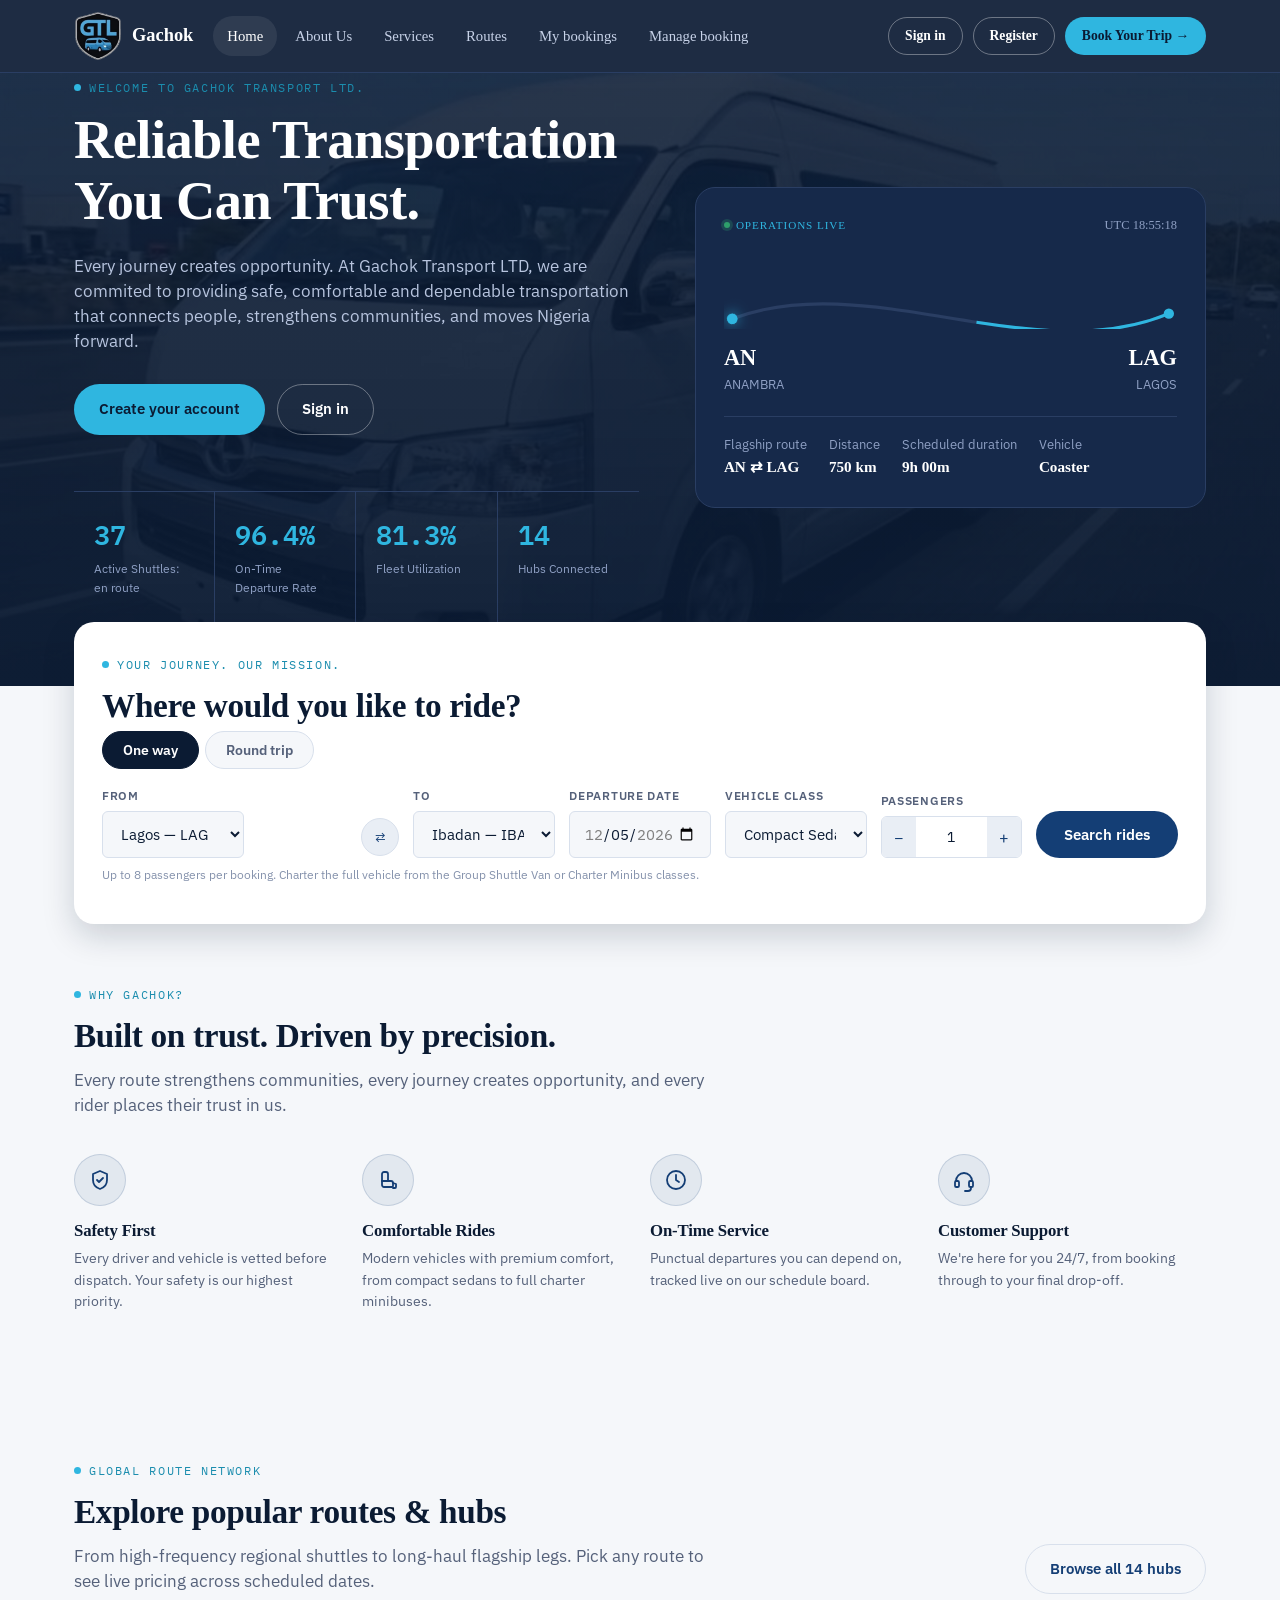
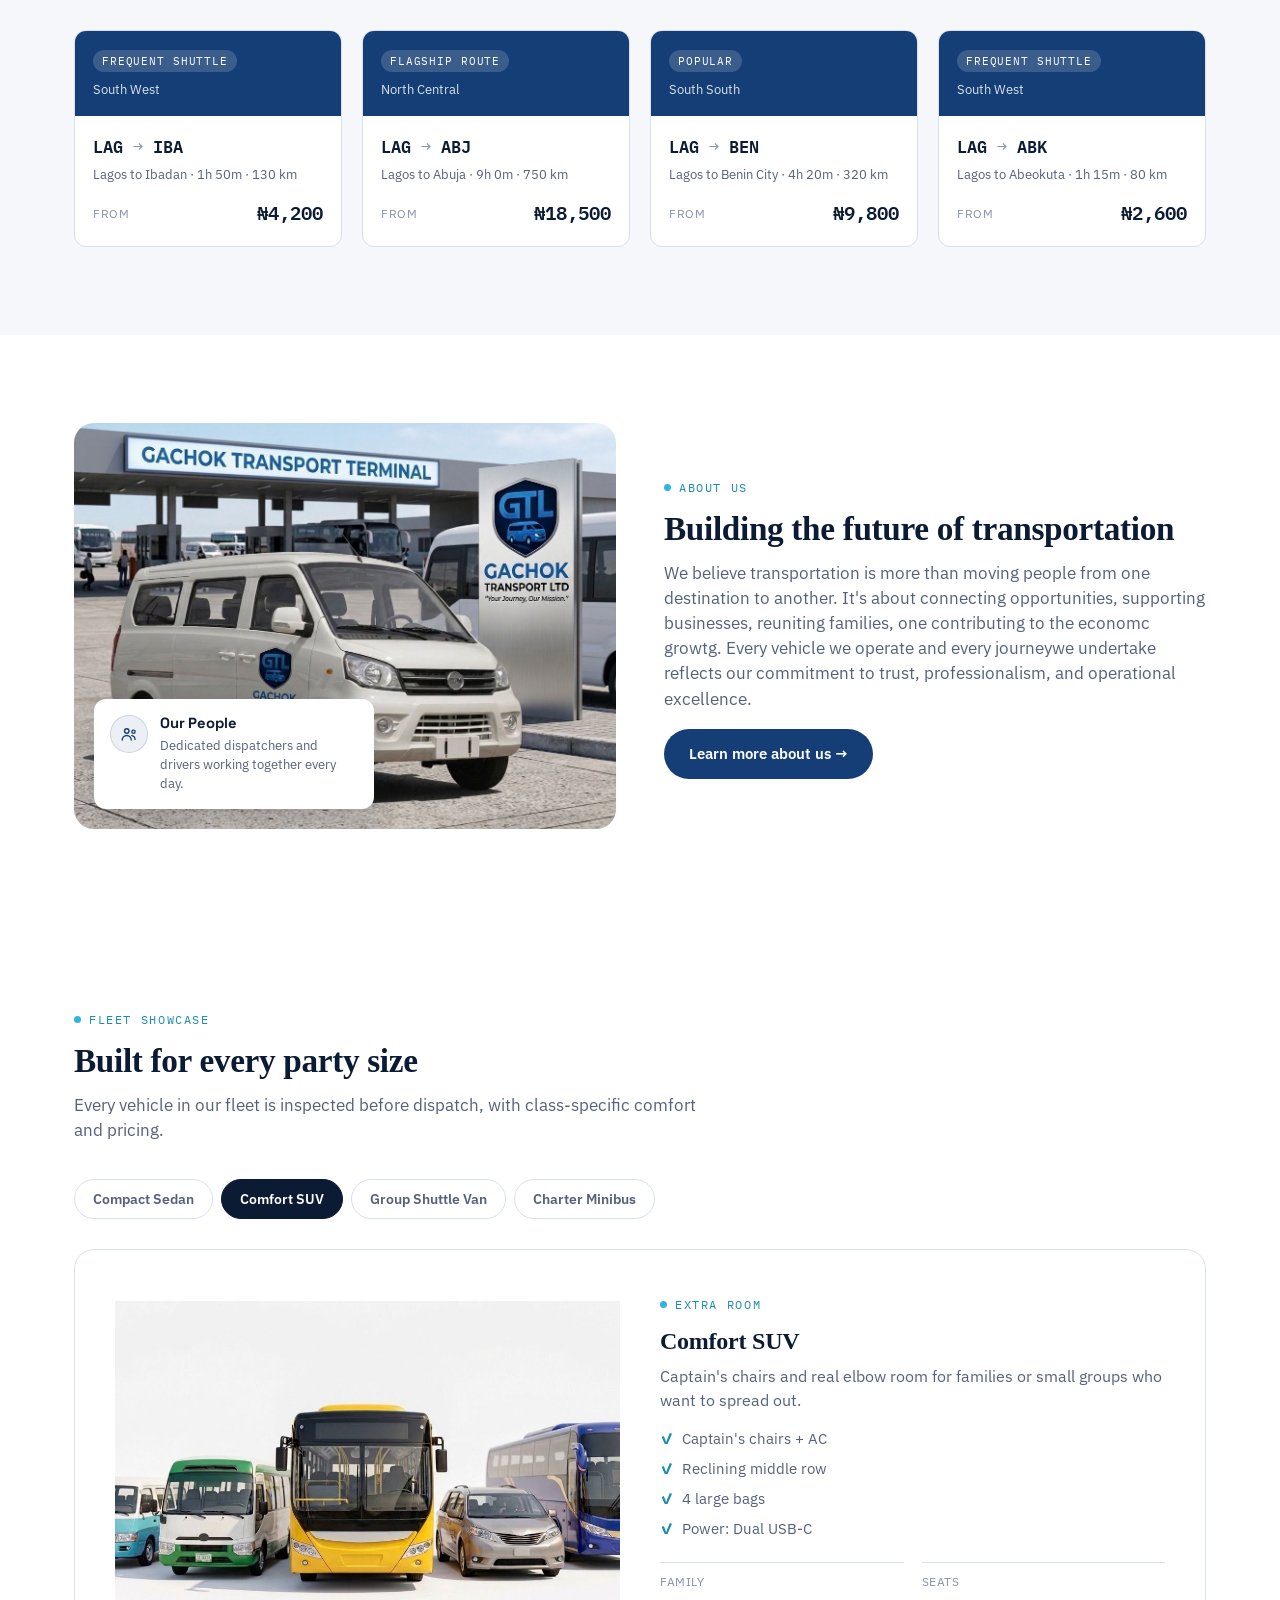
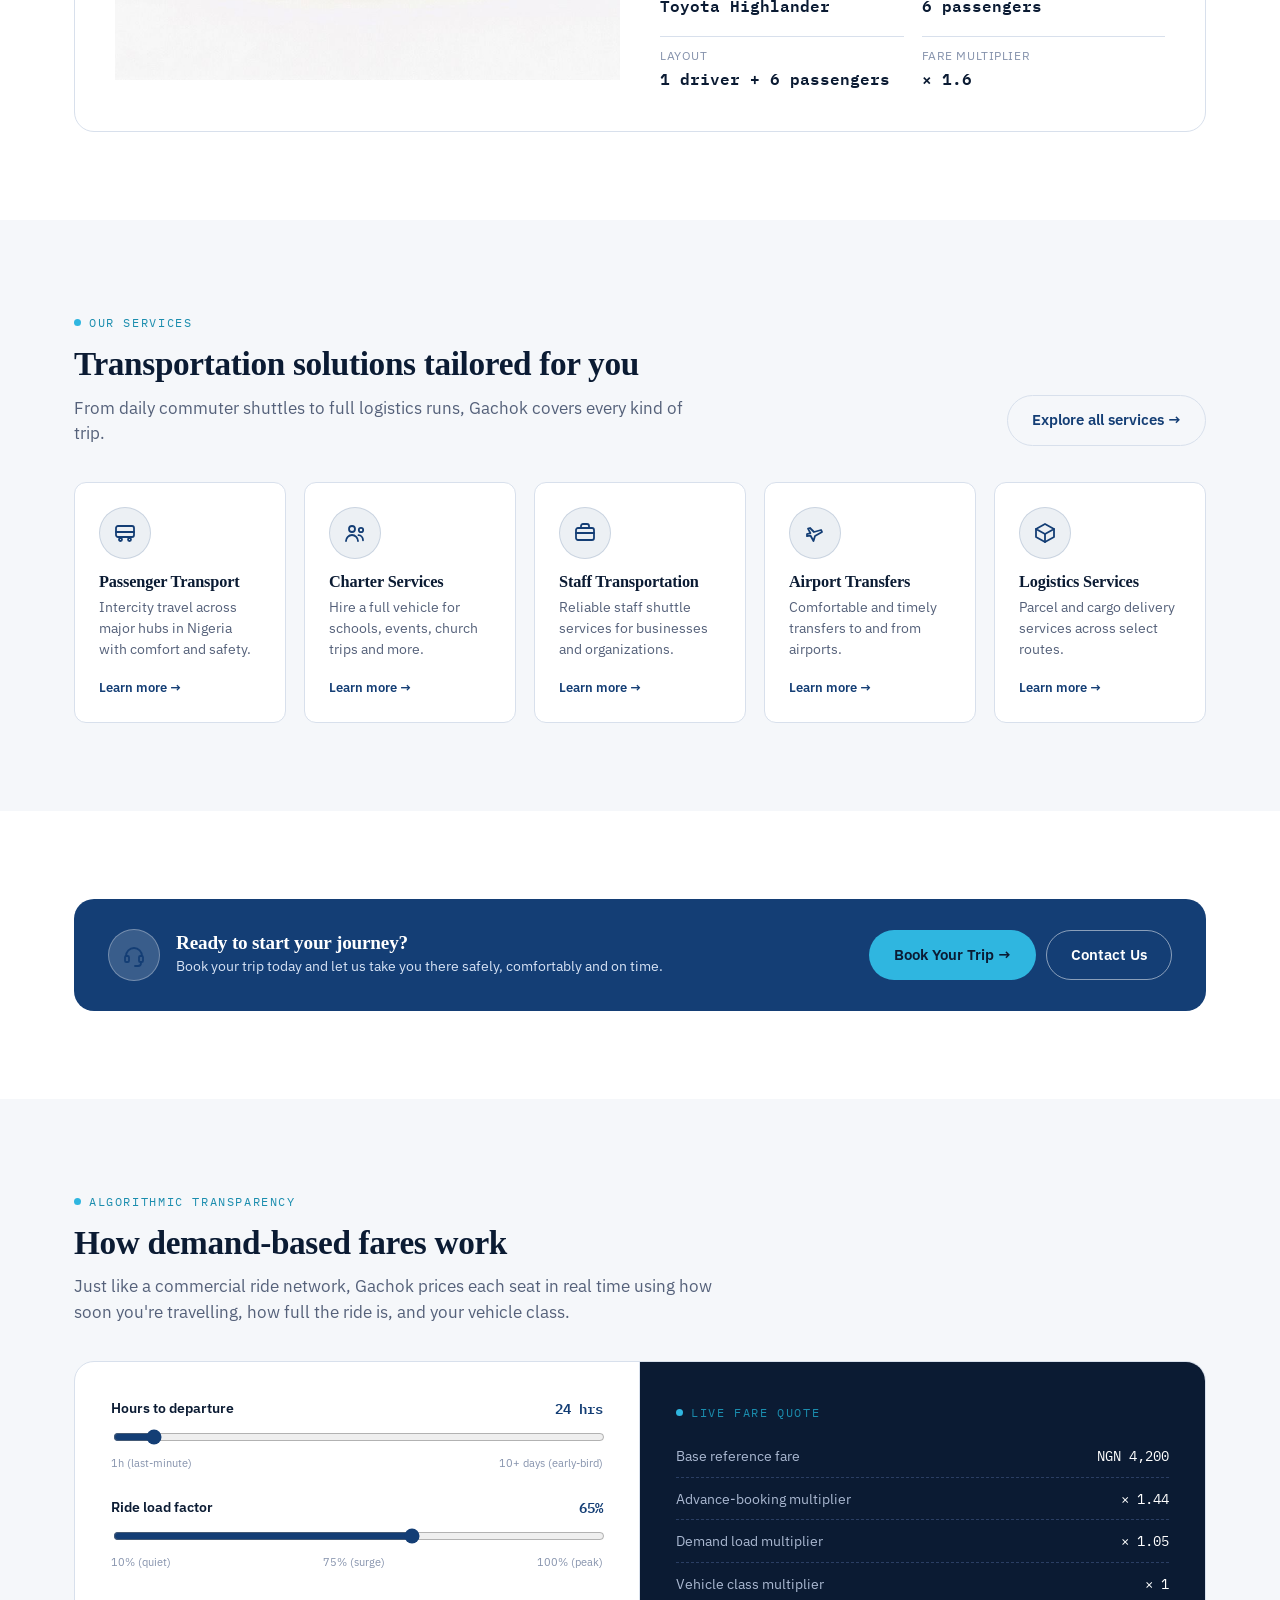
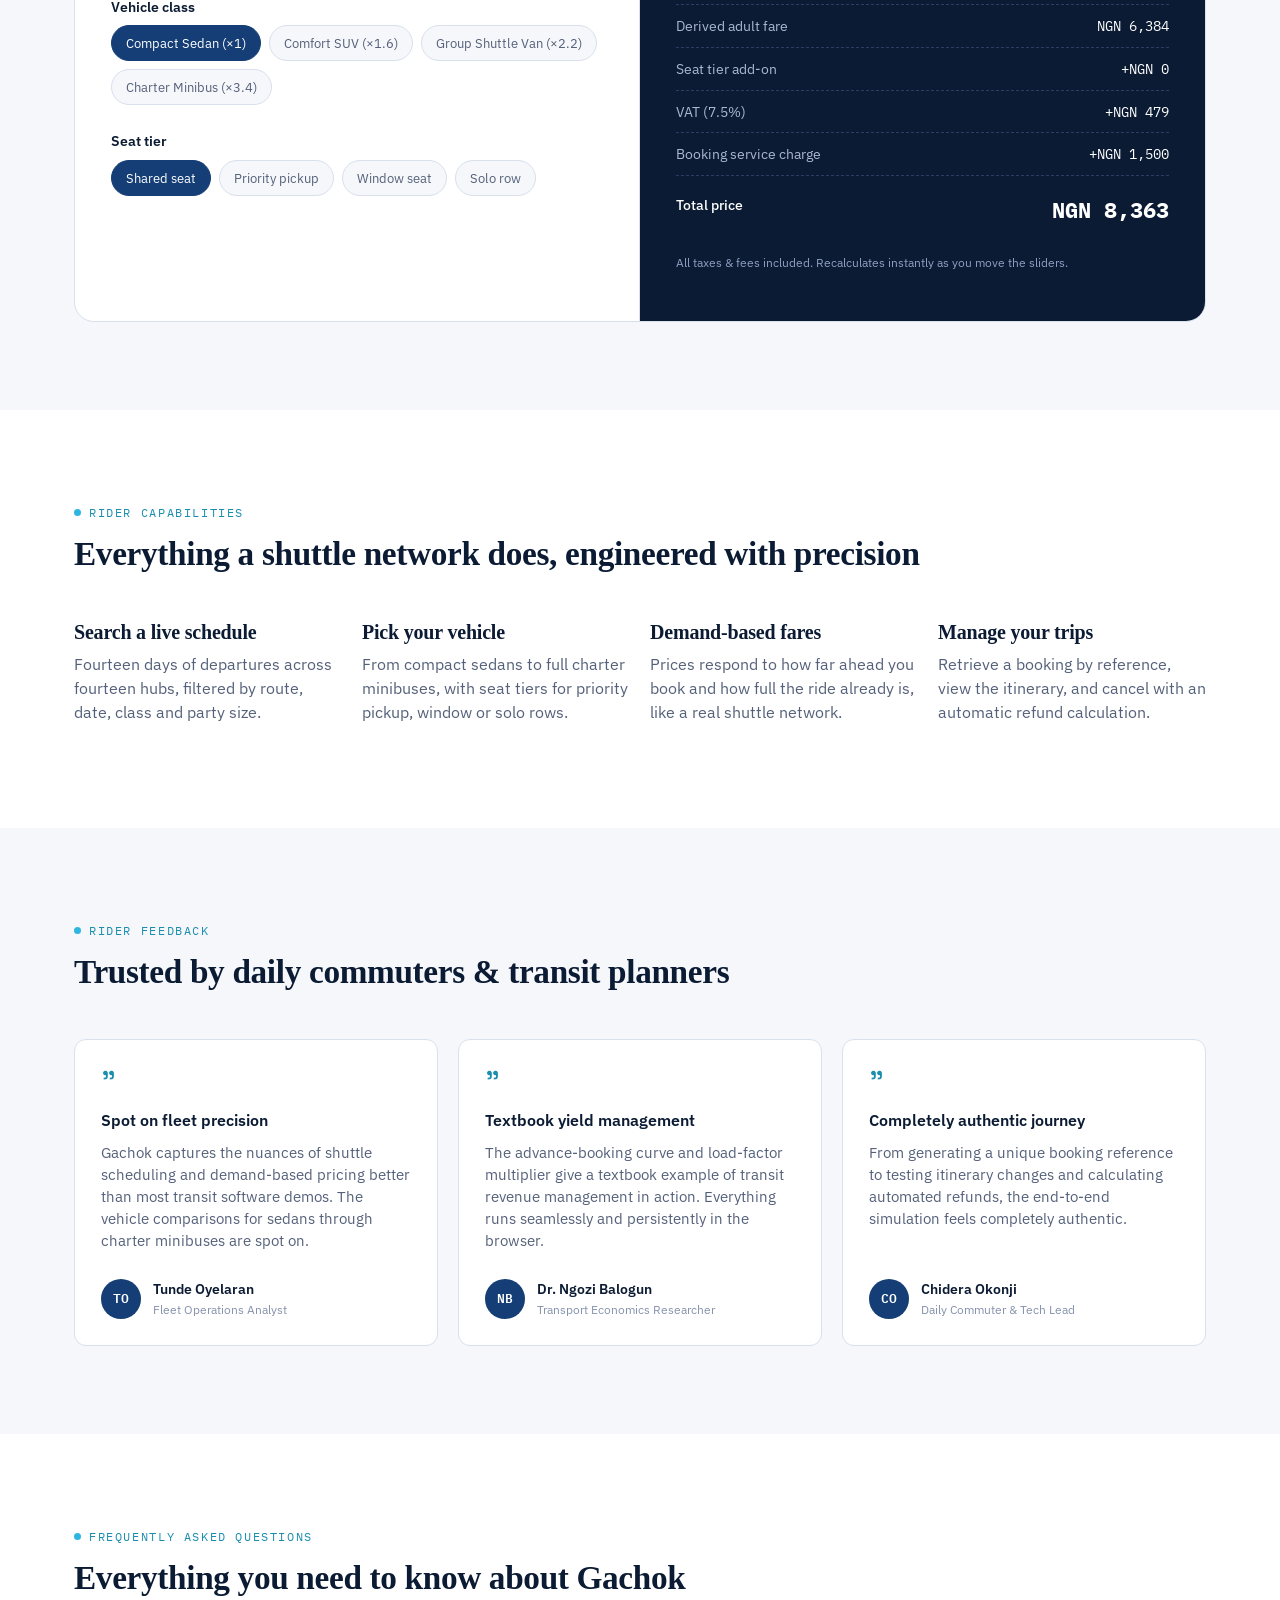
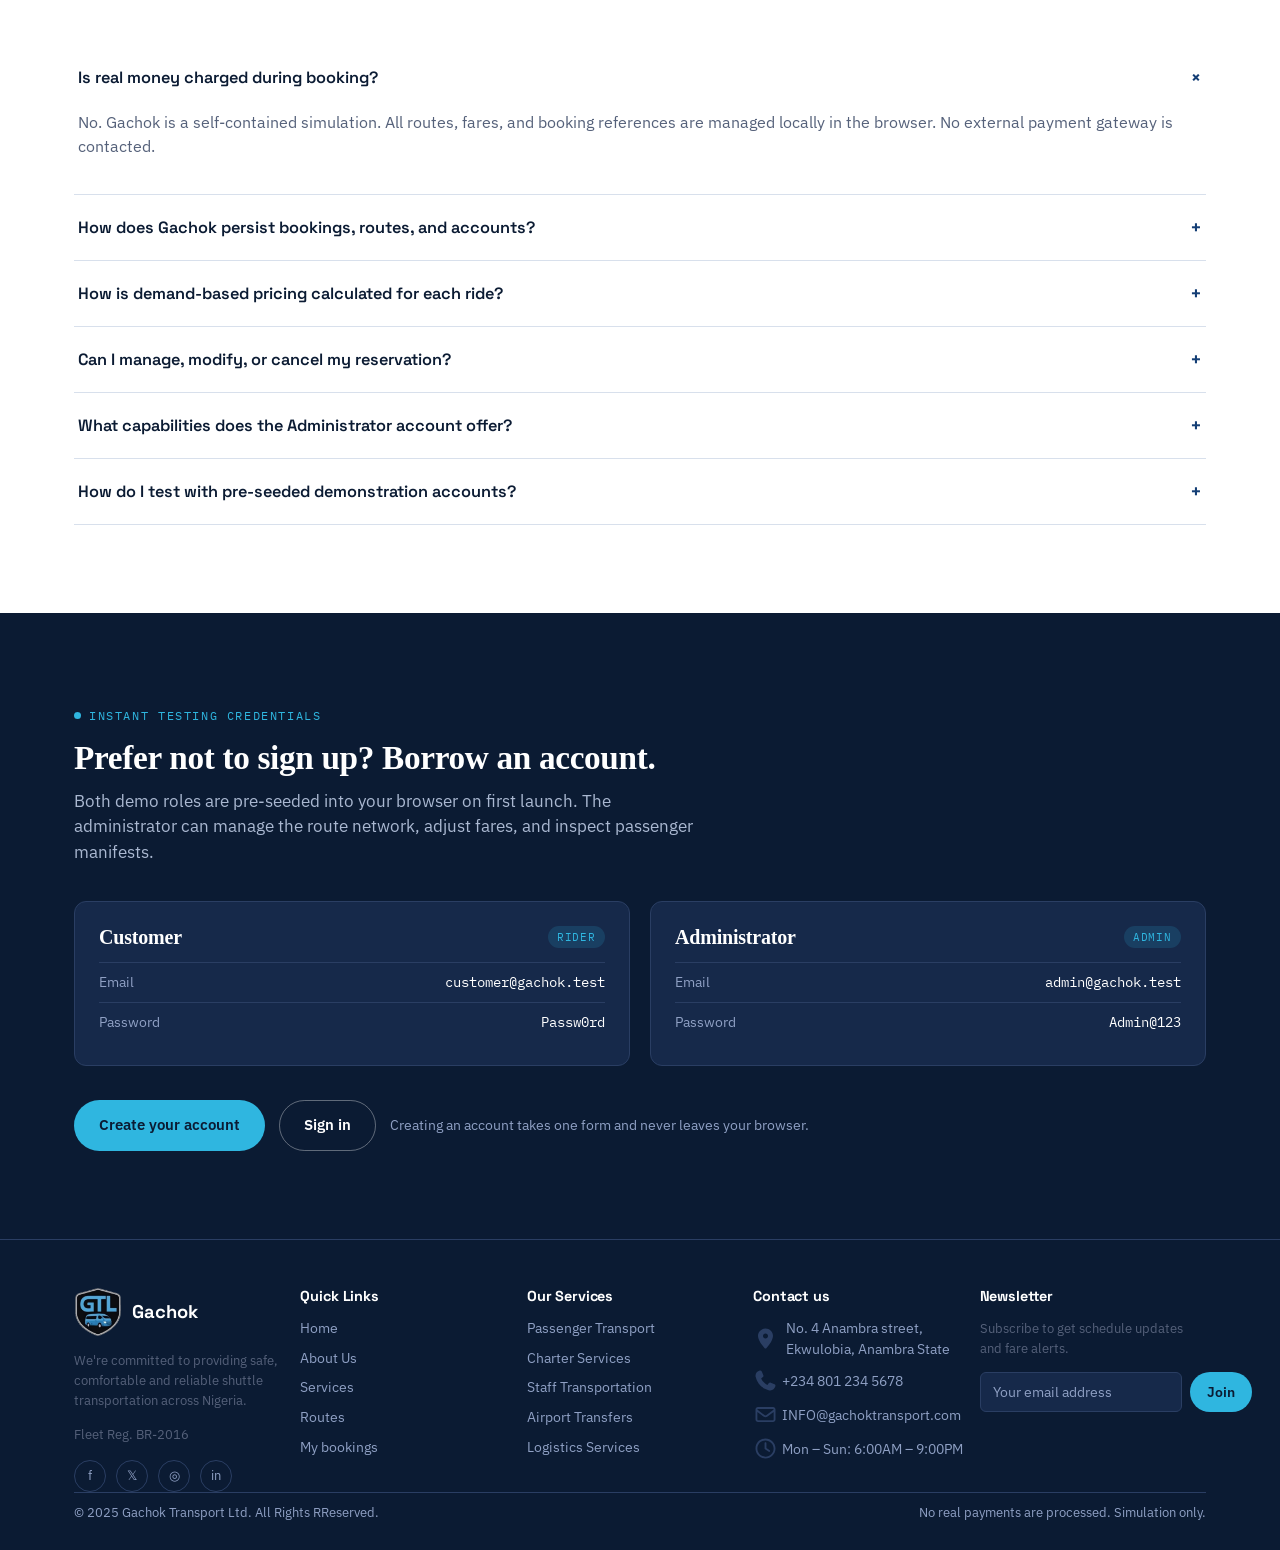
<file: index.html>
<!DOCTYPE html>
<html lang="en">
<head>
<meta charset="UTF-8">
<meta name="viewport" content="width=device-width, initial-scale=1, viewport-fit=cover">
<title>Gachok | Intercity Shuttle Booking</title>
<meta name="description" content="Book door-to-terminal shuttle rides across fourteen hubs. Live availability, demand-based fares, browser-based simulation.">
<link rel="preconnect" href="https://fonts.googleapis.com">
<link href="https://fonts.googleapis.com/css2?family=Space+Grotesk:wght@500;600;700&family=IBM+Plex+Sans:wght@400;500;600&family=IBM+Plex+Mono:wght@400;500;600;700&display=swap" rel="stylesheet">
<link rel="stylesheet" href="style.css">
</head>
<body>

<header id="site-header" class="site-header"></header>

<section class="hero">
  <div class="container hero-grid">
    <div>
      <div class="eyebrow">Welcome To Gachok Transport LTD.</div>
      <h1>Reliable Transportation You Can Trust.</h1>
      <p class="lede">Every journey creates opportunity. At Gachok Transport LTD, we are commited to providing safe, comfortable and dependable transportation that connects people, strengthens communities, and moves Nigeria forward.</p>
      <div class="hero-ctas">
        <a href="register.html" class="btn btn-accent home-account-cta">Create your account</a>
        <a href="login.html" class="btn btn-ghost home-auth-btn home-contact-cta" data-auth-action="signin">Sign in</a>
      </div>
      <div class="hero-stats">
        <div class="hero-stat"><div class="hero-stat-num" id="statShuttles">37</div><div class="hero-stat-label">Active Shuttles: en route</div></div>
        <div class="hero-stat"><div class="hero-stat-num">96.4%</div><div class="hero-stat-label">On-Time Departure Rate</div></div>
        <div class="hero-stat"><div class="hero-stat-num">81.3%</div><div class="hero-stat-label">Fleet Utilization</div></div>
        <div class="hero-stat"><div class="hero-stat-num">14</div><div class="hero-stat-label">Hubs Connected</div></div>
      </div>
    </div>

    <div class="route-diagram">
      <div class="route-diagram-top">
        <span class="route-diagram-badge">Operations live</span>
        <span class="route-diagram-clock" id="liveClock">UTC 00:00:00</span>
      </div>
      <svg class="route-line-svg" viewBox="0 0 440 70" aria-hidden="true">
        <path class="route-line-path" d="M8,60 C 140,10 300,110 432,55"/>
        <path class="route-line-progress" d="M8,60 C 140,10 300,110 432,55"/>
        <circle class="route-vehicle-dot" r="5"/>
        <circle cx="8" cy="60" r="5" fill="#2FB6E0"/>
        <circle cx="432" cy="55" r="5" fill="#2FB6E0"/>
      </svg>
      <div class="route-endpoints">
        <div class="route-endpoint">
          <div class="route-endpoint-code">AN</div>
          <div class="route-endpoint-city">ANAMBRA</div>
        </div>
        <div class="route-endpoint end">
          <div class="route-endpoint-code">LAG</div>
          <div class="route-endpoint-city">LAGOS</div>
        </div>
      </div>
      <div class="route-diagram-meta">
        <div>Flagship route<strong>AN ⇄ LAG</strong></div>
        <div>Distance<strong>750 km</strong></div>
        <div>Scheduled duration<strong>9h 00m</strong></div>
        <div>Vehicle<strong>Coaster</strong></div>
      </div>
    </div>
  </div>
</section>

<div class="container">
  <div class="search-card">
    <div class="eyebrow">Your Journey. Our Mission.</div>
    <h2 style="margin-bottom:6px;">Where would you like to ride?</h2>
    <div class="search-tabs">
      <button type="button" class="search-tab active" id="tabOneWay">One way</button>
      <button type="button" class="search-tab" id="tabRoundTrip">Round trip</button>
    </div>
    <form id="searchForm" class="search-grid">
      <div class="field">
        <label for="fromHub">From</label>
        <select id="fromHub" required></select>
      </div>
      <div class="field field-swap">
        <button type="button" class="swap-btn" id="swapHubs" aria-label="Swap origin and destination">⇄</button>
      </div>
      <div class="field">
        <label for="toHub">To</label>
        <select id="toHub" required></select>
      </div>
      <div class="field">
        <label for="rideDate">Departure date</label>
        <input type="date" id="rideDate" required>
      </div>
      <div class="field" id="returnDateWrap" style="display:none;">
        <label for="returnDate">Return date</label>
        <input type="date" id="returnDate">
      </div>
      <div class="field">
        <label for="vehicleClass">Vehicle class</label>
        <select id="vehicleClass"></select>
      </div>
      <div class="field">
        <label>Passengers</label>
        <div class="stepper">
          <button type="button" id="paxMinus">−</button>
          <span id="paxCount">1</span>
          <button type="button" id="paxPlus">+</button>
        </div>
      </div>
      <div class="field">
        <label>&nbsp;</label>
        <button type="submit" class="btn btn-primary btn-block">Search rides</button>
      </div>
      <p class="pax-note">Up to 8 passengers per booking. Charter the full vehicle from the Group Shuttle Van or Charter Minibus classes.</p>
    </form>
  </div>
</div>

<section class="section section--tight">
  <div class="container">
    <div class="section-head">
      <div>
        <div class="eyebrow">Why Gachok?</div>
        <h2>Built on trust. Driven by precision.</h2>
        <p class="lede">Every route strengthens communities, every journey creates opportunity, and every rider places their trust in us.</p>
      </div>
    </div>
    <div class="grid-4" id="whyChooseGrid"></div>
  </div>
</section>

<section class="section">
  <div class="container">
    <div class="section-head">
      <div>
        <div class="eyebrow">Global route network</div>
        <h2>Explore popular routes &amp; hubs</h2>
        <p class="lede">From high-frequency regional shuttles to long-haul flagship legs. Pick any route to see live pricing across scheduled dates.</p>
      </div>
      <a href="search.html?from=LAG&amp;to=IBA" class="btn btn-outline">Browse all 14 hubs</a>
    </div>
    <div class="grid-4" id="routeCards"></div>
  </div>
</section>

<section class="section section--alt">
  <div class="container">
    <div class="split-panel">
      <div class="split-media">
        <img src="New folder\terminal.jpg" alt="Gachok Terminal" class="media-illustration" >
        <div class="overlay-card">
          <div class="icon-feature-badge" id="overlayIcon"></div>
          <div>
            <h4>Our People</h4>
            <p>Dedicated dispatchers and drivers working together every day.</p>
          </div>
        </div>
      </div>
      <div>
        <div class="eyebrow">About us</div>
        <h2>Building the future of transportation</h2>
        <p class="lede">We believe transportation is more than moving people from one destination to another. It's about connecting opportunities, supporting businesses, reuniting families,  one contributing to the economc growtg. Every vehicle we operate and every journeywe undertake reflects our commitment to trust, professionalism, and operational excellence.</p>
        <a href="about.html" class="btn btn-primary">Learn more about us →</a>
      </div>
    </div>
  </div>
</section>

<section class="section section--alt">
  <div class="container">
    <div class="section-head">
      <div>
        <div class="eyebrow">Fleet showcase</div>
        <h2>Built for every party size</h2>
        <p class="lede">Every vehicle in our fleet is inspected before dispatch, with class-specific comfort and pricing.</p>
      </div>
    </div>
    <div class="fleet-tabs" id="fleetTabs"></div>
    <div class="fleet-panel" id="fleetPanel"></div>
  </div>
</section>

<section class="section">
  <div class="container">
    <div class="section-head">
      <div>
        <div class="eyebrow">Our services</div>
        <h2>Transportation solutions tailored for you</h2>
        <p class="lede">From daily commuter shuttles to full logistics runs, Gachok covers every kind of trip.</p>
      </div>
      <a href="services.html" class="btn btn-outline">Explore all services →</a>
    </div>
    <div class="services-grid" id="servicesPreviewGrid"></div>
  </div>
</section>

<section class="section section--alt">
  <div class="container">
    <div class="cta-banner">
      <div class="cta-banner-left">
        <div class="icon-feature-badge" id="ctaIcon"></div>
        <div>
          <h3>Ready to start your journey?</h3>
          <p>Book your trip today and let us take you there safely, comfortably and on time.</p>
        </div>
      </div>
      <div class="cta-banner-actions">
        <a href="#searchForm" class="btn btn-accent">Book Your Trip →</a>
        <a href="about.html" class="btn btn-outline">Contact Us</a>
      </div>
    </div>
  </div>
</section>

<section class="section">
  <div class="container">
    <div class="section-head">
      <div>
        <div class="eyebrow">Algorithmic transparency</div>
        <h2>How demand-based fares work</h2>
        <p class="lede">Just like a commercial ride network, Gachok prices each seat in real time using how soon you're travelling, how full the ride is, and your vehicle class.</p>
      </div>
    </div>
    <div class="calc-panel">
      <div class="calc-inputs">
        <div class="calc-group">
          <div class="calc-group-label">Hours to departure <span class="value" id="calcHoursVal">24 hrs</span></div>
          <input type="range" id="calcHours" min="1" max="336" value="24">
          <div class="range-ticks"><span>1h (last-minute)</span><span>10+ days (early-bird)</span></div>
        </div>
        <div class="calc-group">
          <div class="calc-group-label">Ride load factor <span class="value" id="calcLoadVal">65%</span></div>
          <input type="range" id="calcLoad" min="10" max="100" value="65">
          <div class="range-ticks"><span>10% (quiet)</span><span>75% (surge)</span><span>100% (peak)</span></div>
        </div>
        <div class="calc-group">
          <div class="calc-group-label">Vehicle class</div>
          <div class="chip-row" id="calcVehicleChips"></div>
        </div>
        <div class="calc-group" style="margin-bottom:0;">
          <div class="calc-group-label">Seat tier</div>
          <div class="chip-row" id="calcTierChips"></div>
        </div>
      </div>
      <div class="calc-output">
        <div class="eyebrow">Live fare quote</div>
        <div class="calc-line"><span>Base reference fare</span><span class="mono" id="outBase">NGN 4,200</span></div>
        <div class="calc-line"><span>Advance-booking multiplier</span><span class="mono" id="outAdv">× 1.00</span></div>
        <div class="calc-line"><span>Demand load multiplier</span><span class="mono" id="outDem">× 1.08</span></div>
        <div class="calc-line"><span>Vehicle class multiplier</span><span class="mono" id="outCls">× 1.0</span></div>
        <div class="calc-line"><span>Derived adult fare</span><span class="mono" id="outPerSeat">NGN 0</span></div>
        <div class="calc-line"><span>Seat tier add-on</span><span class="mono" id="outTier">+NGN 0</span></div>
        <div class="calc-line"><span>VAT (7.5%)</span><span class="mono" id="outVat">+NGN 0</span></div>
        <div class="calc-line"><span>Booking service charge</span><span class="mono" id="outSvc">+NGN 1,500</span></div>
        <div class="calc-line total"><span>Total price</span><span id="outTotal">NGN 0</span></div>
        <p class="calc-foot">All taxes &amp; fees included. Recalculates instantly as you move the sliders.</p>
      </div>
    </div>
  </div>
</section>

<section class="section section--alt">
  <div class="container">
    <div class="section-head">
      <div>
        <div class="eyebrow">Rider capabilities</div>
        <h2>Everything a shuttle network does, engineered with precision</h2>
      </div>
    </div>
    <div class="grid-4">
      <div><h3>Search a live schedule</h3><p>Fourteen days of departures across fourteen hubs, filtered by route, date, class and party size.</p></div>
      <div><h3>Pick your vehicle</h3><p>From compact sedans to full charter minibuses, with seat tiers for priority pickup, window or solo rows.</p></div>
      <div><h3>Demand-based fares</h3><p>Prices respond to how far ahead you book and how full the ride already is, like a real shuttle network.</p></div>
      <div><h3>Manage your trips</h3><p>Retrieve a booking by reference, view the itinerary, and cancel with an automatic refund calculation.</p></div>
    </div>
  </div>
</section>

<section class="section">
  <div class="container">
    <div class="section-head">
      <div>
        <div class="eyebrow">Rider feedback</div>
        <h2>Trusted by daily commuters &amp; transit planners</h2>
      </div>
    </div>
    <div class="grid-3">
      <div class="quote-card">
        <div class="quote-mark">"</div>
        <div class="quote-title">Spot on fleet precision</div>
        <p class="quote-body">Gachok captures the nuances of shuttle scheduling and demand-based pricing better than most transit software demos. The vehicle comparisons for sedans through charter minibuses are spot on.</p>
        <div class="quote-person"><div class="avatar">TO</div><div><div class="quote-name">Tunde Oyelaran</div><div class="quote-role">Fleet Operations Analyst</div></div></div>
      </div>
      <div class="quote-card">
        <div class="quote-mark">"</div>
        <div class="quote-title">Textbook yield management</div>
        <p class="quote-body">The advance-booking curve and load-factor multiplier give a textbook example of transit revenue management in action. Everything runs seamlessly and persistently in the browser.</p>
        <div class="quote-person"><div class="avatar">NB</div><div><div class="quote-name">Dr. Ngozi Balogun</div><div class="quote-role">Transport Economics Researcher</div></div></div>
      </div>
      <div class="quote-card">
        <div class="quote-mark">"</div>
        <div class="quote-title">Completely authentic journey</div>
        <p class="quote-body">From generating a unique booking reference to testing itinerary changes and calculating automated refunds, the end-to-end simulation feels completely authentic.</p>
        <div class="quote-person"><div class="avatar">CO</div><div><div class="quote-name">Chidera Okonji</div><div class="quote-role">Daily Commuter &amp; Tech Lead</div></div></div>
      </div>
    </div>
  </div>
</section>

<section class="section section--alt">
  <div class="container">
    <div class="section-head">
      <div>
        <div class="eyebrow">Frequently asked questions</div>
        <h2>Everything you need to know about Gachok</h2>
      </div>
    </div>
    <div id="faqList"></div>
  </div>
</section>

<section class="section section--dark">
  <div class="container">
    <div class="section-head">
      <div>
        <div class="eyebrow">Instant testing credentials</div>
        <h2>Prefer not to sign up? Borrow an account.</h2>
        <p class="lede">Both demo roles are pre-seeded into your browser on first launch. The administrator can manage the route network, adjust fares, and inspect passenger manifests.</p>
      </div>
    </div>
    <div class="demo-grid">
      <div class="demo-card">
        <div class="demo-card-top"><h3 style="margin:0;">Customer</h3><span class="demo-role-badge">Rider</span></div>
        <div class="demo-field"><span>Email</span><span>customer@gachok.test</span></div>
        <div class="demo-field"><span>Password</span><span>Passw0rd</span></div>
      </div>
      <div class="demo-card">
        <div class="demo-card-top"><h3 style="margin:0;">Administrator</h3><span class="demo-role-badge">Admin</span></div>
        <div class="demo-field"><span>Email</span><span>admin@gachok.test</span></div>
        <div class="demo-field"><span>Password</span><span>Admin@123</span></div>
      </div>
    </div>
    <div style="margin-top:34px; display:flex; gap:14px; flex-wrap:wrap; align-items:center;">
      <a href="register.html" class="btn btn-accent home-account-cta">Create your account</a>
      <a href="login.html" class="btn btn-ghost home-auth-btn home-contact-cta" data-auth-action="signin">Sign in</a>
      <p style="margin:0; color:#8FA0C4; font-size:0.86rem;">Creating an account takes one form and never leaves your browser.</p>
    </div>
  </div>
</section>

<footer id="site-footer" class="site-footer"></footer>

<script src="js/data.js"></script>
<script src="js/icons.js"></script>
<script src="js/store.js"></script>
<script src="js/nav.js"></script>
<script src="js/home.js"></script>
</body>
</html>
</file>
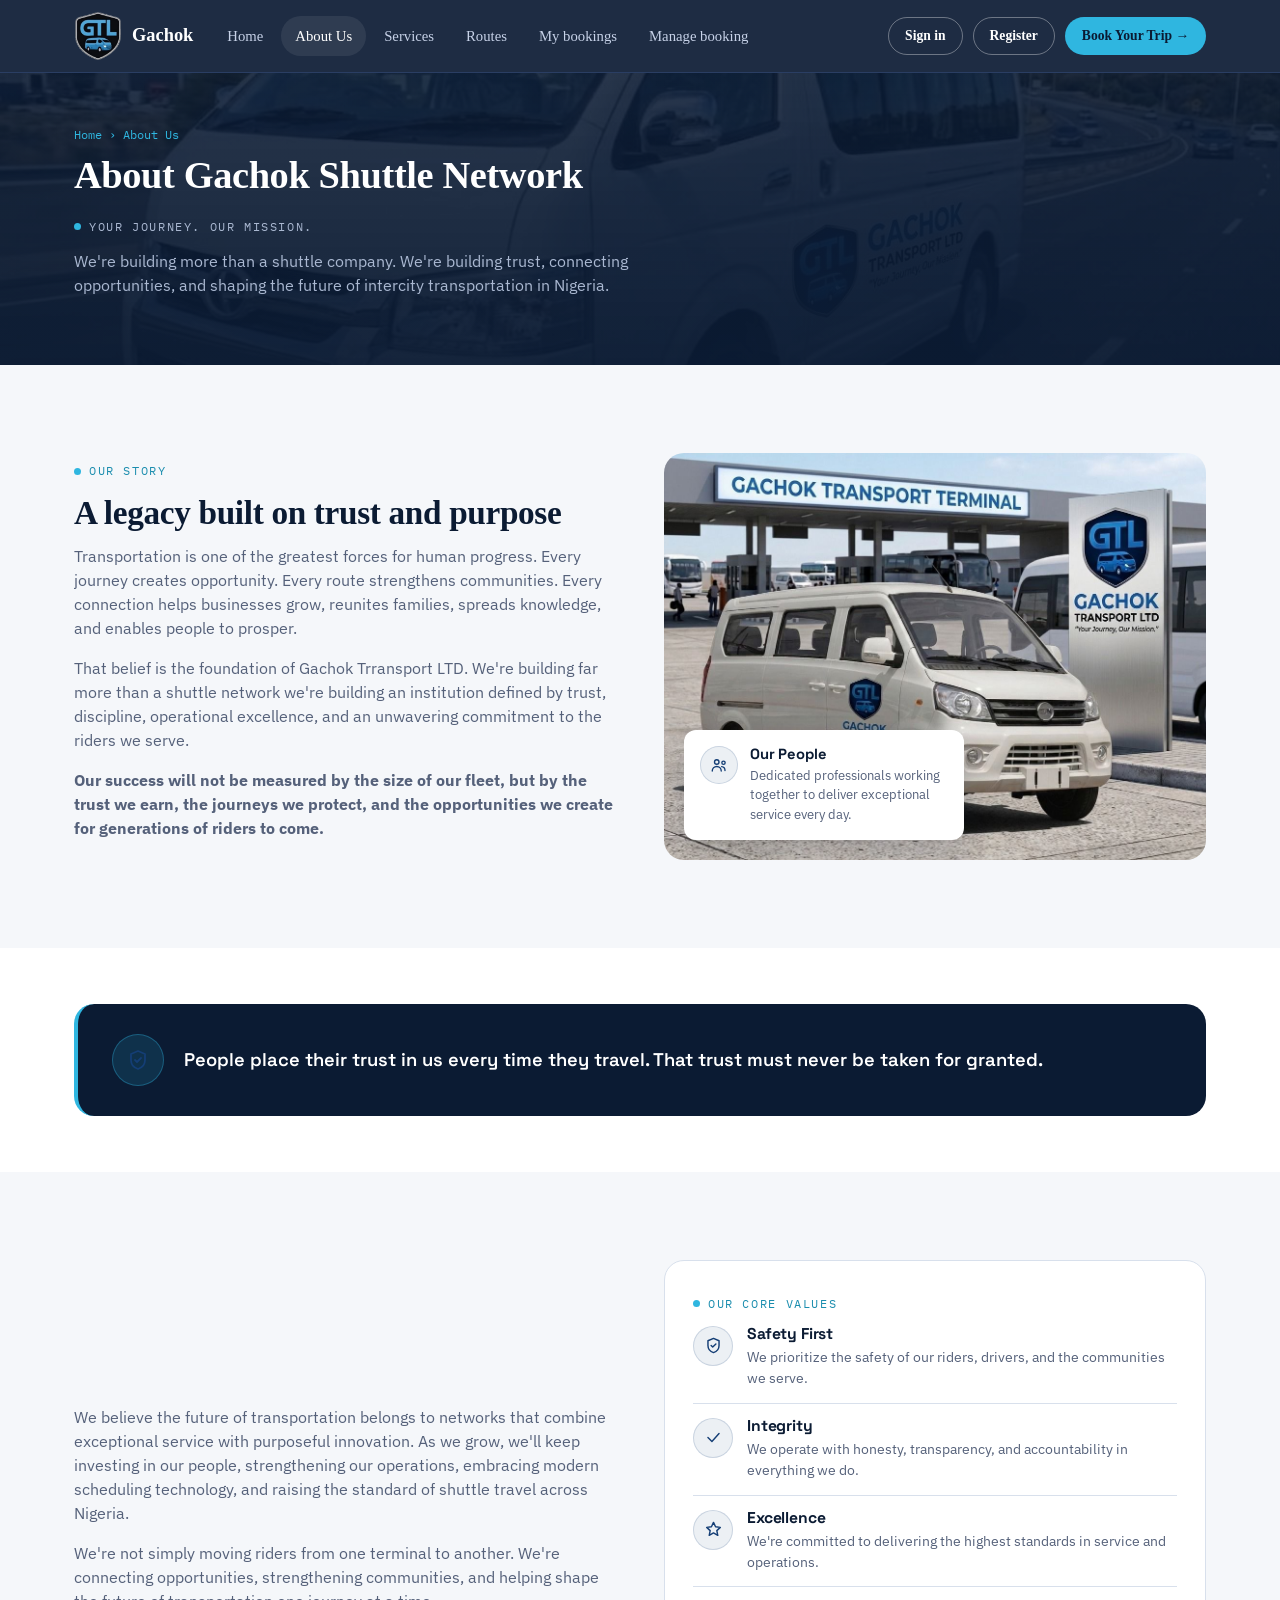
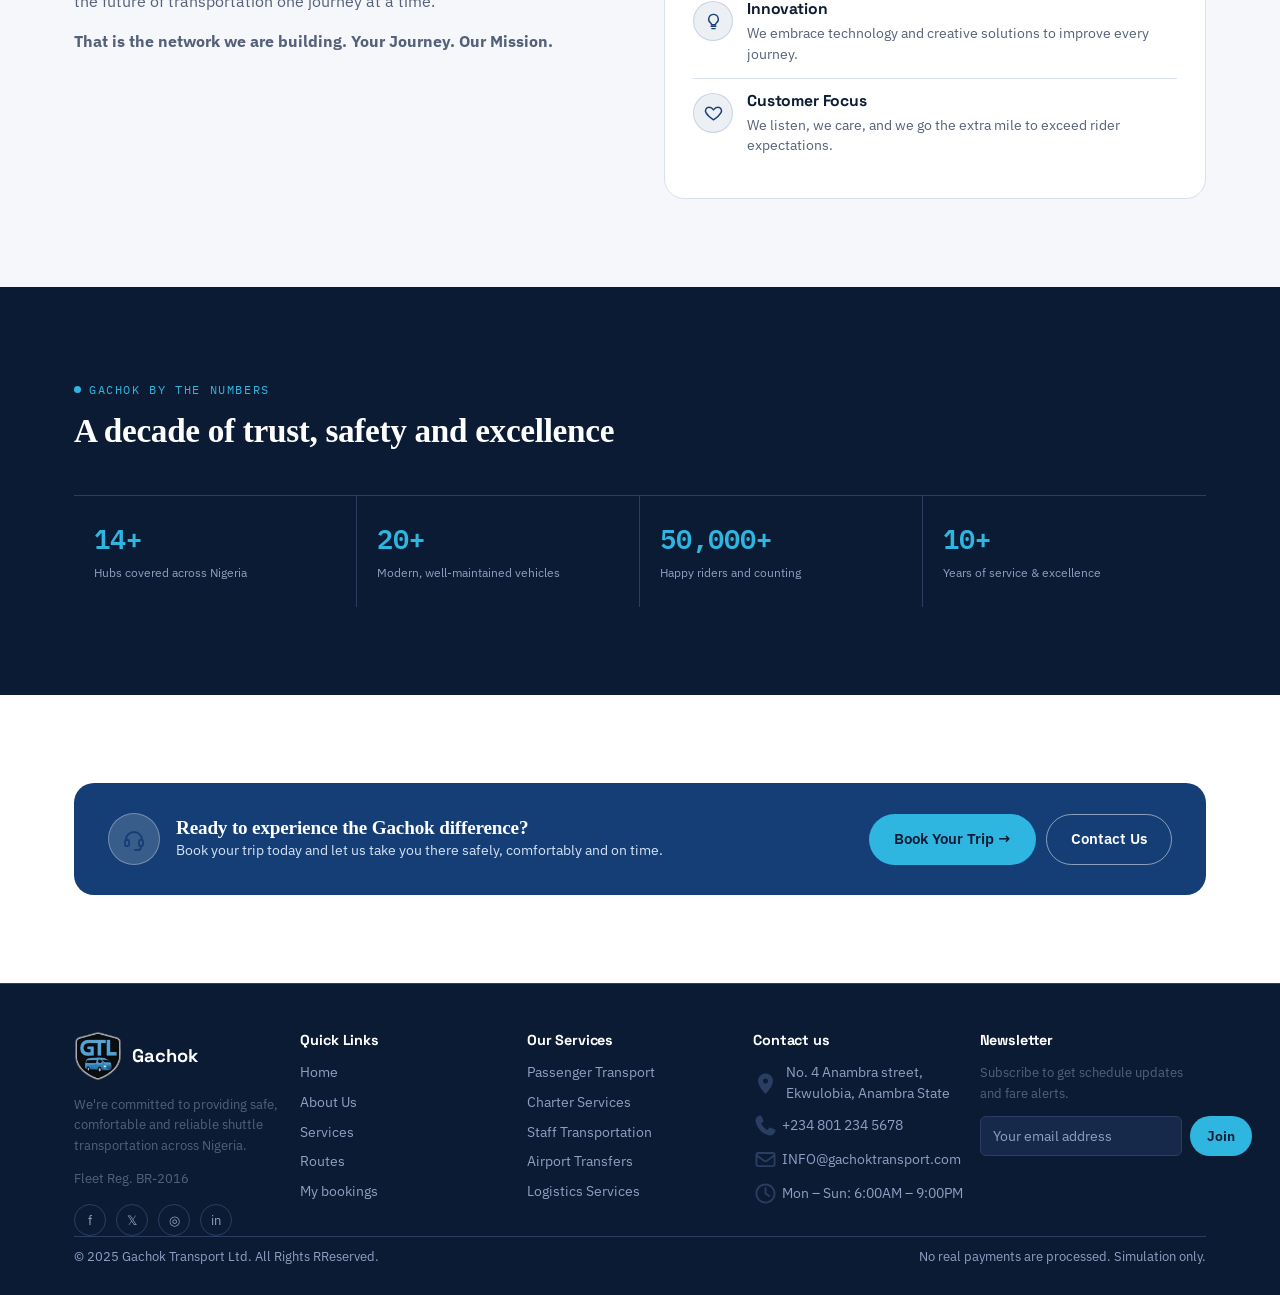
<file: about.html>
<!DOCTYPE html>
<html lang="en">
<head>
<meta charset="UTF-8">
<meta name="viewport" content="width=device-width, initial-scale=1, viewport-fit=cover">
<title>About Us | Gachok</title>
<meta name="description" content="Gachok-inspired story page for Gachok — safety, integrity, and a decade of trust across the shuttle network.">
<link rel="preconnect" href="https://fonts.googleapis.com">
<link href="https://fonts.googleapis.com/css2?family=Space+Grotesk:wght@500;600;700&family=IBM+Plex+Sans:wght@400;500;600&family=IBM+Plex+Mono:wght@400;500;600;700&display=swap" rel="stylesheet">
<link rel="stylesheet" href="style.css">
</head>
<body>


<header id="site-header" class="site-header"></header>

<section class="page-hero">
  <div class="container">
    <div class="breadcrumb"><a href="index.html" style="color:var(--signal-cyan);">Home</a> › About Us</div>
    <h1 style="font-size:2.4rem; max-width:640px;">About Gachok Shuttle Network</h1>
    <p class="eyebrow" style="margin-top:4px;">Your Journey. Our Mission.</p>
    <p style="max-width:600px;">We're building more than a shuttle company. We're building trust, connecting opportunities, and shaping the future of intercity transportation in Nigeria.</p>
  </div>
</section>

<section class="section">
  <div class="container">
    <div class="split-panel">
      <div>
        <div class="eyebrow">Our story</div>
        <h2>A legacy built on trust and purpose</h2>
        <p>Transportation is one of the greatest forces for human progress. Every journey creates opportunity. Every route strengthens communities. Every connection helps businesses grow, reunites families, spreads knowledge, and enables people to prosper.</p>
        <p>That belief is the foundation of Gachok Trransport LTD. We're building far more than a shuttle network  we're building an institution defined by trust, discipline, operational excellence, and an unwavering commitment to the riders we serve.</p>
        <p><strong>Our success will not be measured by the size of our fleet, but by the trust we earn, the journeys we protect, and the opportunities we create for generations of riders to come.</strong></p>
      </div>
      <div class="split-media">
        <img src="New folder\terminal.jpg" alt="Gachok Terminal" class="media-illustration" >
        <div class="overlay-card">
          <div class="icon-feature-badge" id="overlayIcon"></div>
          <div>
            <h4>Our People</h4>
            <p>Dedicated professionals working together to deliver exceptional service every day.</p>
          </div>
        </div>
      </div>
    </div>
  </div>
</section>

<section class="section section--tight section--alt">
  <div class="container">
    <div class="quote-banner">
      <div class="icon-feature-badge" id="quoteIcon"></div>
      <p>People place their trust in us every time they travel. That trust must never be taken for granted.</p>
    </div>
  </div>
</section>

<section class="section">
  <div class="container">
    <div class="split-panel">
      <div>
        <p>We believe the future of transportation belongs to networks that combine exceptional service with purposeful innovation. As we grow, we'll keep investing in our people, strengthening our operations, embracing modern scheduling technology, and raising the standard of shuttle travel across Nigeria.</p>
        <p>We're not simply moving riders from one terminal to another. We're connecting opportunities, strengthening communities, and helping shape the future of transportation one journey at a time.</p>
        <p style="margin-bottom:0;"><strong>That is the network we are building. Your Journey. Our Mission.</strong></p>
      </div>
      <div class="values-card">
        <div class="eyebrow">Our core values</div>
        <div id="coreValuesList"></div>
      </div>
    </div>
  </div>
</section>

<section class="section section--dark">
  <div class="container">
    <div class="section-head" style="margin-bottom:32px;">
      <div>
        <div class="eyebrow">Gachok by the numbers</div>
        <h2>A decade of trust, safety and excellence</h2>
      </div>
    </div>
    <div class="hero-stats" style="border-top:1px solid var(--line-dark); margin-top:0;">
      <div class="hero-stat"><div class="hero-stat-num">14+</div><div class="hero-stat-label">Hubs covered across Nigeria</div></div>
      <div class="hero-stat"><div class="hero-stat-num">20+</div><div class="hero-stat-label">Modern, well-maintained vehicles</div></div>
      <div class="hero-stat"><div class="hero-stat-num">50,000+</div><div class="hero-stat-label">Happy riders and counting</div></div>
      <div class="hero-stat"><div class="hero-stat-num">10+</div><div class="hero-stat-label">Years of service &amp; excellence</div></div>
    </div>
  </div>
</section>

<section class="section section--alt">
  <div class="container">
    <div class="cta-banner">
      <div class="cta-banner-left">
        <div class="icon-feature-badge" id="ctaIcon"></div>
        <div>
          <h3>Ready to experience the Gachok difference?</h3>
          <p>Book your trip today and let us take you there safely, comfortably and on time.</p>
        </div>
      </div>
      <div class="cta-banner-actions">
        <a href="index.html#searchForm" class="btn btn-accent">Book Your Trip →</a>
        <a href="mailto:hello@gachok.test" class="btn btn-outline">Contact Us</a>
      </div>
    </div>
  </div>
</section>

<footer id="site-footer" class="site-footer"></footer>

<script src="js/data.js"></script>
<script src="js/icons.js"></script>
<script src="js/store.js"></script>
<script src="js/nav.js"></script>
<script src="js/about.js"></script>
</body>
</html>
</file>
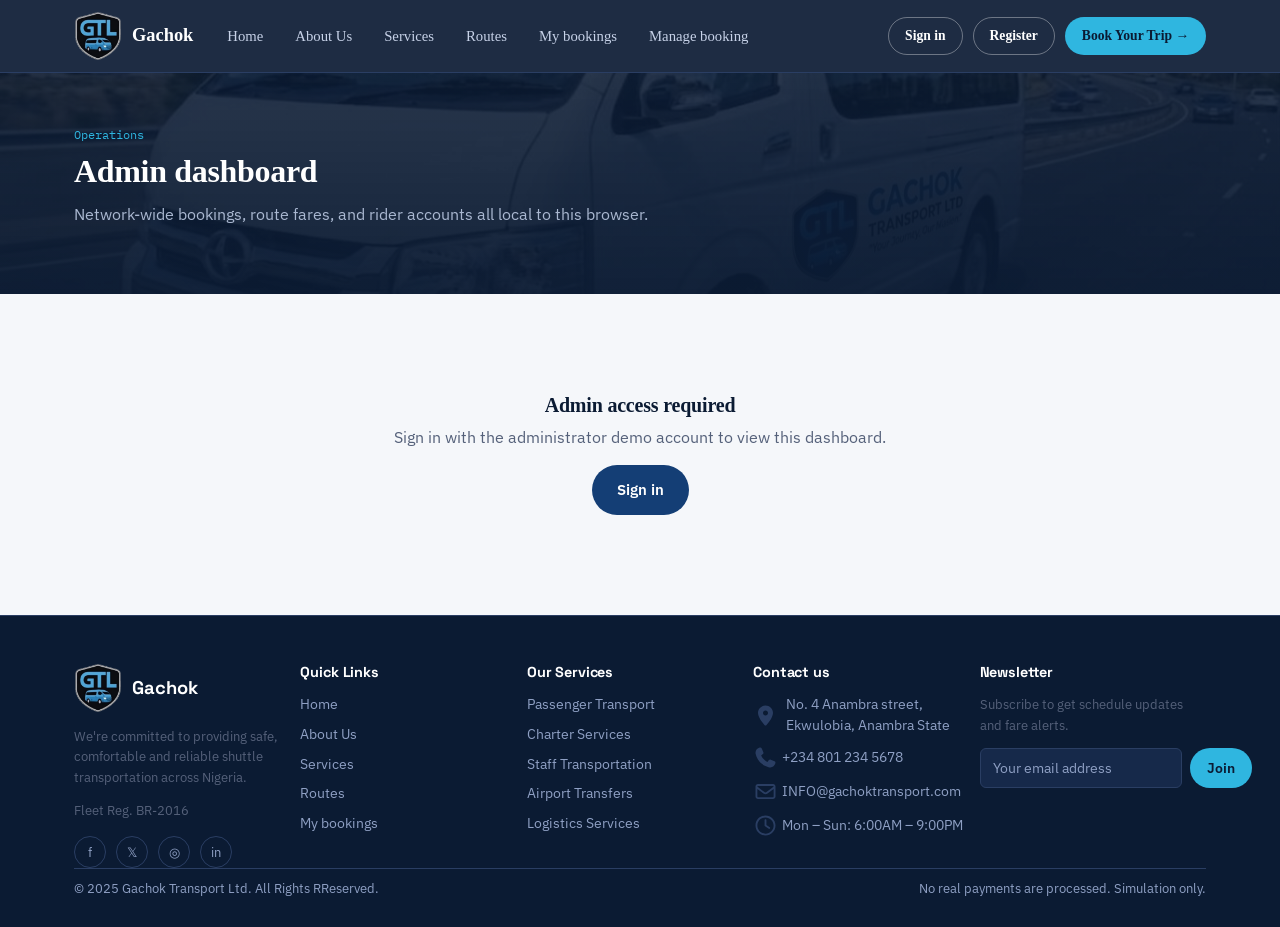
<file: admin.html>
<!DOCTYPE html>
<html lang="en">
<head>
<meta charset="UTF-8">
<meta name="viewport" content="width=device-width, initial-scale=1, viewport-fit=cover">
<title>Admin dashboard | Gachok</title>
<link rel="preconnect" href="https://fonts.googleapis.com">
<link href="https://fonts.googleapis.com/css2?family=Space+Grotesk:wght@500;600;700&family=IBM+Plex+Sans:wght@400;500;600&family=IBM+Plex+Mono:wght@400;500;600;700&display=swap" rel="stylesheet">
<link rel="stylesheet" href="style.css">
</head>
<body>

<header id="site-header" class="site-header"></header>

<section class="page-hero">
  <div class="container">
    <div class="breadcrumb">Operations</div>
    <h1 style="font-size:2rem;">Admin dashboard</h1>
    <p>Network-wide bookings, route fares, and rider accounts all local to this browser.</p>
  </div>
</section>

<div class="container" style="padding:40px 24px;">
  <div id="notAdmin" class="empty-state" style="display:none;">
    <h3>Admin access required</h3>
    <p>Sign in with the administrator demo account to view this dashboard.</p>
    <a href="login.html" class="btn btn-primary">Sign in</a>
  </div>

  <div id="adminBody" style="display:none;">
    <div class="stat-tiles" id="statTiles"></div>

    <div class="tabs">
      <button class="tab-btn active" data-tab="bookings">All bookings</button>
      <button class="tab-btn" data-tab="payments">All payments</button>
      <button class="tab-btn" data-tab="routes">Route fares</button>
      <button class="tab-btn" data-tab="users">Rider accounts</button>
    </div>

    <div id="tab-bookings" class="tab-panel"></div>
    <div id="tab-payments" class="tab-panel" style="display:none;"></div>
    <div id="tab-routes" class="tab-panel" style="display:none;"></div>
    <div id="tab-users" class="tab-panel" style="display:none;"></div>
  </div>
</div>

<footer id="site-footer" class="site-footer"></footer>

<script src="js/data.js"></script>
<script src="js/store.js"></script>
<script src="js/nav.js"></script>
<script src="js/admin.js"></script>
</body>
</html>
</file>
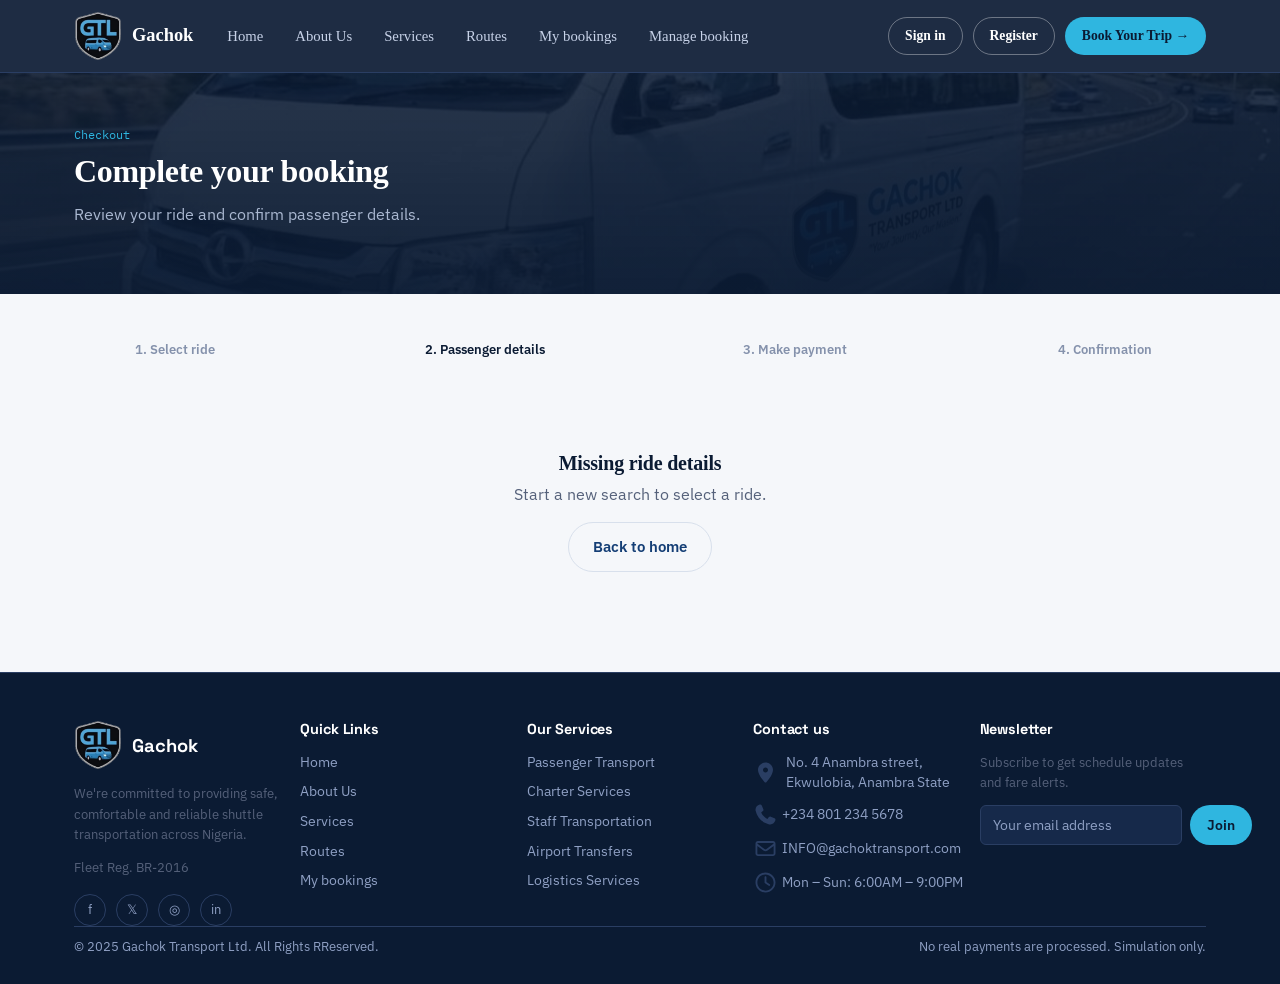
<file: booking.html>
<!DOCTYPE html>
<html lang="en">
<head>
<meta charset="UTF-8">
<meta name="viewport" content="width=device-width, initial-scale=1, viewport-fit=cover">
<title>Complete your booking | Gachok</title>
<link rel="preconnect" href="https://fonts.googleapis.com">
<link href="https://fonts.googleapis.com/css2?family=Space+Grotesk:wght@500;600;700&family=IBM+Plex+Sans:wght@400;500;600&family=IBM+Plex+Mono:wght@400;500;600;700&display=swap" rel="stylesheet">
<link rel="stylesheet" href="style.css">
</head>
<body>

<header id="site-header" class="site-header"></header>

<section class="page-hero">
  <div class="container">
    <div class="breadcrumb">Checkout</div>
    <h1 style="font-size:2rem;">Complete your booking</h1>
    <p id="pageSub">Review your ride and confirm passenger details.</p>
  </div>
</section>

<div class="container booking-page-container">
  <div class="progress-steps" id="progressSteps">
    <div class="progress-step done"><span>1. Select ride</span></div>
    <div class="progress-step active" id="stepDetails"><span>2. Passenger details</span></div>
    <div class="progress-step" id="stepPayment"><span>3. Make payment</span></div>
    <div class="progress-step" id="stepConfirm"><span>4. Confirmation</span></div>
  </div>

  <div id="bookingFlow" class="booking-flow">
    <div class="panel booking-details-panel" id="detailsPanel">
      <h3>Passenger details</h3>
      <div class="form-error" id="formError"></div>
      <form id="passengerForm">
        <div class="form-grid">
          <div class="field"><label for="pName">Full name</label><input id="pName" required></div>
          <div class="field"><label for="pEmail">Email</label><input id="pEmail" type="email" required></div>
          <div class="field"><label for="pPhone">Phone number</label><input id="pPhone" required></div>
          <div class="field"><label for="pPax">Passengers</label><input id="pPax" value="1" disabled></div>
        </div>

        <h3 style="margin-top:28px;">Seat tier</h3>
        <div class="chip-row" id="tierChips" style="margin-bottom:8px;"></div>
        <p class="form-note" id="tierDesc"></p>

        <button type="submit" class="btn btn-primary" style="margin-top:24px;">Confirm booking</button>
      </form>
    </div>

    <div class="panel booking-summary-panel" id="summaryPanel">
      <h3>Ride summary</h3>
      <div id="rideSummaryBody"></div>
      <hr style="border:none; border-top:1px solid var(--line); margin:18px 0;">
      <div id="fareBreakdown"></div>
    </div>
  </div>
   <div id="paymentPanel" class="payment-panel" style="display:none;">
    <div class="eyebrow">Secure checkout</div>
    <h2>Make payment</h2>
    <p class="payment-intro">Your passenger details have been saved. Complete payment below to confirm your booking.</p>
    <div class="payment-amount-label">Amount to pay</div>
    <div class="payment-amount" id="paymentAmount"></div>
    <form id="paymentForm" class="payment-form">
      <div class="field payment-method-field">
        <label for="paymentMethod">Payment method</label>
        <div class="payment-select" id="paymentMethodPicker">
          <button type="button" class="payment-select-trigger" id="paymentMethodTrigger" aria-haspopup="listbox" aria-expanded="false">
            <span id="paymentMethodLabel">Debit / Credit Card</span>
            <span class="payment-select-chevron" aria-hidden="true">⌄</span>
          </button>
          <div class="payment-select-menu" id="paymentMethodMenu" role="listbox" aria-label="Payment method">
            <button type="button" class="payment-option active" role="option" aria-selected="true" data-value="Card">Debit / Credit Card</button>
            <button type="button" class="payment-option" role="option" aria-selected="false" data-value="Bank Transfer">Bank Transfer</button>
            <button type="button" class="payment-option" role="option" aria-selected="false" data-value="USSD">USSD</button>
          </div>
          <input type="hidden" id="paymentMethod" value="Card">
        </div>
      </div>
       <div id="cardFields" class="payment-card-fields">
        <div class="field"><label for="cardNumber">Card number</label><input id="cardNumber" inputmode="numeric" maxlength="19" placeholder="0000 0000 0000 0000" autocomplete="off"></div>
        <div class="form-grid">
          <div class="field"><label for="cardExpiry">Expiry</label><input id="cardExpiry" inputmode="numeric" maxlength="5" placeholder="MM/YY" autocomplete="off"></div>
          <div class="field"><label for="cardCvv">CVV</label><input id="cardCvv" inputmode="numeric" maxlength="4" placeholder="123" autocomplete="off"></div>
        </div>
        <p class="form-note payment-note">Demo checkout: card details are used only for validation and are not stored.</p>
      </div>
      <div id="transferNotice" class="payment-notice" style="display:none;">
        <strong>Bank transfer</strong>
        <span>Use the demo transfer option below to complete payment.</span>
      </div>
      <div id="ussdNotice" class="payment-notice" style="display:none;">
        <strong>USSD</strong>
        <span>Use the demo USSD option below to complete payment.</span>
      </div>
      <div class="form-error" id="paymentError"></div>
      <button type="submit" class="btn btn-primary btn-block" id="payNowBtn">Pay now</button>
    </form>
  </div>


  <div id="confirmPanel" class="panel payment-success booking-confirm-panel" style="display:none; text-align:center;">
    <div class="eyebrow" style="justify-content:center;">Booking confirmed</div>
    <h2>You're all set.</h2>
    <p>A confirmation with your booking reference below. Keep it to manage or cancel this trip later.</p>
    <div class="mono"  style="font-size:2.2rem; font-weight:700; letter-spacing:0.08em; color:var(--route-blue); margin:18px 0;" id="refDisplay"></div>
    <div id="confirmSummary" style="max-width:420px; margin:0 auto 24px; text-align:left;"></div>
    <div class="payment-receipt" id="paymentReceipt"></div>
    <div style="display:flex; gap:12px; justify-content:center; flex-wrap:wrap; margin-top: 10px;">
      <a href="bookings.html" class="btn btn-primary">View my bookings</a>
      <a href="manage.html" class="btn btn-outline">Manage this booking</a>
    </div>
  </div>
</div>

<footer id="site-footer" class="site-footer"></footer>

<script src="js/data.js"></script>
<script src="js/store.js"></script>
<script src="js/nav.js"></script>
<script src="js/booking.js"></script>
</body>
</html>
</file>
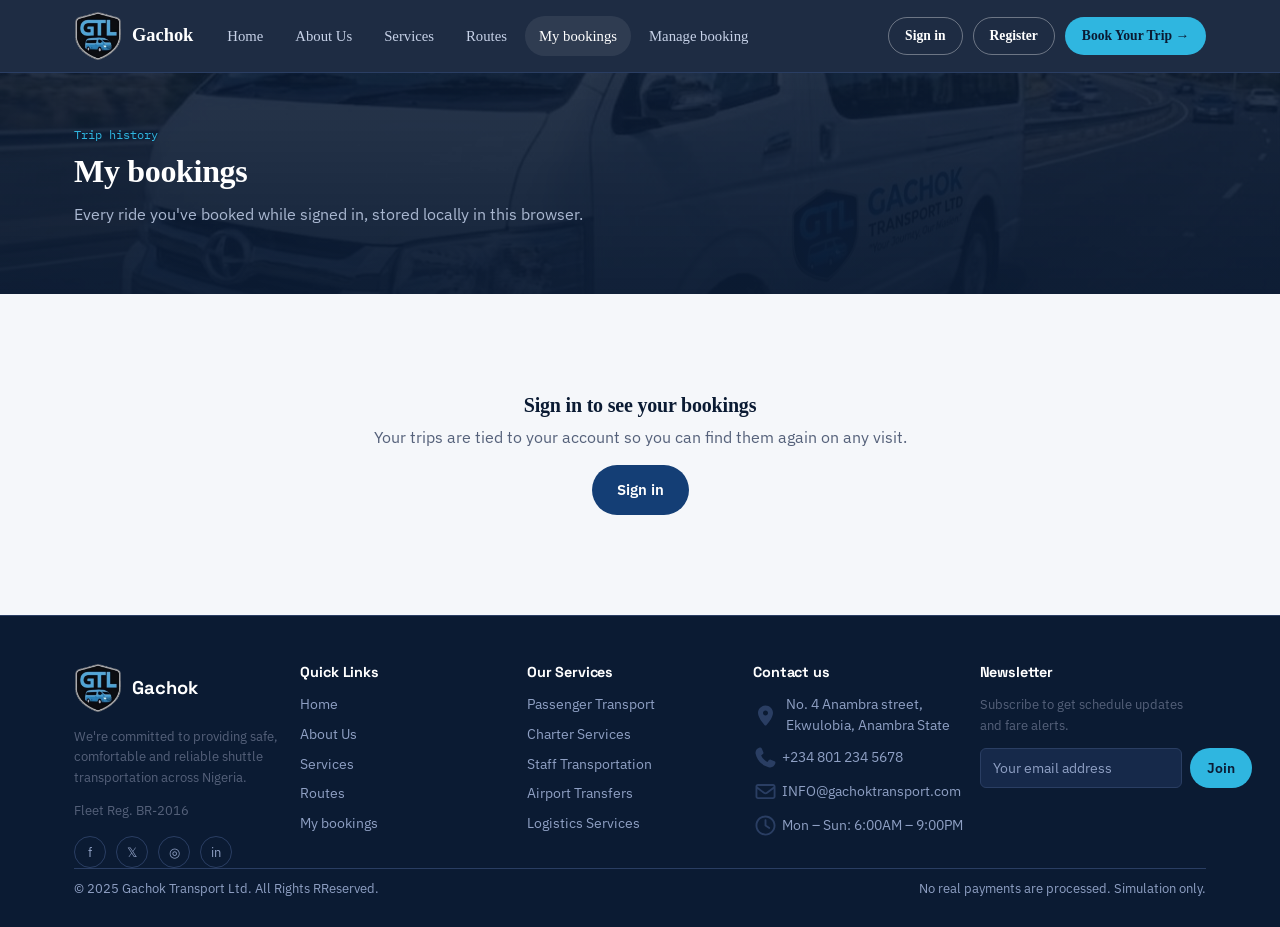
<file: bookings.html>
<!DOCTYPE html>
<html lang="en">
<head>
<meta charset="UTF-8">
<meta name="viewport" content="width=device-width, initial-scale=1, viewport-fit=cover">
<title>My bookings | Gachok</title>
<link rel="preconnect" href="https://fonts.googleapis.com">
<link href="https://fonts.googleapis.com/css2?family=Space+Grotesk:wght@500;600;700&family=IBM+Plex+Sans:wght@400;500;600&family=IBM+Plex+Mono:wght@400;500;600;700&display=swap" rel="stylesheet">
<link rel="stylesheet" href="style.css">
</head>
<body>

<header id="site-header" class="site-header"></header>

<section class="page-hero">
  <div class="container">
    <div class="breadcrumb">Trip history</div>
    <h1 style="font-size:2rem;">My bookings</h1>
    <p>Every ride you've booked while signed in, stored locally in this browser.</p>
  </div>
</section>

<div class="container" style="padding:40px 24px;">
  <div id="signedOut" class="empty-state" style="display:none;">
    <h3>Sign in to see your bookings</h3>
    <p>Your trips are tied to your account so you can find them again on any visit.</p>
    <a href="login.html" class="btn btn-primary">Sign in</a>
  </div>
  <div id="bookingsList"></div>
</div>

<footer id="site-footer" class="site-footer"></footer>

<script src="js/data.js"></script>
<script src="js/store.js"></script>
<script src="js/nav.js"></script>
<script src="js/bookings.js"></script>
</body>
</html>
</file>
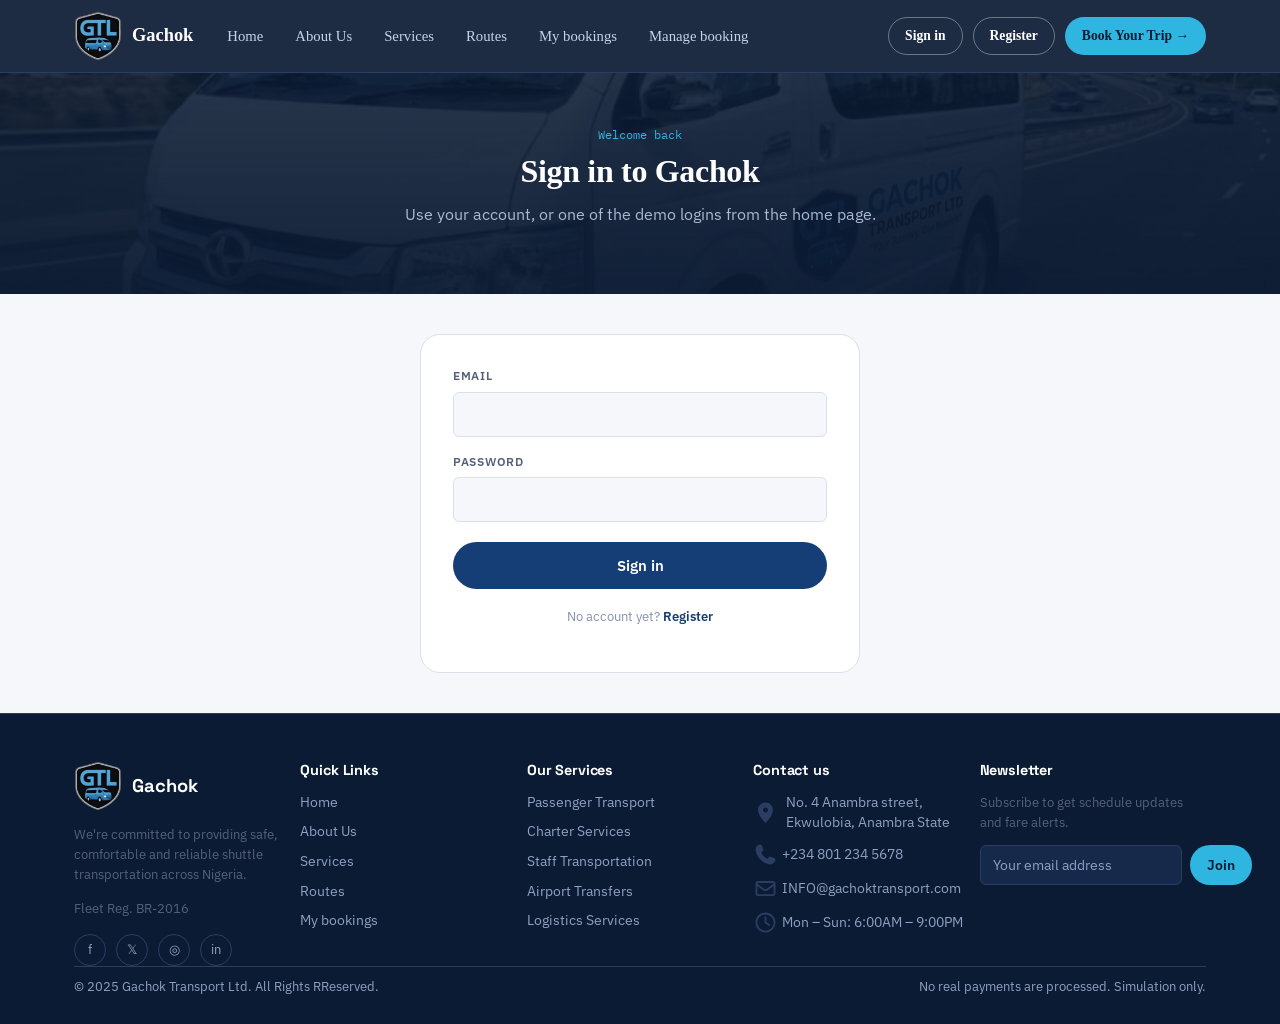
<file: login.html>
<!DOCTYPE html>
<html lang="en">
<head>
<meta charset="UTF-8">
<meta name="viewport" content="width=device-width, initial-scale=1, viewport-fit=cover">
<title>Sign in | Gachok</title>
<link rel="preconnect" href="https://fonts.googleapis.com">
<link href="https://fonts.googleapis.com/css2?family=Space+Grotesk:wght@500;600;700&family=IBM+Plex+Sans:wght@400;500;600&family=IBM+Plex+Mono:wght@400;500;600;700&display=swap" rel="stylesheet">
<link rel="stylesheet" href="style.css">
</head>
<body>

<header id="site-header" class="site-header"></header>

<section class="page-hero">
  <div class="container auth-shell" style="text-align:center;">
    <div class="breadcrumb" style="justify-content:center; display:flex;">Welcome back</div>
    <h1 style="font-size:2rem;">Sign in to Gachok</h1>
    <p>Use your account, or one of the demo logins from the home page.</p>
  </div>
</section>

<div class="container" style="padding:40px 24px;">
  <div class="panel auth-shell">
    <div class="form-error" id="loginError"></div>
    <form id="loginForm">
      <div class="field" style="margin-bottom:16px;"><label for="email">Email</label><input id="email" type="email" required></div>
      <div class="field" style="margin-bottom:20px;"><label for="password">Password</label><input id="password" type="password" required></div>
      <button type="submit" class="btn btn-primary btn-block">Sign in</button>
    </form>
    <p class="form-note" style="text-align:center; margin-top:18px;">No account yet? <a href="register.html" style="color:var(--route-blue); font-weight:600;">Register</a></p>
  </div>
</div>

<footer id="site-footer" class="site-footer"></footer>

<script src="js/data.js"></script>
<script src="js/store.js"></script>
<script src="js/nav.js"></script>
<script>
document.addEventListener("DOMContentLoaded", () => {
  document.getElementById("loginForm").addEventListener("submit", (e) => {
    e.preventDefault();
    const email = document.getElementById("email").value.trim();
    const password = document.getElementById("password").value;
    const res = loginUser(email, password);
    const errEl = document.getElementById("loginError");
    if (!res.ok) { errEl.textContent = res.error; errEl.classList.add("show"); return; }
    window.location.href = res.user.role === "admin" ? "admin.html" : "index.html";
  });
});
</script>
</body>
</html>
</file>
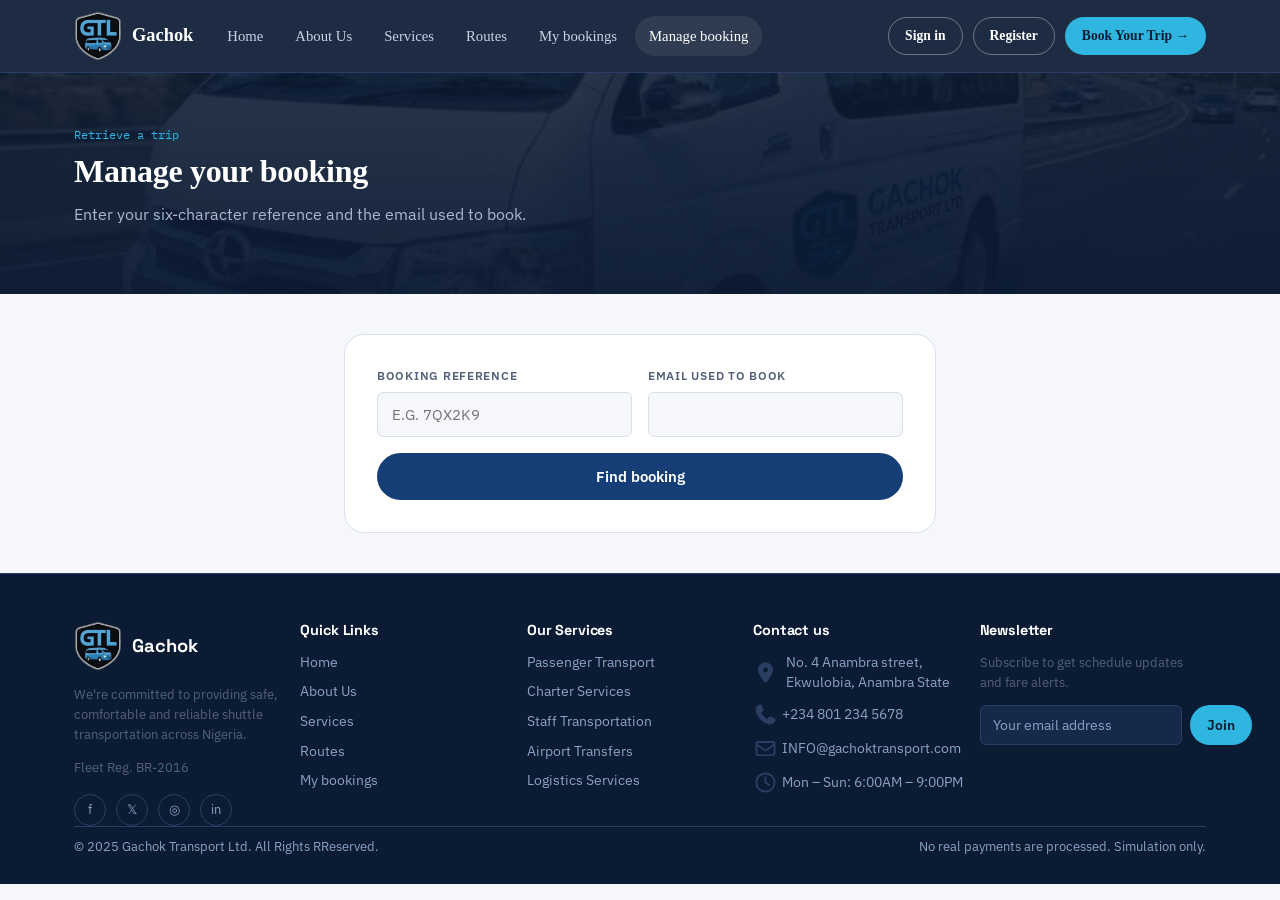
<file: manage.html>
<!DOCTYPE html>
<html lang="en">
<head>
<meta charset="UTF-8">
<meta name="viewport" content="width=device-width, initial-scale=1, viewport-fit=cover">
<title>Manage booking | Gachok</title>
<link rel="preconnect" href="https://fonts.googleapis.com">
<link href="https://fonts.googleapis.com/css2?family=Space+Grotesk:wght@500;600;700&family=IBM+Plex+Sans:wght@400;500;600&family=IBM+Plex+Mono:wght@400;500;600;700&display=swap" rel="stylesheet">
<link rel="stylesheet" href="style.css">
</head>
<body>

<header id="site-header" class="site-header"></header>

<section class="page-hero">
  <div class="container">
    <div class="breadcrumb">Retrieve a trip</div>
    <h1 style="font-size:2rem;">Manage your booking</h1>
    <p>Enter your six-character reference and the email used to book.</p>
  </div>
</section>

<div class="container" style="padding:40px 24px; max-width:640px;">
  <div class="panel">
    <div class="form-error" id="lookupError"></div>
    <form id="lookupForm" class="form-grid">
      <div class="field"><label for="refInput">Booking reference</label><input id="refInput" placeholder="e.g. 7QX2K9" required style="text-transform:uppercase;"></div>
      <div class="field"><label for="emailInput">Email used to book</label><input id="emailInput" type="email" required></div>
      <button type="submit" class="btn btn-primary" style="grid-column:1/-1;">Find booking</button>
    </form>
  </div>

  <div class="panel" id="resultPanel" style="display:none;">
    <div id="resultBody"></div>
  </div>
</div>

<footer id="site-footer" class="site-footer"></footer>

<script src="js/data.js"></script>
<script src="js/store.js"></script>
<script src="js/nav.js"></script>
<script src="js/manage.js"></script>
</body>
</html>
</file>
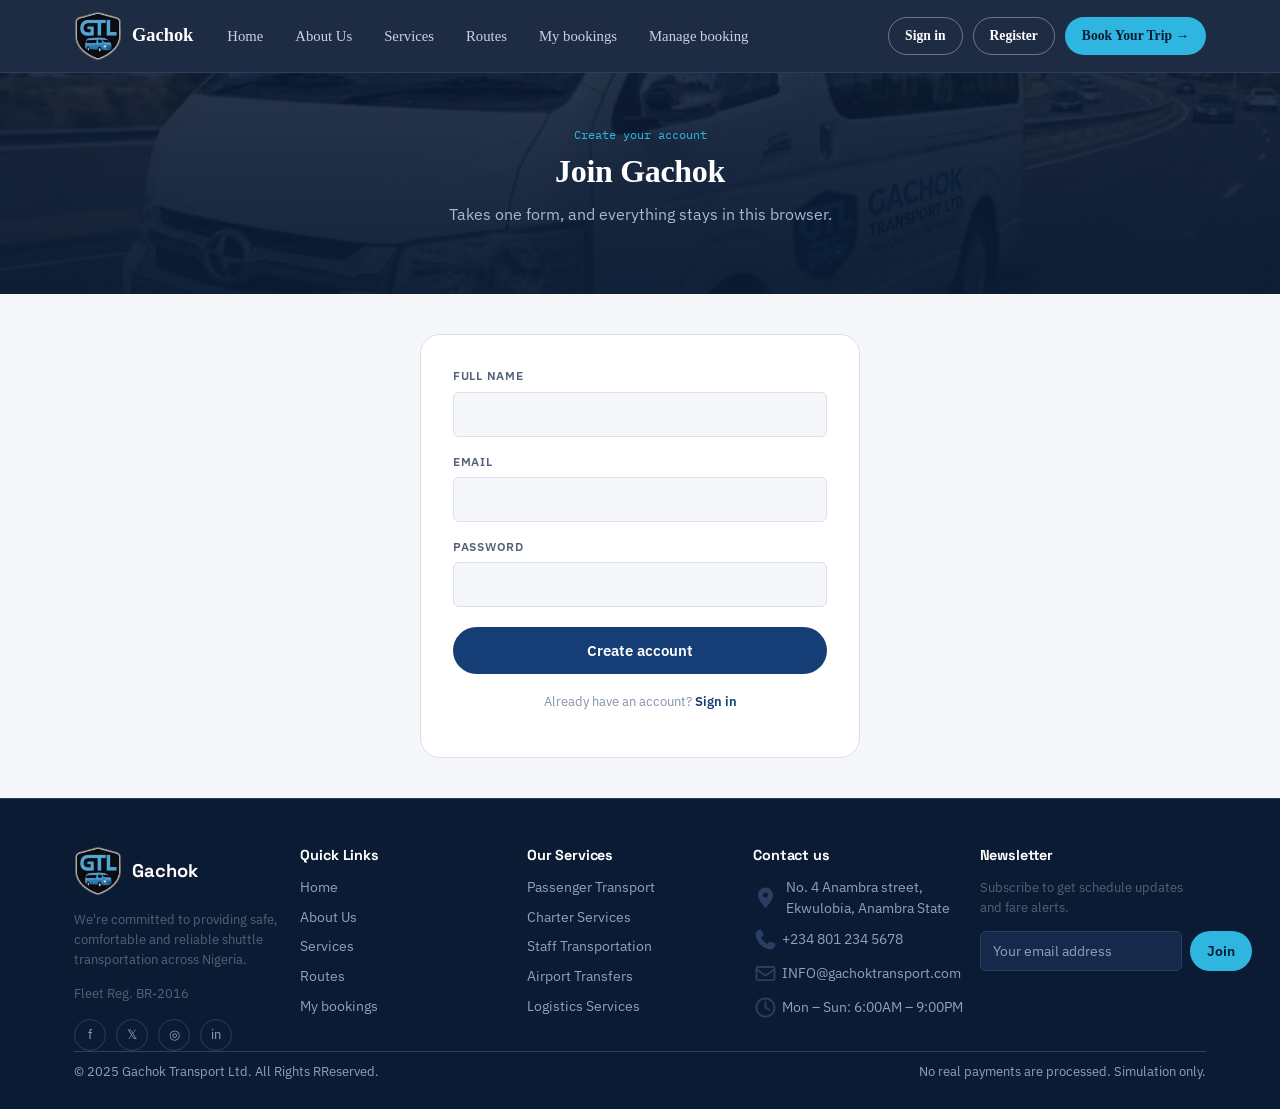
<file: register.html>
<!DOCTYPE html>
<html lang="en">
<head>
<meta charset="UTF-8">
<meta name="viewport" content="width=device-width, initial-scale=1, viewport-fit=cover">
<title>Register | Gachok</title>
<link rel="preconnect" href="https://fonts.googleapis.com">
<link href="https://fonts.googleapis.com/css2?family=Space+Grotesk:wght@500;600;700&family=IBM+Plex+Sans:wght@400;500;600&family=IBM+Plex+Mono:wght@400;500;600;700&display=swap" rel="stylesheet">
<link rel="stylesheet" href="style.css">
</head>
<body>

<header id="site-header" class="site-header"></header>

<section class="page-hero">
  <div class="container auth-shell" style="text-align:center;">
    <div class="breadcrumb" style="justify-content:center; display:flex;">Create your account</div>
    <h1 style="font-size:2rem;">Join Gachok</h1>
    <p>Takes one form, and everything stays in this browser.</p>
  </div>
</section>

<div class="container" style="padding:40px 24px;">
  <div class="panel auth-shell">
    <div class="form-error" id="regError"></div>
    <form id="registerForm">
      <div class="field" style="margin-bottom:16px;"><label for="name">Full name</label><input id="name" required></div>
      <div class="field" style="margin-bottom:16px;"><label for="email">Email</label><input id="email" type="email" required></div>
      <div class="field" style="margin-bottom:20px;"><label for="password">Password</label><input id="password" type="password" required minlength="6"></div>
      <button type="submit" class="btn btn-primary btn-block">Create account</button>
    </form>
    <p class="form-note" style="text-align:center; margin-top:18px;">Already have an account? <a href="login.html" style="color:var(--route-blue); font-weight:600;">Sign in</a></p>
  </div>
</div>

<footer id="site-footer" class="site-footer"></footer>

<script src="js/data.js"></script>
<script src="js/store.js"></script>
<script src="js/nav.js"></script>
<script>
document.addEventListener("DOMContentLoaded", () => {
  document.getElementById("registerForm").addEventListener("submit", (e) => {
    e.preventDefault();
    const name = document.getElementById("name").value.trim();
    const email = document.getElementById("email").value.trim();
    const password = document.getElementById("password").value;
    const res = registerUser({ name, email, password });
    const errEl = document.getElementById("regError");
    if (!res.ok) { errEl.textContent = res.error; errEl.classList.add("show"); return; }
    window.location.href = "index.html";
  });
});
</script>
</body>
</html>
</file>
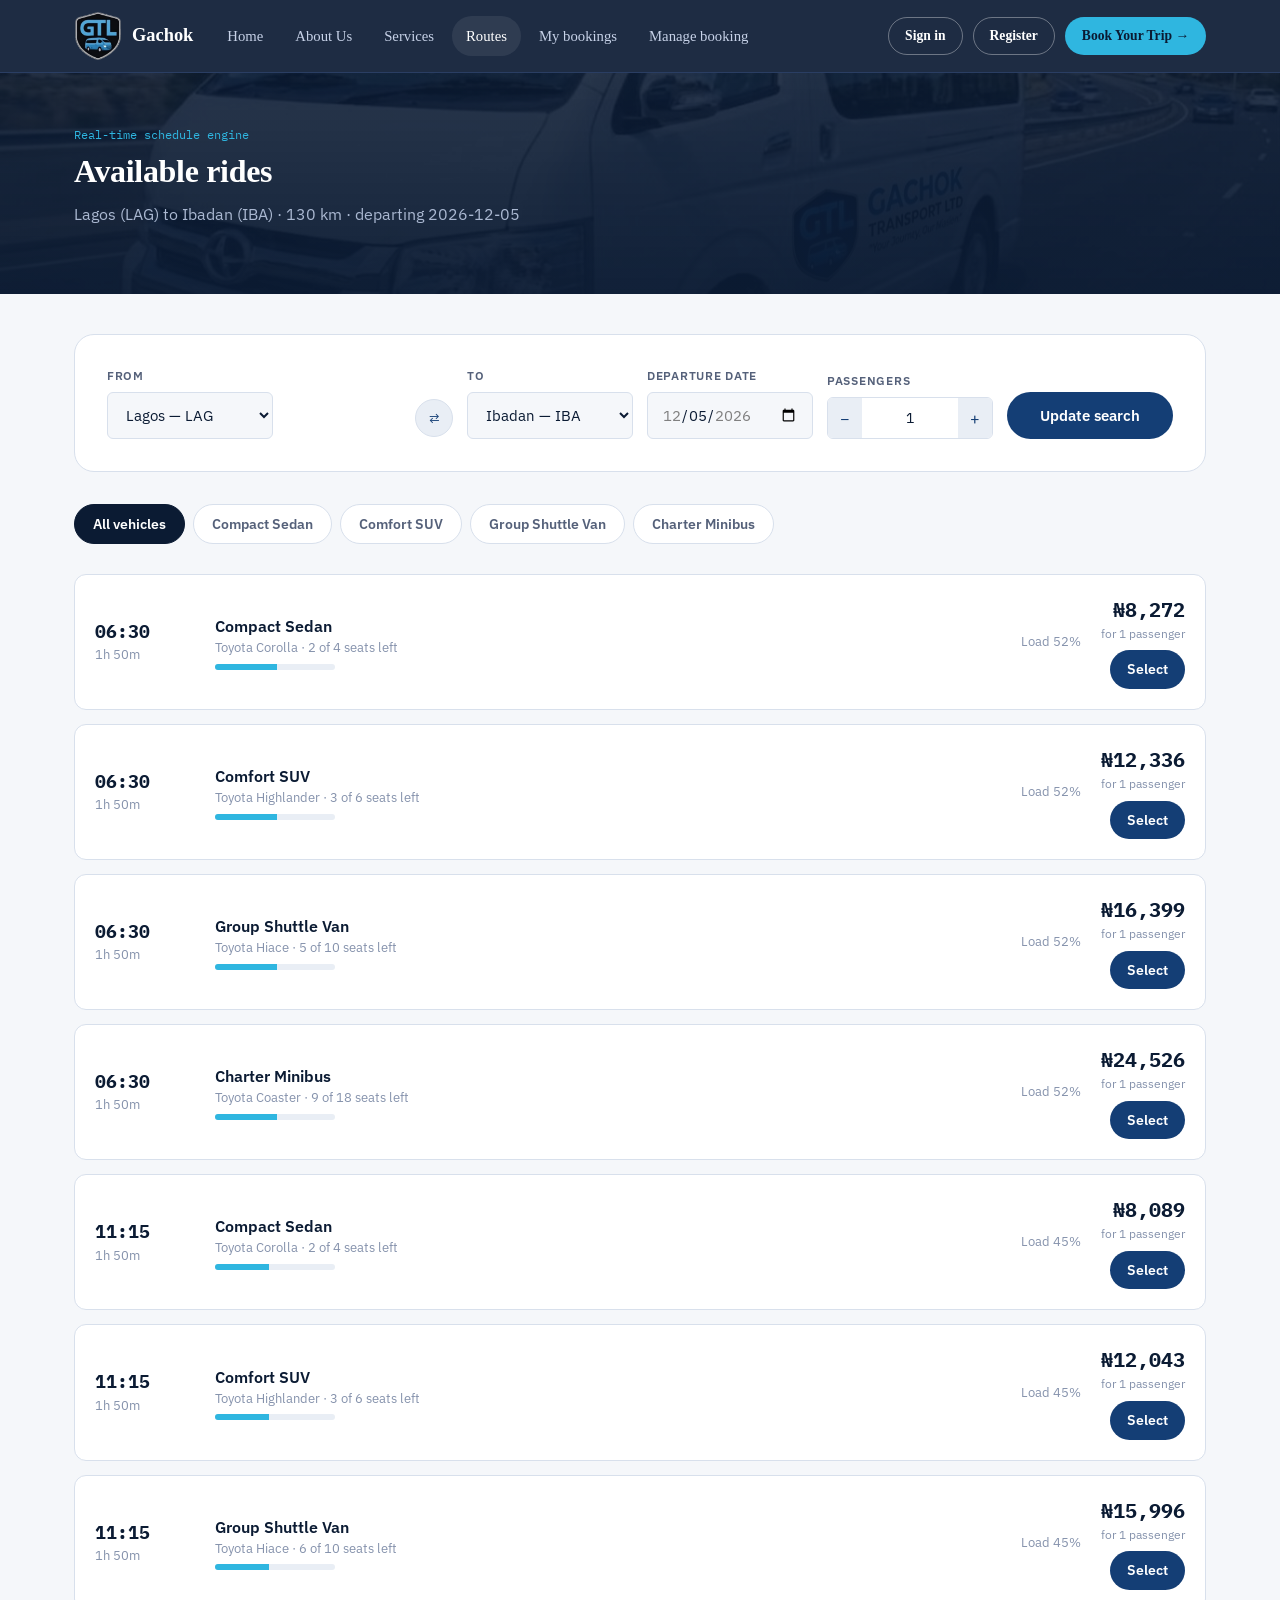
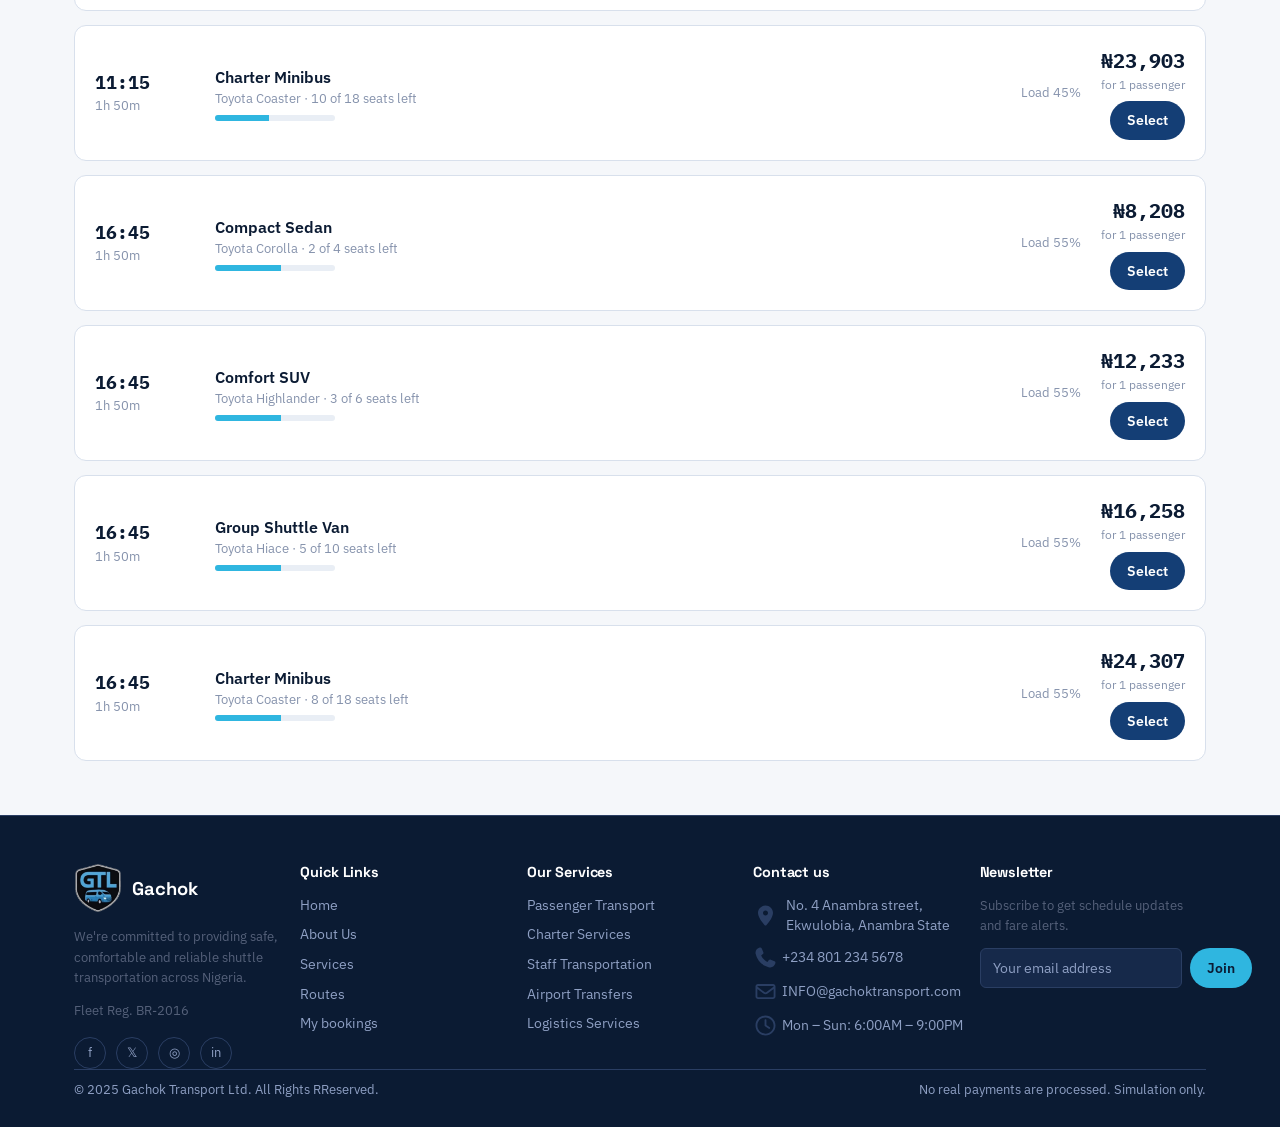
<file: search.html>
<!DOCTYPE html>
<html lang="en">
<head>
<meta charset="UTF-8">
<meta name="viewport" content="width=device-width, initial-scale=1, viewport-fit=cover">
<title>Search rides | Gachok</title>
<link rel="preconnect" href="https://fonts.googleapis.com">
<link href="https://fonts.googleapis.com/css2?family=Space+Grotesk:wght@500;600;700&family=IBM+Plex+Sans:wght@400;500;600&family=IBM+Plex+Mono:wght@400;500;600;700&display=swap" rel="stylesheet">
<link rel="stylesheet" href="style.css">
</head>
<body>

<header id="site-header" class="site-header"></header>

<section class="page-hero">
  <div class="container">
    <div class="breadcrumb">Real-time schedule engine</div>
    <h1 style="font-size:2rem;">Available rides</h1>
    <p id="routeSummary">Choose a hub pair to see live departures.</p>
  </div>
</section>

<div class="container" style="padding:40px 24px;">
  <form id="refineForm" class="search-grid panel" style="margin-bottom:32px;">
    <div class="field">
      <label for="fromHub">From</label>
      <select id="fromHub"></select>
    </div>
    <div class="field field-swap">
      <button type="button" class="swap-btn" id="swapHubs" aria-label="Swap origin and destination">⇄</button>
    </div>
    <div class="field">
      <label for="toHub">To</label>
      <select id="toHub"></select>
    </div>
    <div class="field">
      <label for="rideDate">Departure date</label>
      <input type="date" id="rideDate" required>
    </div>
    <div class="field">
      <label>Passengers</label>
      <div class="stepper">
        <button type="button" id="paxMinus">−</button>
        <span id="paxCount">1</span>
        <button type="button" id="paxPlus">+</button>
      </div>
    </div>
    <div class="field">
      <label>&nbsp;</label>
      <button type="submit" class="btn btn-primary btn-block">Update search</button>
    </div>
  </form>

  <div id="noRoute" class="empty-state" style="display:none;">
    <h3>No direct route between those hubs yet</h3>
    <p>Try one of the popular routes from the home page, such as Lagos ⇄ Ibadan or Abuja ⇄ Anambra.</p>
    <a href="index.html" class="btn btn-outline">Back to home</a>
  </div>

  <div id="roundTripNote" class="quote-banner" style="display:none; margin-bottom:24px;">
    <div class="icon-feature-badge" id="roundTripIcon"></div>
    <span></span>
  </div>

  <div id="resultsWrap">
    <div class="fleet-tabs" id="vehicleFilterTabs"></div>
    <div id="rideResults"></div>
  </div>
</div>

<footer id="site-footer" class="site-footer"></footer>

<script src="js/data.js"></script>
<script src="js/icons.js"></script>
<script src="js/store.js"></script>
<script src="js/nav.js"></script>
<script src="js/search.js"></script>
</body>
</html>
</file>
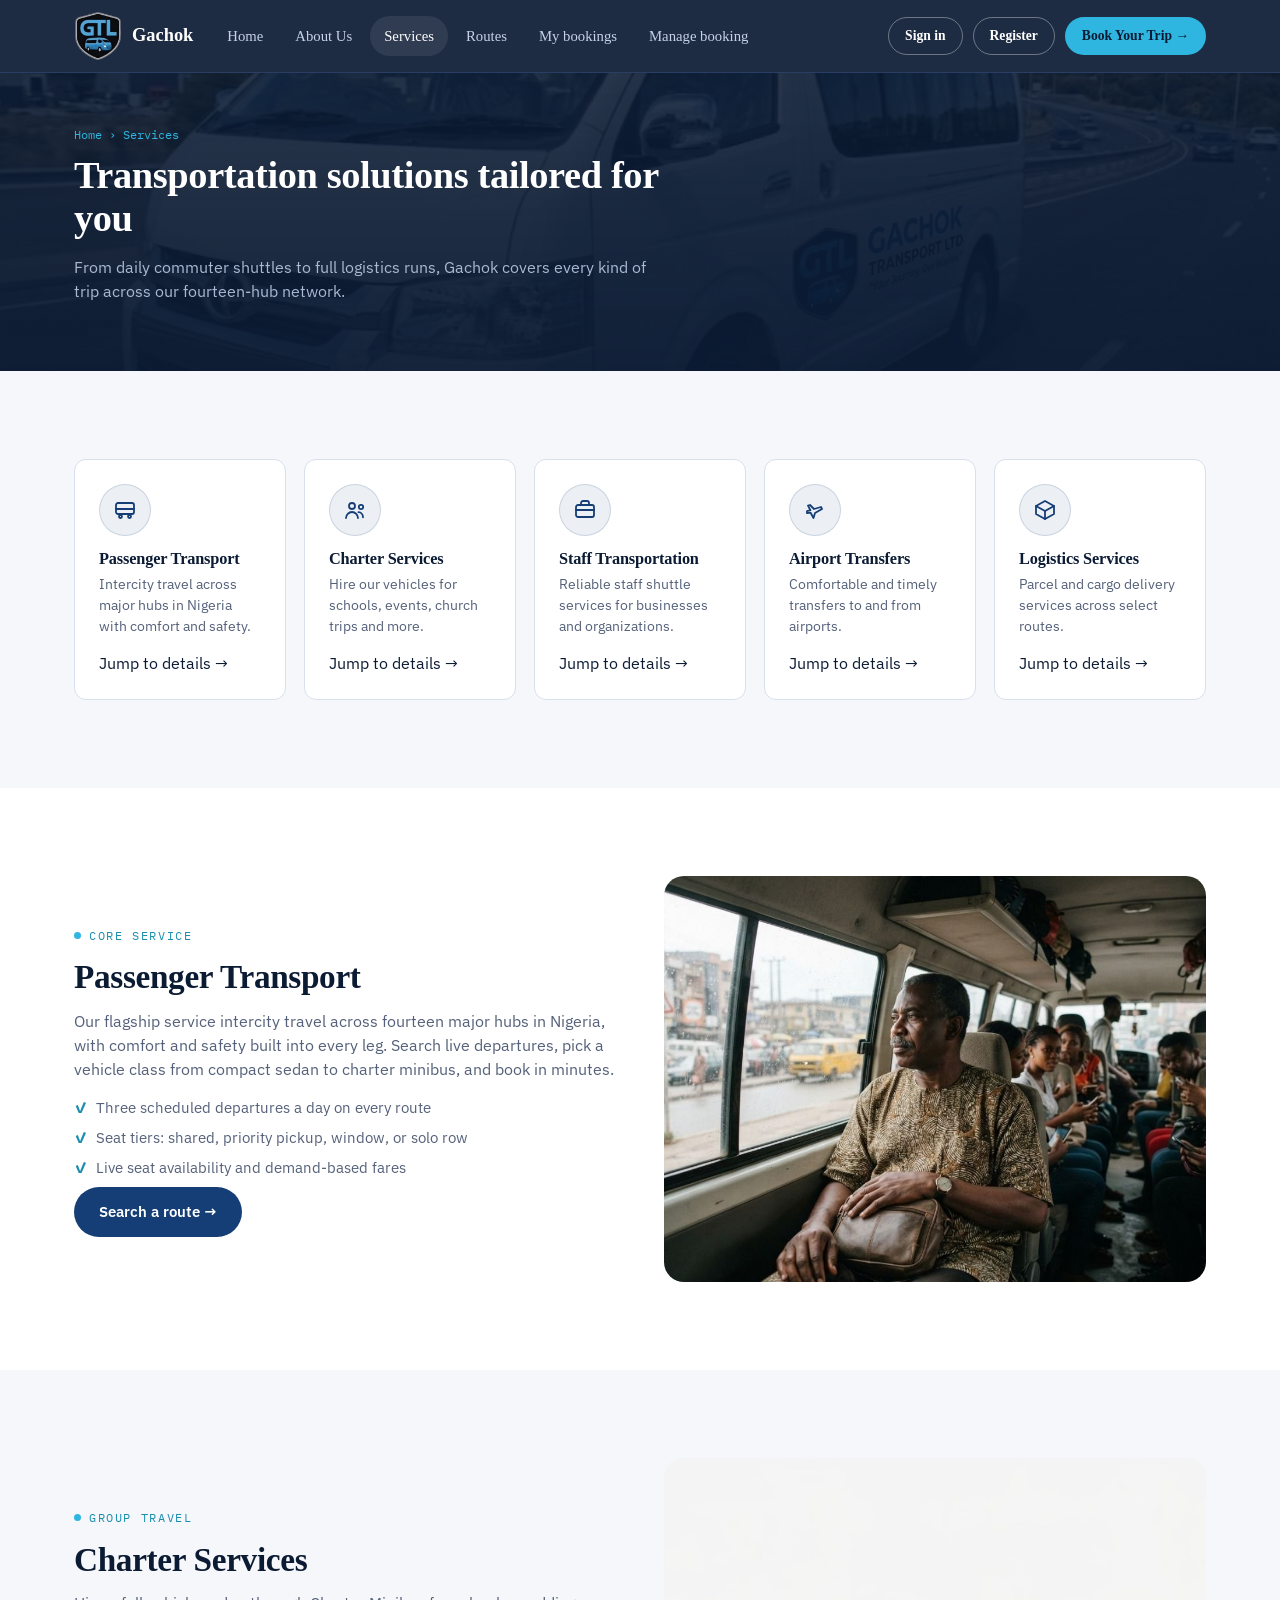
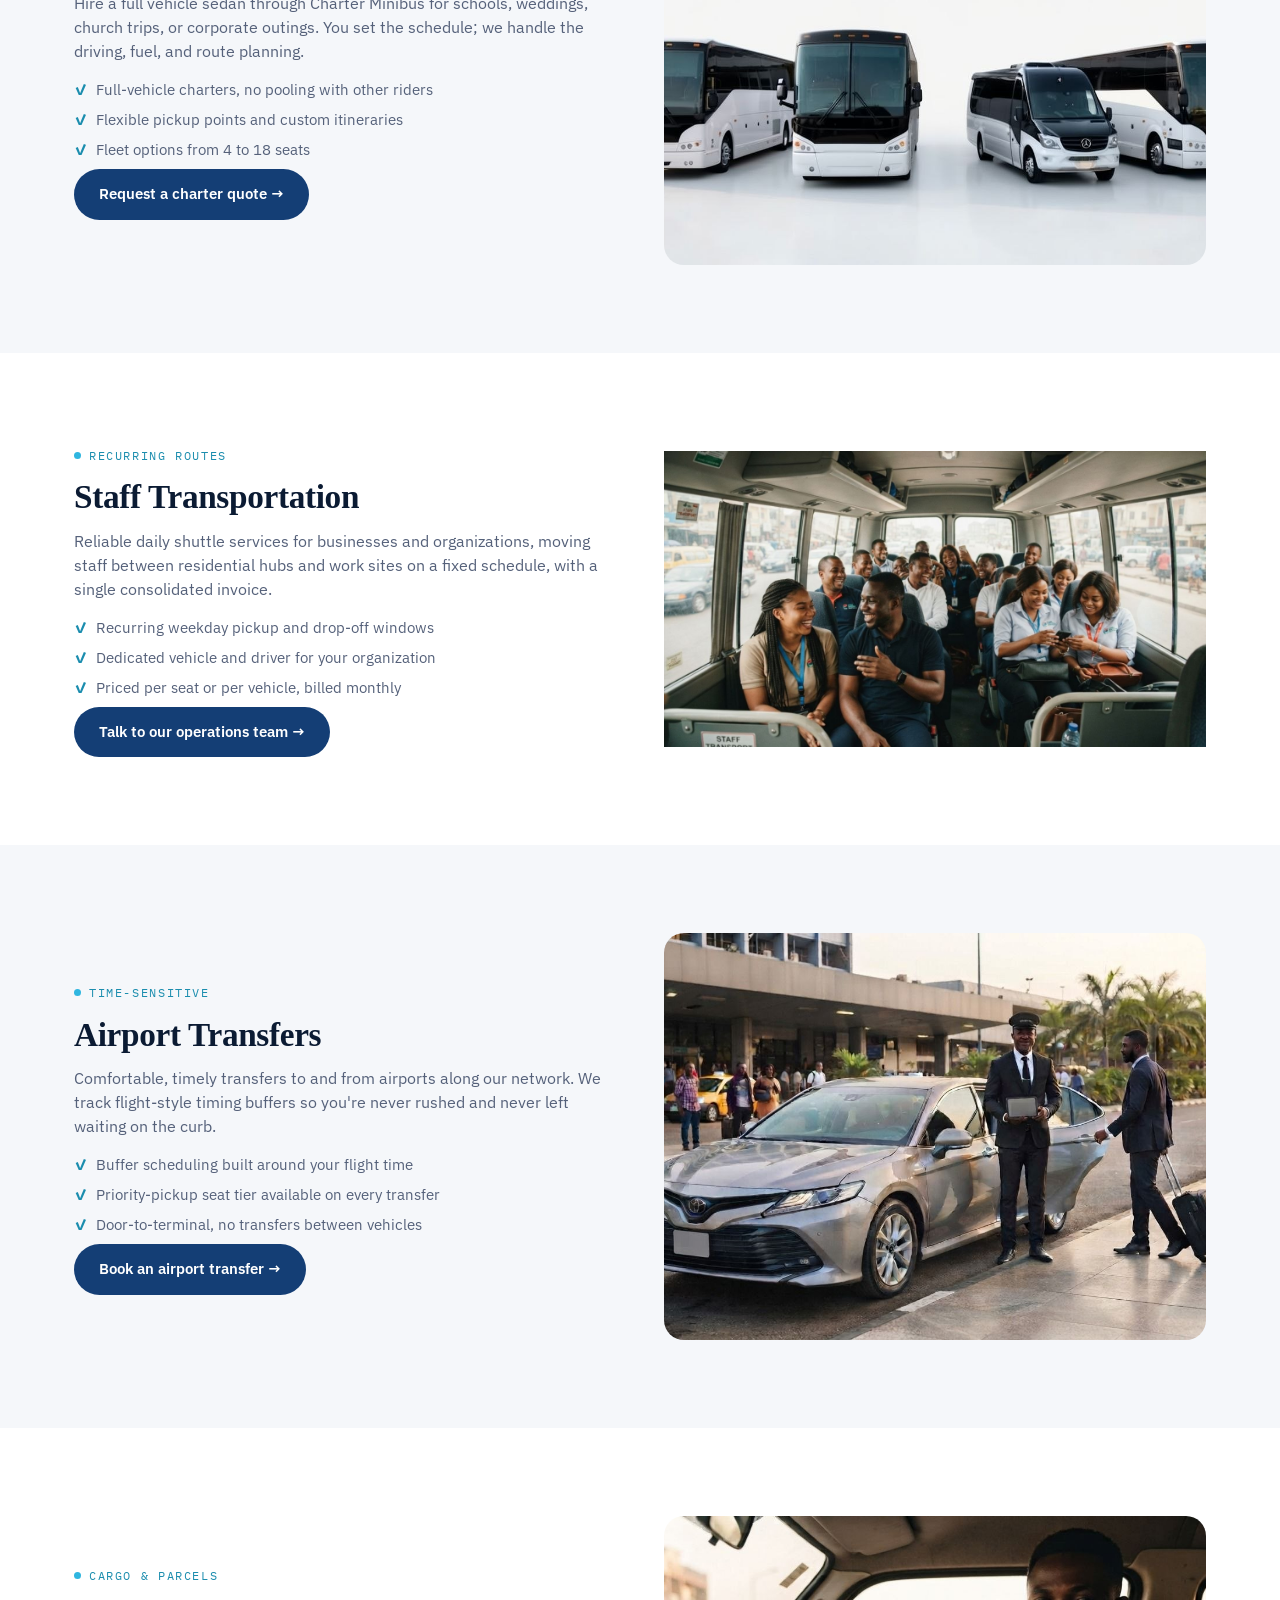
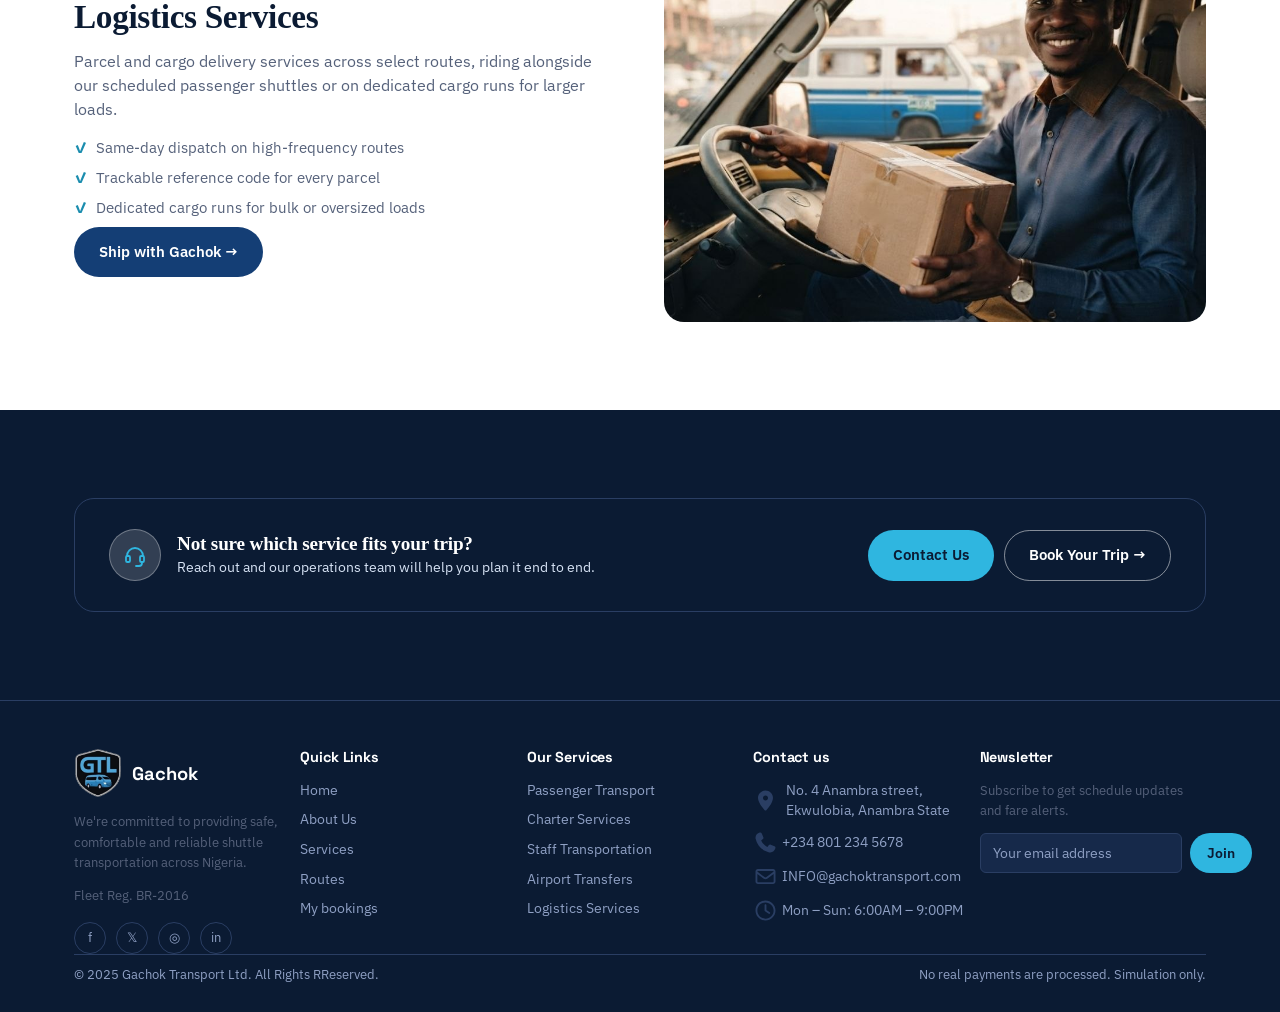
<file: services.html>
<!DOCTYPE html>
<html lang="en">
<head>
<meta charset="UTF-8">
<meta name="viewport" content="width=device-width, initial-scale=1, viewport-fit=cover">
<title>Services | Gachok</title>
<meta name="description" content="Passenger transport, charter services, staff transportation, airport transfers, and logistics — all from Gachok Shuttle Network.">
<link rel="preconnect" href="https://fonts.googleapis.com">
<link href="https://fonts.googleapis.com/css2?family=Space+Grotesk:wght@500;600;700&family=IBM+Plex+Sans:wght@400;500;600&family=IBM+Plex+Mono:wght@400;500;600;700&display=swap" rel="stylesheet">
<link rel="stylesheet" href="style.css">
</head>
<body>
    
<header id="site-header" class="site-header"></header>

<section class="page-hero">
  <div class="container">
    <div class="breadcrumb"><a href="index.html" style="color:var(--signal-cyan);">Home</a> › Services</div>
    <h1 style="font-size:2.4rem; max-width:640px;">Transportation solutions tailored for you</h1>
    <p style="max-width:600px;">From daily commuter shuttles to full logistics runs, Gachok covers every kind of trip across our fourteen-hub network.</p>
  </div>
</section>

<section class="section">
  <div class="container">
    <div class="services-grid" id="servicesOverviewGrid"></div>
  </div>
</section>

<section id="passenger" class="section section--alt">
  <div class="container">
    <div class="split-panel">
      <div>
        <div class="eyebrow">Core service</div>
        <h2>Passenger Transport</h2>
        <p>Our flagship service intercity travel across fourteen major hubs in Nigeria, with comfort and safety built into every leg. Search live departures, pick a vehicle class from compact sedan to charter minibus, and book in minutes.</p>
        <ul class="check-list">
          <li>Three scheduled departures a day on every route</li>
          <li>Seat tiers: shared, priority pickup, window, or solo row</li>
          <li>Live seat availability and demand-based fares</li>
        </ul>
        <a href="index.html#searchForm" class="btn btn-primary">Search a route →</a>
      </div>
      <div class="split-media">
     <img src="New folder\photo_2026-09-26_22-55-40 (2).jpg">
      </div>
    </div>
  </div>
</section>

<section id="charter" class="section">
  <div class="container">
    <div class="split-panel reverse">
      <div>
        <div class="eyebrow">Group travel</div>
        <h2>Charter Services</h2>
        <p>Hire a full vehicle sedan through Charter Minibus for schools, weddings, church trips, or corporate outings. You set the schedule; we handle the driving, fuel, and route planning.</p>
        <ul class="check-list">
          <li>Full-vehicle charters, no pooling with other riders</li>
          <li>Flexible pickup points and custom itineraries</li>
          <li>Fleet options from 4 to 18 seats</li>
        </ul>
        <a href="mailto:hello@gachok.test" class="btn btn-primary">Request a charter quote →</a>
      </div>
      <div class="split-media">
        <img src="New folder\photo_2026-09-26_22-55-39.jpg">
      </img>
      </div>
    </div>
  </div>
</section>

<section id="staff" class="section section--alt">
  <div class="container">
    <div class="split-panel">
      <div>
        <div class="eyebrow">Recurring routes</div>
        <h2>Staff Transportation</h2>
        <p>Reliable daily shuttle services for businesses and organizations, moving staff between residential hubs and work sites on a fixed schedule, with a single consolidated invoice.</p>
        <ul class="check-list">
          <li>Recurring weekday pickup and drop-off windows</li>
          <li>Dedicated vehicle and driver for your organization</li>
          <li>Priced per seat or per vehicle, billed monthly</li>
        </ul>
        <a href="mailto:hello@gachok.test" class="btn btn-primary">Talk to our operations team →</a>
      </div>
    <img src="New folder\photo_2026-09-26_22-55-41 (2).jpg">
      </div>
    </div>
  </div>
</section>

<section id="airport" class="section">
  <div class="container">
    <div class="split-panel reverse">
      <div>
        <div class="eyebrow">Time-sensitive</div>
        <h2>Airport Transfers</h2>
        <p>Comfortable, timely transfers to and from airports along our network. We track flight-style timing buffers so you're never rushed and never left waiting on the curb.</p>
        <ul class="check-list">
          <li>Buffer scheduling built around your flight time</li>
          <li>Priority-pickup seat tier available on every transfer</li>
          <li>Door-to-terminal, no transfers between vehicles</li>
        </ul>
        <a href="index.html#searchForm" class="btn btn-primary">Book an airport transfer →</a>
      </div>
      <div class="split-media">
        <img src="New folder\photo_2026-09-26_22-55-40.jpg">
      </div>
    </div>
  </div>
</section>

<section id="logistics" class="section section--alt">
  <div class="container">
    <div class="split-panel">
      <div>
        <div class="eyebrow">Cargo &amp; parcels</div>
        <h2>Logistics Services</h2>
        <p>Parcel and cargo delivery services across select routes, riding alongside our scheduled passenger shuttles or on dedicated cargo runs for larger loads.</p>
        <ul class="check-list">
          <li>Same-day dispatch on high-frequency routes</li>
          <li>Trackable reference code for every parcel</li>
          <li>Dedicated cargo runs for bulk or oversized loads</li>
        </ul>
        <a href="mailto:hello@gachok.test" class="btn btn-primary">Ship with Gachok →</a>
      </div>
      <div class="split-media">
       <img src="New folder\photo_2026-09-26_22-55-41.jpg">
      </div>
    </div>
  </div>
</section>

<section class="section section--dark">
  <div class="container">
    <div class="cta-banner" style="background:transparent; border:1px solid var(--line-dark);">
      <div class="cta-banner-left">
        <div class="icon-feature-badge" id="ctaIcon"></div>
        <div>
          <h3>Not sure which service fits your trip?</h3>
          <p>Reach out and our operations team will help you plan it end to end.</p>
        </div>
      </div>
      <div class="cta-banner-actions">
        <a href="mailto:hello@gachok.test" class="btn btn-accent">Contact Us</a>
        <a href="index.html#searchForm" class="btn btn-outline">Book Your Trip →</a>
      </div>
    </div>
  </div>
</section>

<footer id="site-footer" class="site-footer"></footer>

<script src="js/data.js"></script>
<script src="js/icons.js"></script>
<script src="js/store.js"></script>
<script src="js/nav.js"></script>
<script src="js/services.js"></script>
</body>
</html>
</file>
<file: style.css>
/* =========================================================================
   Gachok — design tokens
   Display: Space Grotesk · Body: IBM Plex Sans · Data/mono: IBM Plex Mono
   ========================================================================= */
:root {
  --ink: #0B1B33;
  --ink-soft: #16294A;
  --route-blue: #143E75;
  --route-blue-light: #1E56A0;
  --signal-cyan: #2FB6E0;
  --signal-cyan-dim: #1B8DAE;
  --paper: #F5F7FA;
  --paper-dim: #E9EEF5;
  --white: #FFFFFF;
  --slate: #55617A;
  --slate-light: #8592AC;
  --line: #D8E0EC;
  --line-dark: #2A3E63;
  --amber: #F2A94E;
  --good: #2E9E6B;
  --bad: #D65B5B;

  --font-display: "Space Grotesk", "Segoe UI", sans-serif;
  --font-body: "IBM Plex Sans", "Segoe UI", sans-serif;
  --font-mono: "IBM Plex Mono", "Courier New", monospace;

  --radius-s: 6px;
  --radius-m: 12px;
  --radius-l: 20px;
  --shadow-card: 0 1px 2px rgba(11,27,51,0.06), 0 8px 24px rgba(11,27,51,0.06);
  --shadow-pop: 0 12px 32px rgba(11,27,51,0.18);
  --container: 1180px;
}

* { box-sizing: border-box; }
html { scroll-behavior: smooth; }
@media (prefers-reduced-motion: reduce) {
  html { scroll-behavior: auto; }
  *, *::before, *::after { animation-duration: 0.001ms !important; animation-iteration-count: 1 !important; transition-duration: 0.001ms !important; }
}

body {
  overflow-x: hidden;
  margin: 0;
  font-family: var(--font-body);
  color: var(--ink);
  background: var(--paper);
  line-height: 1.5;
  -webkit-font-smoothing: antialiased;
}

h1, h2, h3, h4 { font-family: var(--font-display); margin: 0 0 0.4em; line-height: 1.12; letter-spacing: -0.01em; }
h1 { font-size: clamp(2.1rem, 4vw, 3.4rem); font-weight: 600; }
h2 { font-size: clamp(1.6rem, 2.6vw, 2.3rem); font-weight: 600; }
h3 { font-size: 1.25rem; font-weight: 600; }
p { margin: 0 0 1em; color: var(--slate); }
a { color: inherit; text-decoration: none; }
ul { margin: 0; padding: 0; list-style: none; }
button { font-family: inherit; cursor: pointer; }
input, select { font-family: inherit; }

.mono { font-family: var(--font-mono); }
.container { max-width: var(--container); margin: 0 auto; padding: 0 24px; }
.section { padding: 88px 0; }
.section--tight { padding: 56px 0; }
.section--dark { background: var(--ink); color: var(--white); }
.section--dark p { color: #AAB8D1; }
.section--dark h2, .section--dark h3 { color: var(--white); }
.section--alt { background: var(--white); }

.eyebrow {
  display: inline-flex; align-items: center; gap: 8px;
  font-family: var(--font-mono); font-size: 0.72rem; letter-spacing: 0.14em; text-transform: uppercase;
  color: var(--signal-cyan-dim); margin-bottom: 14px;
}
.section--dark .eyebrow { color: var(--signal-cyan); }
.eyebrow::before { content: ""; width: 7px; height: 7px; border-radius: 50%; background: var(--signal-cyan); }

.lede { max-width: 640px; font-size: 1.05rem; }

:focus-visible { outline: 2px solid var(--signal-cyan); outline-offset: 3px; }

/* --- buttons ------------------------------------------------------------ */
.btn {
  display: inline-flex; align-items: center; justify-content: center; gap: 8px;
  padding: 13px 24px; border-radius: 999px; border: 1px solid transparent;
  font-weight: 600; font-size: 0.94rem; transition: transform .15s ease, background .15s ease, box-shadow .15s ease;
  white-space: nowrap;
}
.btn:active { transform: translateY(1px); }
.btn-primary { background: var(--route-blue); color: var(--white); }
.btn-primary:hover { background: var(--route-blue-light); box-shadow: 0 8px 20px rgba(20,62,117,0.28); }
.btn-accent { background: var(--signal-cyan); color: var(--ink); }
.btn-accent:hover { box-shadow: 0 8px 20px rgba(47,182,224,0.35); }
.btn-ghost { background: transparent; color: var(--white); border-color: rgba(255,255,255,0.35); }
.btn-ghost:hover { border-color: var(--white); }
.btn-outline { background: transparent; color: var(--route-blue); border-color: var(--line); }
.btn-outline:hover { border-color: var(--route-blue); }
.btn-block { width: 100%; }
.btn-sm { padding: 8px 16px; font-size: 0.85rem; }
.btn-danger { background: var(--bad); color: var(--white); }
.btn[disabled] { opacity: 0.5; cursor: not-allowed; }

/* --- header --------------------------------------------------------------*/
.site-header {
  position: sticky; top: 0; z-index: 40;
  background: rgba(11,27,51,0.92); backdrop-filter: blur(10px);
  border-bottom: 1px solid var(--line-dark);
}
.site-header .container { display: flex; align-items: center; gap: 20px; min-width: 0; min-height: 72px; }
.brand { display: inline-flex; align-items: center; gap: 10px; min-width: 0; white-space: nowrap; font-family: var(--font-display); font-weight: 700; font-size: 1.15rem; color: var(--white); }
.brand-mark { width: 48px; height: 48px; flex: 0 0 48px; object-fit: contain; display: block; }
.nav-links { display: flex; gap: 4px; margin-right: auto; }
.nav-links a {
  padding: 9px 14px; border-radius: 999px; color: #C7D2E8; font-size: 0.92rem; font-weight: 500;
  transition: background .15s ease, color .15s ease;
}
.nav-links a:hover, .nav-links a.active { background: rgba(255,255,255,0.08); color: var(--white); }
.header-actions { display: flex; align-items: center; justify-content: flex-end; gap: 10px; min-width: 0; flex-wrap: wrap; }
.header-user { color: #C7D2E8; font-size: 0.88rem; margin-right: 6px; }
.nav-toggle { display: none; }

@media (max-width: 860px) {
  .site-header .container { gap: 10px; min-height: 64px; padding-top: 8px; padding-bottom: 8px; }
  .nav-links { display: none; }
  .header-actions .btn-outline { display: none; }
  .header-actions .btn-accent { display: none; }
  .header-user { margin-right: 0; }
  .nav-toggle { display: inline-flex; flex: 0 0 auto; background: transparent; border: 1px solid var(--line-dark); color: var(--white); border-radius: var(--radius-s); padding: 8px 12px; }
}

@media (max-width: 520px) {
  .brand { font-size: 1rem; gap: 7px; }
  .brand-mark { width: 42px; height: 42px; flex-basis: 42px; }
  .header-user { display: none; }
  .header-actions .btn-sm { padding: 7px 12px; }
  .nav-toggle { padding: 7px 10px; }
}

/* --- hero: transit-line signature ---------------------------------------*/
.hero {
  background: 
  linear-gradient(180deg, rgba(11,27,51,0.88) 0%, rgba(11,27,51,0.96) 100%),
  url("on the road.jpg") center/cover no-repeat;
}
.hero-grid { display: grid; grid-template-columns: 1.05fr 0.95fr; gap: 56px; align-items: center; padding-bottom: 64px; }
@media (max-width: 940px) { .hero-grid { grid-template-columns: 1fr; } }
.hero h1 { color: var(--white); }
.hero .lede { color: #B7C4DE; }
.hero-ctas { display: flex; gap: 12px; margin-top: 30px; flex-wrap: wrap; }
.hero-stats { display: grid; grid-template-columns: repeat(4, 1fr); gap: 0; margin-top: 56px; border-top: 1px solid var(--line-dark); }
.hero-stat { padding: 22px 20px 26px; border-right: 1px solid var(--line-dark); }
.hero-stat:last-child { border-right: none; }
.hero-stat-num { font-family: var(--font-mono); font-size: 1.7rem; font-weight: 600; color: var(--signal-cyan); }
.hero-stat-label { font-size: 0.78rem; color: #8FA0C4; margin-top: 4px; }
@media (max-width: 700px) { .hero-stats { grid-template-columns: repeat(2, 1fr); } .hero-stat:nth-child(2) { border-right: none; } }

/* Route diagram typography: restore the original Gachok fonts exactly.
   Body/content text uses IBM Plex Sans; data/route values use IBM Plex Mono. */
.route-diagram,
.route-diagram * {
  font-family: var(--font-body);
}
.route-diagram .route-diagram-badge,
.route-diagram .route-diagram-clock,
.route-diagram .route-endpoint-code,
.route-diagram .route-diagram-meta strong {
  font-family: 'Times New Roman', Times, serif;
}

/* Route line diagram: origin pin -> pulsing vehicle -> destination pin */
.route-diagram {
  background: var(--ink-soft); border: 1px solid var(--line-dark); border-radius: var(--radius-l);
  padding: 28px; position: relative;
}
.route-diagram-top { display: flex; justify-content: space-between; align-items: center; margin-bottom: 22px; }
.route-diagram-badge {
  font-family: var(--font-mono); font-size: 0.7rem; letter-spacing: 0.08em; text-transform: uppercase;
  color: var(--signal-cyan); display: flex; align-items: center; gap: 6px;
}
.route-diagram-badge::before { content: ""; width: 6px; height: 6px; border-radius: 50%; background: var(--good); box-shadow: 0 0 0 3px rgba(46,158,107,0.25); animation: pulse-dot 1.8s infinite; }
@keyframes pulse-dot { 0%,100% { box-shadow: 0 0 0 3px rgba(46,158,107,0.25);} 50% { box-shadow: 0 0 0 6px rgba(46,158,107,0.08);} }
.route-diagram-clock { font-family: var(--font-mono); font-size: 0.78rem; color: #8FA0C4; }

.route-line-svg { width: 100%; height: auto; display: block; margin: 8px 0 18px; }
.route-line-path { stroke: var(--line-dark); stroke-width: 3; fill: none; }
.route-line-progress { stroke: var(--signal-cyan); stroke-width: 3; fill: none; stroke-dasharray: 240; stroke-dashoffset: 240; animation: draw-route 3.2s ease-in-out infinite; }
@keyframes draw-route { 0% { stroke-dashoffset: 240; } 45%,55% { stroke-dashoffset: 0; } 100% { stroke-dashoffset: -240; } }
.route-vehicle-dot { fill: var(--signal-cyan); filter: drop-shadow(0 0 6px rgba(47,182,224,0.9)); offset-path: path("M8,60 C 140,10 300,110 432,55"); animation: travel 3.2s ease-in-out infinite; }
@keyframes travel { 0% { offset-distance: 0%; opacity: 0; } 6% { opacity: 1; } 94% { opacity: 1; } 100% { offset-distance: 100%; opacity: 0; } }

.route-endpoints { display: flex; justify-content: space-between; margin-top: -6px; }
.route-endpoint-code { font-family: var(--font-mono); font-size: 1.4rem; font-weight: 600; color: var(--white); }
.route-endpoint-city { font-size: 0.82rem; color: #8FA0C4; }
.route-endpoint.end { text-align: right; }

.route-diagram-meta { display: flex; gap: 22px; margin-top: 22px; padding-top: 18px; border-top: 1px solid var(--line-dark); flex-wrap: wrap; }
.route-diagram-meta div { font-size: 0.8rem; color: #8FA0C4; }
.route-diagram-meta strong { display: block; color: var(--white); font-family: var(--font-mono); font-size: 0.95rem; margin-top: 2px; }

/* --- search widget --------------------------------------------------------*/
.search-card {
  background: var(--white); border-radius: var(--radius-l); box-shadow: var(--shadow-pop);
  padding: 28px; margin-top: -64px; position: relative; z-index: 5;
}
.search-grid {
  display: grid; grid-template-columns: repeat(auto-fit, minmax(140px, 1fr)); gap: 14px; align-items: end;
}
@media (max-width: 700px) { .search-grid { grid-template-columns: 1fr 1fr; } }
.field { display: flex; flex-direction: column; gap: 6px; }
.field label { font-size: 0.76rem; font-weight: 600; color: var(--slate); text-transform: uppercase; letter-spacing: 0.06em; }
.field select, .field input {
  padding: 12px 14px; border: 1px solid var(--line); border-radius: var(--radius-s); font-size: 0.94rem; color: var(--ink);
  background: var(--paper);
}
.field select:focus, .field input:focus { border-color: var(--route-blue); }
.field-swap { display: flex; align-items: flex-end; padding-bottom: 2px; }
.swap-btn { background: var(--paper-dim); border: 1px solid var(--line); border-radius: 50%; width: 38px; height: 38px; display: flex; align-items: center; justify-content: center; color: var(--route-blue); }
.swap-btn:hover { background: var(--paper); }

.stepper { display: flex; align-items: center; border: 1px solid var(--line); border-radius: var(--radius-s); overflow: hidden; }
.stepper button { background: var(--paper-dim); border: none; width: 34px; height: 40px; font-size: 1rem; color: var(--route-blue); }
.stepper button:hover { background: var(--paper); }
.stepper span { flex: 1; text-align: center; font-family: var(--font-mono); font-size: 0.9rem; }
.pax-note { font-size: 0.76rem; color: var(--slate-light); grid-column: 1 / -1; margin-top: -6px; }

/* --- cards / routes / fleet ------------------------------------------------*/
.grid-4 { display: grid; grid-template-columns: repeat(4, 1fr); gap: 20px; }
.grid-3 { display: grid; grid-template-columns: repeat(3, 1fr); gap: 20px; }
.grid-2 { display: grid; grid-template-columns: repeat(2, 1fr); gap: 20px; }
@media (max-width: 980px) { .grid-4, .grid-3 { grid-template-columns: repeat(2, 1fr); } }
@media (max-width: 620px) { .grid-4, .grid-3, .grid-2 { grid-template-columns: 1fr; } }

.section-head { display: flex; justify-content: space-between; align-items: flex-end; gap: 24px; margin-bottom: 36px; flex-wrap: wrap; }
.section-head .lede { margin-bottom: 0; }

.route-card {
  background: var(--white); border: 1px solid var(--line); border-radius: var(--radius-m); overflow: hidden;
  transition: box-shadow .18s ease, transform .18s ease;
}
.route-card:hover { box-shadow: var(--shadow-card); transform: translateY(-2px); }
.route-card-top { background: var(--route-blue); color: var(--white); padding: 16px 18px; position: relative; }
.route-tag { font-family: var(--font-mono); font-size: 0.68rem; text-transform: uppercase; letter-spacing: 0.08em; background: rgba(255,255,255,0.16); padding: 3px 9px; border-radius: 999px; display: inline-block; margin-bottom: 8px; }
.route-card-body { padding: 18px; }
.route-pair { display: flex; align-items: center; gap: 10px; font-family: var(--font-mono); font-weight: 600; font-size: 1.05rem; }
.route-pair .arrow { color: var(--slate-light); font-weight: 400; }
.route-sub { font-size: 0.82rem; color: var(--slate); margin: 6px 0 14px; }
.route-price-row { display: flex; justify-content: space-between; align-items: center; }
.route-price-label { font-size: 0.72rem; color: var(--slate-light); text-transform: uppercase; letter-spacing: 0.05em; }
.route-price { font-family: var(--font-mono); font-size: 1.2rem; font-weight: 600; color: var(--ink); }

.fleet-tabs { display: flex; gap: 8px; margin-bottom: 30px; flex-wrap: wrap; }
.fleet-tab { padding: 10px 18px; border-radius: 999px; border: 1px solid var(--line); font-size: 0.88rem; font-weight: 600; color: var(--slate); background: var(--white); }
.fleet-tab.active { background: var(--ink); color: var(--white); border-color: var(--ink); }

.fleet-panel { display: grid; grid-template-columns: 1fr 1fr; gap: 40px; align-items: center; background: var(--white); border: 1px solid var(--line); border-radius: var(--radius-l); padding: 40px; }
@media (max-width: 860px) { .fleet-panel { grid-template-columns: 1fr; padding: 26px; } }
.vehicle-glyph { aspect-ratio: 16/10; border-radius: var(--radius-m); background: linear-gradient(135deg, var(--route-blue) 0%, var(--ink) 100%); display: flex; align-items: center; justify-content: center; }
.vehicle-glyph svg { width: 62%; }
.fleet-spec-grid { display: grid; grid-template-columns: 1fr 1fr; gap: 18px; margin-top: 22px; }
.fleet-spec { border-top: 1px solid var(--line); padding-top: 10px; }
.fleet-spec-label { font-size: 0.72rem; text-transform: uppercase; letter-spacing: 0.05em; color: var(--slate-light); }
.fleet-spec-value { font-family: var(--font-mono); font-weight: 600; margin-top: 3px; }
.check-list li { position: relative; padding-left: 22px; margin-bottom: 8px; font-size: 0.92rem; color: var(--slate); }
.check-list li::before { content: "✓"; position: absolute; left: 0; color: var(--signal-cyan-dim); font-weight: 700; }

/* --- fare calculator -------------------------------------------------------*/
.calc-panel { display: grid; grid-template-columns: 1fr 1fr; gap: 0; border: 1px solid var(--line); border-radius: var(--radius-l); overflow: hidden; background: var(--white); }
@media (max-width: 860px) { .calc-panel { grid-template-columns: 1fr; } }
.calc-inputs { padding: 36px; border-right: 1px solid var(--line); }
@media (max-width: 860px) { .calc-inputs { border-right: none; border-bottom: 1px solid var(--line); } }
.calc-group { margin-bottom: 26px; }
.calc-group-label { display: flex; justify-content: space-between; font-size: 0.86rem; font-weight: 600; margin-bottom: 8px; }
.calc-group-label span.value { font-family: var(--font-mono); color: var(--route-blue); }
input[type="range"] { width: 100%; accent-color: var(--route-blue); }
.range-ticks { display: flex; justify-content: space-between; font-size: 0.7rem; color: var(--slate-light); margin-top: 4px; }
.chip-row { display: flex; gap: 8px; flex-wrap: wrap; }
.chip { padding: 8px 14px; border-radius: 999px; border: 1px solid var(--line); font-size: 0.84rem; background: var(--paper); color: var(--slate); }
.chip.active { background: var(--route-blue); color: var(--white); border-color: var(--route-blue); }

.calc-output { padding: 36px; background: var(--ink); color: var(--white); }
.calc-line { display: flex; justify-content: space-between; padding: 10px 0; border-bottom: 1px dashed var(--line-dark); font-size: 0.9rem; }
.calc-line span:first-child { color: #AAB8D1; }
.calc-line.total { border-bottom: none; padding-top: 18px; font-family: var(--font-mono); font-size: 1.35rem; font-weight: 700; }
.calc-line.total span:first-child { color: var(--white); font-family: var(--font-body); font-size: 0.9rem; font-weight: 500; }
.calc-foot { margin-top: 18px; font-size: 0.76rem; color: #8FA0C4; }

/* calc-line reused inside light .panel contexts (booking summary, manage results) */
.panel .calc-line { border-bottom: 1px dashed var(--line); }
.panel .calc-line span:first-child { color: var(--slate); }
.panel .calc-line.total { border-bottom: none; color: var(--ink); }
.panel .calc-line.total span:first-child { color: var(--ink); }

/* --- testimonials / faq ----------------------------------------------------*/
.quote-card { background: var(--white); border: 1px solid var(--line); border-radius: var(--radius-m); padding: 26px; display: flex; flex-direction: column; height: 100%; }
.quote-mark { font-family: var(--font-display); font-size: 2.2rem; color: var(--signal-cyan-dim); line-height: 1; margin-bottom: 6px; }
.quote-title { font-weight: 600; margin-bottom: 10px; }
.quote-body { flex: 1; font-size: 0.92rem; }
.quote-person { display: flex; align-items: center; gap: 12px; margin-top: 12px; }
.avatar { width: 40px; height: 40px; border-radius: 50%; background: var(--route-blue); color: var(--white); display: flex; align-items: center; justify-content: center; font-family: var(--font-mono); font-weight: 600; font-size: 0.82rem; flex-shrink: 0; }
.quote-name { font-weight: 600; font-size: 0.88rem; }
.quote-role { font-size: 0.78rem; color: var(--slate-light); }

.faq-item { border-bottom: 1px solid var(--line); }
.faq-q { width: 100%; text-align: left; background: none; border: none; padding: 20px 4px; display: flex; justify-content: space-between; align-items: center; font-family: var(--font-display); font-size: 1.02rem; font-weight: 600; color: var(--ink); }
.faq-q .icon { transition: transform .2s ease; color: var(--route-blue); font-size: 1.2rem; }
.faq-item.open .faq-q .icon { transform: rotate(45deg); }
.faq-a { max-height: 0; overflow: hidden; transition: max-height .25s ease; }
.faq-item.open .faq-a { max-height: 260px; }
.faq-a p { padding: 0 4px 20px; }

/* --- demo credentials -------------------------------------------------------*/
.demo-grid { display: grid; grid-template-columns: 1fr 1fr; gap: 20px; }
@media (max-width: 700px) { .demo-grid { grid-template-columns: 1fr; } }
.demo-card { background: var(--ink-soft); border: 1px solid var(--line-dark); border-radius: var(--radius-m); padding: 24px; }
.demo-card-top { display: flex; justify-content: space-between; align-items: center; margin-bottom: 14px; }
.demo-role-badge { font-family: var(--font-mono); font-size: 0.68rem; text-transform: uppercase; letter-spacing: 0.08em; padding: 3px 9px; border-radius: 999px; background: rgba(47,182,224,0.16); color: var(--signal-cyan); }
.demo-field { display: flex; justify-content: space-between; padding: 9px 0; border-top: 1px solid var(--line-dark); font-size: 0.86rem; }
.demo-field span:first-child { color: #8FA0C4; }
.demo-field span:last-child { font-family: var(--font-mono); color: var(--white); }

/* --- footer -----------------------------------------------------------------*/
.site-footer { background: var(--ink); color: #8FA0C4; padding: 48px 0 28px; border-top: 1px solid var(--line-dark); }
.footer-top { display: flex; justify-content: space-between; align-items: center; flex-wrap: wrap; gap: 16px; margin-bottom: 24px; }
.footer-bottom { display: flex; justify-content: space-between; padding-top: 10px; border-top: 1px solid var(--line-dark); font-size: 0.8rem; flex-wrap: wrap; gap: 10px; }

/* --- generic page shell for inner pages -------------------------------------*/
.page-hero {   background: 
  linear-gradient(180deg, rgba(11,27,51,0.88) 0%, rgba(11,27,51,0.96) 100%),
  url("on the road.jpg") center/cover no-repeat;
  color: var(--white);
  padding: 52px 0;
}
.page-hero p { color: #AAB8D1; }
.breadcrumb { font-family: var(--font-mono); font-size: 0.78rem; color: var(--signal-cyan); margin-bottom: 10px; }

.panel { background: var(--white); border: 1px solid var(--line); border-radius: var(--radius-l); padding: 32px; }
.panel + .panel { margin-top: 20px; }

.form-grid { display: grid; grid-template-columns: 1fr 1fr; gap: 16px; }
@media (max-width: 640px) { .form-grid { grid-template-columns: 1fr; } }
.form-note { font-size: 0.82rem; color: var(--slate-light); margin-top: -8px; }
.auth-shell { max-width: 440px; margin: 0 auto; }
.form-error { background: #FBEAEA; color: var(--bad); border: 1px solid #F1C7C7; border-radius: var(--radius-s); padding: 10px 14px; font-size: 0.86rem; margin-bottom: 16px; display: none; }
.form-error.show { display: block; }
.form-success { background: #E9F7F0; color: var(--good); border: 1px solid #C6EAD8; border-radius: var(--radius-s); padding: 10px 14px; font-size: 0.86rem; margin-bottom: 16px; }

/* result / ride list */
.ride-row { display: grid; grid-template-columns: 100px 1fr auto auto; gap: 20px; align-items: center; padding: 20px; border: 1px solid var(--line); border-radius: var(--radius-m); background: var(--white); margin-bottom: 14px; }
@media (max-width: 760px) { .ride-row { grid-template-columns: 1fr; text-align: left; } }
.ride-time { font-family: var(--font-mono); font-weight: 700; font-size: 1.1rem; }
.ride-vehicle-name { font-weight: 600; }
.ride-meta { font-size: 0.82rem; color: var(--slate-light); }
.load-bar { width: 120px; height: 6px; border-radius: 999px; background: var(--paper-dim); overflow: hidden; margin-top: 6px; }
.load-bar-fill { height: 100%; background: var(--signal-cyan); }
.load-bar-fill.high { background: var(--amber); }
.load-bar-fill.critical { background: var(--bad); }
.ride-price { text-align: right; }
.ride-price .amount { font-family: var(--font-mono); font-weight: 700; font-size: 1.25rem; }
.ride-price .per { font-size: 0.74rem; color: var(--slate-light); }

.badge { display: inline-block; padding: 3px 10px; border-radius: 999px; font-size: 0.72rem; font-weight: 600; }
.badge-confirmed { background: #E9F7F0; color: var(--good); }
.badge-cancelled { background: #FBEAEA; color: var(--bad); }

table.data-table { width: 100%; border-collapse: collapse; font-size: 0.88rem; }
.data-table th { text-align: left; font-family: var(--font-mono); font-size: 0.7rem; text-transform: uppercase; letter-spacing: 0.06em; color: var(--slate-light); padding: 10px 12px; border-bottom: 1px solid var(--line); }
.data-table td { padding: 12px; border-bottom: 1px solid var(--line); }
.data-table tr:hover td { background: var(--paper); }

.stat-tiles { display: grid; grid-template-columns: repeat(5, 1fr); gap: 16px; margin-bottom: 28px; }
@media (max-width: 900px) { .stat-tiles { grid-template-columns: repeat(3, 1fr); } }
@media (max-width: 760px) { .stat-tiles { grid-template-columns: repeat(2, 1fr); } }
.stat-tile { background: var(--white); border: 1px solid var(--line); border-radius: var(--radius-m); padding: 20px; }
.stat-tile-num { font-family: var(--font-mono); font-size: 1.6rem; font-weight: 700; color: var(--route-blue); }
.stat-tile-label { font-size: 0.78rem; color: var(--slate-light); margin-top: 4px; }

.tabs { display: flex; gap: 6px; border-bottom: 1px solid var(--line); margin-bottom: 24px; }
.tab-btn { padding: 12px 18px; font-weight: 600; color: var(--slate); border-bottom: 2px solid transparent; background: none; border-top: none; border-left: none; border-right: none; }
.tab-btn.active { color: var(--route-blue); border-color: var(--route-blue); }

.empty-state { text-align: center; padding: 60px 20px; color: var(--slate); }
.empty-state h3 { color: var(--ink); }

.progress-steps { display: flex; margin-bottom: 32px; }
.progress-step { flex: 1; text-align: center; position: relative; font-size: 0.8rem; color: var(--slate-light); font-weight: 600; }
.progress-step::before { content: ""; position: absolute; top: -18px; left: 0; right: 0; height: 3px; background: var(--line); }
.progress-step.done::before { background: var(--signal-cyan); }
.progress-step.active { color: var(--ink); }
.progress-step span { display: block; margin-top: 6px; }

/* =========================================================================
   New feature components: top bar, search tabs, trust icons, about/story
   split panels, quote banner, core values, services, CTA banner, footer
   ========================================================================= */

/* --- utility top strip (phone + hours) above header ----------------------*/
.top-bar { background: var(--ink); border-bottom: 1px solid var(--line-dark); }
.top-bar .container { display: flex; justify-content: space-between; align-items: center; height: 34px; font-size: 0.76rem; color: #8FA0C4; }
.top-bar-links { display: flex; gap: 18px; }
.top-bar-links a { display: inline-flex; align-items: center; gap: 6px; color: #C7D2E8; }
.top-bar-links a:hover { color: var(--white); }
@media (max-width: 700px) { .top-bar .top-bar-hours { display: none; } }

/* --- search tabs (one-way / round trip) -----------------------------------*/
.search-tabs { display: flex; gap: 6px; margin-bottom: 18px; }
.search-tab { padding: 9px 20px; border-radius: 999px; border: 1px solid var(--line); background: var(--paper); color: var(--slate); font-weight: 600; font-size: 0.86rem; }
.search-tab.active { background: var(--ink); color: var(--white); border-color: var(--ink); }

/* --- icon feature grid (why choose us) -------------------------------------*/
.icon-feature { text-align: left; }
.icon-feature-badge {
  width: 52px; height: 52px; border-radius: 50%; display: flex; align-items: center; justify-content: center;
  background: rgba(20,62,117,0.08); border: 1px solid rgba(20,62,117,0.16); margin-bottom: 16px;
  color: var(--route-blue);
}
.icon-feature-badge svg { width: 24px; height: 24px; stroke: currentColor; }
.section--dark .icon-feature-badge { background: rgba(47,182,224,0.12); border-color: rgba(47,182,224,0.3); color: var(--signal-cyan); }
.icon-feature h3 { font-size: 1.05rem; margin-bottom: 6px; }
.icon-feature p { font-size: 0.9rem; margin-bottom: 0; }

/* --- split panel (image + content), reused for About preview / Our Story --*/
.split-panel { display: grid; grid-template-columns: 1fr 1fr; gap: 48px; align-items: center; }
.split-panel.reverse { grid-template-columns: 1fr 1fr; }
.split-panel.reverse .split-media { order: 2; }
.split-panel.reverse .split-content { order: 1; }
@media (max-width: 860px) {
  .split-panel, .split-panel.reverse { grid-template-columns: 1fr; }
  .split-panel.reverse .split-media, .split-panel.reverse .split-content { order: initial; }
}
.split-media { position: relative; border-radius: var(--radius-l); overflow: hidden; aspect-ratio: 4/3; background: linear-gradient(135deg, var(--route-blue) 0%, var(--ink) 100%); }
.split-media img { width: 100%; height: 100%; object-fit: cover; }
.overlay-card {
  position: absolute; right: 20px; bottom: 20px; left: 20px; max-width: 280px;
  background: var(--white); border-radius: var(--radius-m); box-shadow: var(--shadow-pop);
  padding: 16px; display: flex; gap: 12px; align-items: flex-start;
}
.split-media img.media-illustration{
  width: 100%;
  height: 100%;
  object-fit: cover;
  display: block;
}
.overlay-card .icon-feature-badge { width: 38px; height: 38px; margin-bottom: 0; flex-shrink: 0; }
.overlay-card .icon-feature-badge svg { width: 18px; height: 18px; }
.overlay-card h4 { margin: 0 0 4px; font-size: 0.92rem; font-family: var(--font-display); }
.overlay-card p { margin: 0; font-size: 0.8rem; }

.play-overlay {
  position: absolute; inset: 0; display: flex; align-items: center; justify-content: center; gap: 10px;
  background: rgba(11,27,51,0.28); color: var(--white); font-weight: 600; font-size: 0.9rem; cursor: pointer;
}
.play-overlay .play-circle {
  width: 54px; height: 54px; border-radius: 50%; background: var(--white); color: var(--route-blue);
  display: flex; align-items: center; justify-content: center; font-size: 1.1rem;
}

/* --- quote / trust banner ---------------------------------------------------*/
.quote-banner {
  background: var(--ink); color: var(--white); border-radius: var(--radius-l); padding: 30px 34px;
  display: flex; align-items: center; gap: 20px; border-left: 4px solid var(--signal-cyan);
}
.quote-banner .icon-feature-badge { background: rgba(47,182,224,0.14); border-color: rgba(47,182,224,0.35); margin-bottom: 0; flex-shrink: 0; }
.quote-banner p { color: var(--white); font-family: var(--font-display); font-size: 1.15rem; font-weight: 600; margin: 0; line-height: 1.4; }
@media (max-width: 620px) { .quote-banner { flex-direction: column; align-items: flex-start; } }

/* --- core values card -------------------------------------------------------*/
.values-card { background: var(--white); border: 1px solid var(--line); border-radius: var(--radius-l); padding: 28px; }
.value-row { display: flex; gap: 14px; padding: 14px 0; border-top: 1px solid var(--line); }
.value-row:first-of-type { border-top: none; padding-top: 0; }
.value-row .icon-feature-badge { width: 40px; height: 40px; margin-bottom: 0; flex-shrink: 0; }
.value-row .icon-feature-badge svg { width: 19px; height: 19px; }
.value-row h4 { margin: 0 0 4px; font-family: var(--font-display); font-size: 0.98rem; }
.value-row p { margin: 0; font-size: 0.86rem; }

/* --- services grid -----------------------------------------------------------*/
.services-grid { display: grid; grid-template-columns: repeat(auto-fit, minmax(210px, 1fr)); gap: 18px; }
.service-card { background: var(--white); border: 1px solid var(--line); border-radius: var(--radius-m); padding: 24px; transition: box-shadow .18s ease, transform .18s ease; }
.service-card:hover { box-shadow: var(--shadow-card); transform: translateY(-2px); }
.service-card .icon-feature-badge { margin-bottom: 14px; }
.service-card h3 { font-size: 1.02rem; margin-bottom: 6px; }
.service-card p { font-size: 0.87rem; margin-bottom: 14px; }
.service-card a { font-size: 0.84rem; font-weight: 600; color: var(--route-blue); }

/* --- cta banner ----------------------------------------------------------------*/
.cta-banner {
  background: var(--route-blue); color: var(--white); border-radius: var(--radius-l);
  padding: 30px 34px; display: flex; align-items: center; justify-content: space-between; gap: 20px; flex-wrap: wrap;
}
.cta-banner-left { display: flex; align-items: center; gap: 16px; }
.cta-banner-left .icon-feature-badge { background: rgba(255,255,255,0.16); border-color: rgba(255,255,255,0.3); margin-bottom: 0; }
.cta-banner h3 { margin: 0 0 2px; color: var(--white); font-size: 1.2rem; }
.cta-banner p { margin: 0; color: #D7E3F5; font-size: 0.88rem; }
.cta-banner-actions { display: flex; gap: 10px; flex-wrap: wrap; }
.cta-banner .btn-outline { color: var(--white); border-color: rgba(255,255,255,0.5); background: transparent; }
.cta-banner .btn-outline:hover { border-color: var(--white); }

/* --- full footer with newsletter -----------------------------------------------*/
.footer-grid { display: inline-flex; flex-wrap: wrap; width: 100%; }
.footer-grid > * { flex: 1 1 0%;}
@media (max-width: 900px) { .footer-grid > * { flex: 0 0 50%; } }
@media (max-width: 560px) { .footer-grid { flex: 0 0 100%;} }
.footer-col {width: 150px;}
.footer-col h4 { color: var(--white); font-family: var(--font-display); font-size: 0.9rem; margin-bottom: 14px; }
.footer-col ul li { margin-bottom: 9px; font-size: 0.86rem; }
.footer-col ul li a:hover { color: var(--white); }
.footer-col p { font-size: 0.84rem; }
.footer-social { display: flex; gap: 10px; margin-top: 16px; }
.footer-social a {
  width: 32px; height: 32px; border-radius: 50%; border: 1px solid var(--line-dark);
  display: flex; align-items: center; justify-content: center; font-size: 0.82rem;
}
.footer-social a:hover { border-color: var(--signal-cyan); color: var(--signal-cyan); }
.newsletter-form { display: flex; gap: 8px; margin-top: 4px; }
.newsletter-form input { flex: 1; padding: 10px 12px; border-radius: var(--radius-s); border: 1px solid var(--line-dark); background: var(--ink-soft); color: var(--white); font-size: 0.86rem; }
.newsletter-form input::placeholder { color: #8FA0C4; }
.newsletter-form input:focus { border-color: var(--signal-cyan); }
.newsletter-note { font-size: 0.76rem; color: #8FA0C4; margin-top: 8px; }

.user-name{
  display: inline-block;
  width: 80px;
  white-space: nowrap;
  overflow: hidden;
  text-overflow: ellipsis;
  vertical-align: bottom;
}



/* =========================================================================
   Responsive foundation
   - Fluid at every viewport width and height
   - Prevents fixed-width children from forcing a narrow/overflowing page
   - Mobile-first adjustments for phones, tablets, laptops and large screens
   ========================================================================= */
html, body {
  width: 100%;
  min-width: 0;
  min-height: 100%;
}

body {
  overflow-x: hidden;
  overflow-y: auto;
}

img, video, canvas, svg {
  max-width: 100%;
}

img, video {
  height: auto;
}

button, input, select, textarea {
  max-width: 100%;
}

.container {
  width: 100%;
  max-width: var(--container);
  margin-left: auto;
  margin-right: auto;
  min-width: 0;
}

.container > *,
.section-head > *,
.hero-grid > *,
.split-panel > *,
.fleet-panel > *,
.calc-panel > *,
.footer-grid > * {
  min-width: 0;
}

.site-header,
.top-bar,
.hero,
.section,
.site-footer {
  width: 100%;
  min-width: 0;
}

.site-header .container {
  width: 100%;
}

/* Long text, email addresses and table content must never create horizontal
   overflow on small screens. */
h1, h2, h3, h4, p, a, li, td, th, label, span {
  overflow-wrap: anywhere;
}

.data-table-wrap,
.table-wrap,
.overflow-auto {
  width: 100%;
  max-width: 100%;
  overflow-x: auto;
  -webkit-overflow-scrolling: touch;
}


/* Body headings: use Times New Roman for all bold header content. */
body h1,
body h2,
body h3,
body h4,
body h5,
body h6 {
  font-family: "Times New Roman", Times, serif;
  font-weight: 700;
}

/* Header typography: use Times New Roman throughout the header without
   changing the typography used by the rest of the website. */
.site-header,
.site-header * {
  font-family: "Times New Roman", Times, serif;
}

/* --- header: keep brand, authentication and menu inside every viewport --- */
.site-header .container {
  min-height: 72px;
  padding-top: 8px;
  padding-bottom: 8px;
}

.brand {
  flex: 0 1 auto;
}

.nav-links {
  min-width: 0;
}

.header-actions {
  flex: 0 1 auto;
}

.nav-toggle {
  flex-shrink: 0;
}

/* --- hero and grids: allow columns to shrink instead of overflowing --- */
.hero-grid,
.split-panel,
.fleet-panel,
.calc-panel,
.demo-grid,
.grid-4,
.grid-3,
.grid-2,
.search-grid,
.form-grid,
.stat-tiles {
  min-width: 0;
}

.hero-grid > *,
.split-panel > *,
.fleet-panel > *,
.calc-panel > *,
.demo-grid > *,
.grid-4 > *,
.grid-3 > *,
.grid-2 > *,
.search-grid > *,
.form-grid > *,
.stat-tiles > * {
  min-width: 0;
}

.hero h1 {
  font-size: clamp(1.9rem, 5vw, 3.4rem);
}

.hero .lede {
  width: 100%;
}

.route-diagram {
  width: 100%;
  max-width: 100%;
}

.route-diagram-top {
  flex-wrap: wrap;
  gap: 8px 14px;
}

.route-diagram-clock {
  white-space: normal;
  overflow-wrap: anywhere;
}


/* Search controls become one column before they can become cramped. */
@media (max-width: 700px) {
  .container {
    padding-left: 18px;
    padding-right: 18px;
  }

  .section {
    padding-top: 64px;
    padding-bottom: 64px;
  }

  .section--tight {
    padding-top: 44px;
    padding-bottom: 44px;
  }

  .hero-grid {
    gap: 30px;
    padding-bottom: 44px;
  }

  .hero-ctas {
    width: 100%;
  }

  .hero-ctas .btn {
    flex: 1 1 180px;
  }

  .hero-stats {
    grid-template-columns: repeat(2, minmax(0, 1fr));
    margin-top: 38px;
  }

  .hero-stat {
    min-width: 0;
    padding: 18px 14px 20px;
  }

  .hero-stat-num {
    font-size: clamp(1.25rem, 5vw, 1.7rem);
  }

  .hero-stat-label {
    font-size: 0.75rem;
  }

  .search-card {
    padding: 20px;
    margin-top: -34px;
  }

  .search-grid {
    grid-template-columns: 1fr;
  }

  .field-swap {
    align-items: center;
    padding-bottom: 0;
  }

  .swap-btn {
    align-self: center;
  }

  .fleet-panel,
  .calc-panel {
    gap: 0;
  }

  .fleet-panel {
    padding: 22px;
  }

  .calc-inputs,
  .calc-output {
    padding: 24px;
  }

  .route-diagram-meta {
    grid-template-columns: 1fr;
    gap: 12px;
  }

  .footer-grid {
    display: grid;
    grid-template-columns: repeat(2, minmax(0, 1fr));
    gap: 28px 20px;
  }

  .footer-grid > *,
  .footer-col {
    width: auto;
    min-width: 0;
  }

  .newsletter-form {
    flex-wrap: wrap;
  }

  .newsletter-form input {
    min-width: 0;
    width: 100%;
  }
}

@media (max-width: 560px) {
  .site-header .container {
    gap: 7px;
    min-height: 60px;
    padding-top: 7px;
    padding-bottom: 7px;
  }

  .brand {
    flex: 1 1 auto;
    min-width: 0;
    font-size: 0.98rem;
    gap: 7px;
  }

  .brand-mark {
    width: 40px;
    height: 40px;
    flex-basis: 40px;
  }

  .header-actions {
    gap: 6px;
    flex: 0 0 auto;
  }

  .header-actions .btn-sm {
    padding: 7px 11px;
    font-size: 0.8rem;
  }

  .nav-toggle {
    padding: 7px 9px;
  }

  .container {
    padding-left: 14px;
    padding-right: 14px;
  }

  .section {
    padding-top: 52px;
    padding-bottom: 52px;
  }

  .hero-grid {
    gap: 24px;
  }

  .hero h1 {
    font-size: clamp(1.8rem, 9vw, 2.6rem);
  }

  .hero .lede,
  .lede {
    font-size: 0.98rem;
  }

  .hero-ctas .btn {
    width: 100%;
    flex-basis: 100%;
  }

  .hero-stats {
    grid-template-columns: 1fr 1fr;
  }

  .hero-stat:nth-child(odd) {
    border-right: 1px solid var(--line-dark);
  }

  .hero-stat:nth-child(even) {
    border-right: none;
  }

  .route-diagram {
    padding: 20px;
    border-radius: 16px;
  }

  .route-endpoint-code {
    font-size: 1.15rem;
  }

  .route-endpoint-city {
    font-size: 0.72rem;
  }

  .search-card {
    padding: 16px;
    border-radius: 16px;
  }

  .fleet-spec-grid {
    grid-template-columns: 1fr;
  }

  .form-grid,
  .grid-2,
  .stat-tiles {
    grid-template-columns: 1fr;
  }

  .footer-grid {
    grid-template-columns: 1fr;
  }

  .footer-bottom,
  .footer-top {
    align-items: flex-start;
    flex-direction: column;
  }
}

@media (max-width: 380px) {
  .container {
    padding-left: 12px;
    padding-right: 12px;
  }

  .brand {
    font-size: 0.9rem;
  }

  .brand-mark {
    width: 36px;
    height: 36px;
    flex-basis: 36px;
  }

  .header-actions .btn-sm {
    padding: 6px 9px;
    font-size: 0.76rem;
  }

  .nav-toggle {
    padding: 6px 8px;
  }

  .hero-stats {
    grid-template-columns: 1fr;
  }

  .hero-stat,
  .hero-stat:nth-child(odd),
  .hero-stat:nth-child(even) {
    border-right: none;
    border-bottom: 1px solid var(--line-dark);
  }

  .hero-stat:last-child {
    border-bottom: none;
  }

  .search-tabs {
    flex-wrap: wrap;
  }

  .search-tab {
    flex: 1 1 130px;
  }
}

/* Short screens: reduce empty vertical space but never clip content. */
@media (max-height: 700px) and (min-width: 701px) {
  .section {
    padding-top: 60px;
    padding-bottom: 60px;
  }

  .hero-grid {
    padding-bottom: 42px;
  }

  .hero-stats {
    margin-top: 36px;
  }
}

@media (max-height: 620px) {
  .section,
  .section--tight {
    padding-top: 42px;
    padding-bottom: 42px;
  }
}

/* If a menu is opened, keep it inside the viewport width. */
.nav-links.is-open {
  display: flex;
  position: absolute;
  top: 100%;
  left: 0;
  right: 0;
  width: 100%;
  max-width: 100%;
  box-sizing: border-box;
  background: var(--ink);
  flex-direction: column;
  padding: 10px 18px 20px;
  gap: 2px;
  border-bottom: 1px solid var(--line-dark);
  z-index: 39;
}

.nav-links.is-open a {
  width: 100%;
}




/* ================================================================
   PAYMENT FLOW
   ================================================================ */
.payment-panel { margin: 28px auto 0; max-width: 680px; padding: 28px; text-align: center; background: var(--paper); border: 1px solid var(--line); border-radius: var(--radius-l); }
.payment-panel h2 { margin: 8px 0 6px; }
.payment-panel > p { max-width: 560px; margin: 0 auto 18px; color: var(--slate); }
.payment-amount { font-family: var(--font-mono); font-size: 2rem; font-weight: 700; color: var(--route-blue); margin: 10px 0 24px; }
.payment-form { text-align: left; max-width: 560px; margin: 0 auto; }
.payment-form select, .payment-form input { width: 100%; box-sizing: border-box; }
.payment-card-fields { margin-top: 16px; }
.payment-notice { margin: 16px 0; padding: 14px 16px; border: 1px solid var(--line); border-radius: var(--radius-m); background: var(--white); flex-direction: column; gap: 4px; }
.payment-notice span { color: var(--slate); font-size: .88rem; }
.payment-success { background: var(--white); border: 1px solid var(--line); border-radius: var(--radius-l); padding: 32px; }
.payment-success h3 { margin: 8px 0 4px; }
.payment-success > p { color: var(--slate); }
.payment-receipt { max-width: 520px; margin: 20px auto 0; padding: 4px 16px; border: 1px solid var(--line); border-radius: var(--radius-m); text-align: left; background: var(--white); }
.payment-receipt div { display: flex; justify-content: space-between; gap: 18px; padding: 12px 0; border-bottom: 1px dashed var(--line); }
.payment-receipt div:last-child { border-bottom: none; }
.payment-receipt span { color: var(--slate); }
.payment-receipt strong { font-family: var(--font-mono); text-align: right; }
.payment-admin-summary { display: flex; gap: 24px; flex-wrap: wrap; margin-bottom: 18px; padding: 16px 18px; border: 1px solid var(--line); border-radius: var(--radius-m); background: var(--paper); }
.badge-pending { background: #FFF5D9; color: #8A6500; }
.badge-paid { background: #E9F7F0; color: var(--good); }
.badge-refunded { background: #EAF1FF; color: var(--route-blue); }
@media (max-width: 760px) { .payment-panel, .payment-success { padding: 22px 18px; } .payment-receipt div { flex-direction: column; gap: 4px; } .payment-receipt strong { text-align: left; } }


/* ================================================================
   PAYMENT CHECKOUT — use the same Gachok visual language and fonts.
   ================================================================ */
.payment-panel,
.payment-success {
  font-family: var(--font-body);
}
.payment-panel h2,
.payment-success h2 {
  font-family: var(--font-display) !important;
}
.payment-panel .eyebrow,
.payment-success .eyebrow {
  font-family: var(--font-mono) !important;
}
.payment-panel {
  background: var(--ink-soft);
  color: var(--white);
  border-color: var(--line-dark);
  box-shadow: var(--shadow-card);
}
.payment-panel .eyebrow { color: var(--signal-cyan); }
.payment-panel h2 { color: var(--white); }
.payment-intro {
  max-width: 600px;
  margin: 0 auto 20px;
  color: #AAB8D1;
}
.payment-amount-label {
  font-family: var(--font-body);
  color: #AAB8D1;
  font-size: .82rem;
  text-transform: uppercase;
  letter-spacing: .08em;
}
.payment-panel .payment-amount {
  color: var(--signal-cyan);
  font-family: var(--font-mono);
  margin: 6px 0 24px;
}
.payment-panel .field label { color: #C7D2E8; }
.payment-panel input,
.payment-panel select {
  background: var(--ink);
  color: var(--white);
  border-color: var(--line-dark);
}
.payment-panel input::placeholder { color: #7181A0; }
.payment-panel .form-note { color: #8FA0C4; }
.payment-panel .payment-notice {
  background: var(--ink);
  border-color: var(--line-dark);
}
.payment-panel .payment-notice strong { color: var(--white); }
.payment-panel .payment-notice span { color: #AAB8D1; }
.payment-panel .form-error { color: #FFB6B6; }
.payment-panel .btn-primary {
  background: var(--signal-cyan);
  color: var(--ink);
}
.payment-panel .btn-primary:hover {
  background: #5BC9E9;
  box-shadow: 0 8px 20px rgba(47,182,224,.25);
}
.payment-success {
  background: var(--paper);
  border-color: var(--line);
  box-shadow: var(--shadow-card);
}
.payment-success .eyebrow { color: var(--signal-cyan-dim); }
.payment-success .confirmation-reference {
  font-family: var(--font-mono);
  font-size: clamp(1.7rem, 5vw, 2.4rem);
  font-weight: 700;
  letter-spacing: .08em;
  color: var(--route-blue);
  margin: 18px 0;
}
.confirmation-summary {
  max-width: 560px;
  margin: 0 auto 20px;
  text-align: left;
}
.confirmation-actions {
  display: flex;
  gap: 12px;
  justify-content: center;
  flex-wrap: wrap;
  margin-top: 20px;
}
.payment-panel .payment-note { margin-top: 10px; }
@media (max-width: 760px) {
  .payment-panel, .payment-success { margin-left: 0; margin-right: 0; }
}


/* =========================================================================
   BOOKING / MY BOOKINGS / ADMIN RESPONSIVE LAYER
   This block is intentionally last so it can override older component rules
   and inline layout declarations without changing the visual design.
   ========================================================================= */

/* Booking checkout */
.booking-flow {
  display: grid;
  grid-template-columns: minmax(0, 1.4fr) minmax(280px, 1fr);
  gap: 24px;
  align-items: start;
}
.booking-details-panel,
.booking-summary-panel,
.booking-confirm-panel,
.payment-panel {
  min-width: 0;
}
.booking-details-panel form,
.booking-summary-panel,
.payment-panel,
.payment-success {
  overflow-wrap: anywhere;
}
.booking-details-panel .form-grid {
  width: 100%;
}
.booking-details-panel input,
.booking-details-panel select,
.booking-details-panel textarea {
  width: 100%;
  min-width: 0;
}
.booking-summary-panel #rideSummaryBody,
.booking-summary-panel #fareBreakdown {
  min-width: 0;
}

/* Checkout progress should wrap rather than squeeze labels into unreadable text. */
.progress-steps {
  gap: 8px;
  min-width: 0;
}
.progress-step {
  min-width: 0;
  padding: 0 4px;
}
.progress-step span {
  overflow-wrap: anywhere;
}

/* Payment and confirmation are full-width within the checkout container. */
#paymentPanel,
#confirmPanel {
  width: 100%;
  min-width: 0;
}
.payment-panel {
  box-sizing: border-box;
}
.payment-form .form-grid {
  width: 100%;
}
.payment-form .btn-block {
  min-height: 48px;
}
.confirmation-actions .btn {
  min-width: 170px;
}

/* My bookings and admin data tables: keep the page itself from overflowing.
   The table becomes a touch-scroll region on small screens. */
.data-table-wrap {
  width: 100%;
  max-width: 100%;
  min-width: 0;
  overflow-x: auto;
  overflow-y: hidden;
  -webkit-overflow-scrolling: touch;
  border: 1px solid var(--line);
  border-radius: var(--radius-m);
  background: var(--white);
}
.data-table-wrap .data-table {
  margin: 0;
  min-width: 760px;
}
.bookings-table-wrap .data-table {
  min-width: 900px;
}
.admin-table-wrap .data-table {
  min-width: 700px;
}
.data-table th,
.data-table td {
  white-space: normal;
  vertical-align: top;
}
.data-table td .btn {
  white-space: nowrap;
}

/* Admin dashboard */
#adminBody,
#adminBody > *,
.tab-panel {
  min-width: 0;
  max-width: 100%;
}
.tabs {
  min-width: 0;
  overflow-x: auto;
  overflow-y: hidden;
  -webkit-overflow-scrolling: touch;
  scrollbar-width: thin;
  padding-bottom: 1px;
}
.tab-btn {
  flex: 0 0 auto;
  white-space: nowrap;
}
.payment-admin-summary {
  min-width: 0;
}
.payment-admin-summary > span {
  min-width: 0;
}

/* Route fare editor must be able to shrink on phones. */
.admin-table [data-action="save-fare"] {
  flex: 0 0 auto;
}
.admin-table input[type="number"] {
  width: 120px !important;
  max-width: 100%;
  min-width: 0;
}

@media (max-width: 1020px) {
  .booking-flow {
    grid-template-columns: minmax(0, 1fr);
  }
  .booking-summary-panel {
    order: 2;
  }
  .booking-details-panel {
    order: 1;
  }
  #paymentPanel,
  #confirmPanel {
    max-width: 760px;
    margin-left: auto;
    margin-right: auto;
  }
}

@media (max-width: 760px) {
  /* Checkout page spacing */
  .booking-flow {
    gap: 16px;
  }
  .booking-details-panel,
  .booking-summary-panel,
  .booking-confirm-panel,
  .payment-panel {
    padding: 22px 18px;
    border-radius: 16px;
  }

  .progress-steps {
    display: grid;
    grid-template-columns: repeat(2, minmax(0, 1fr));
    gap: 18px 10px;
    margin-bottom: 28px;
  }
  .progress-step::before {
    top: -10px;
  }
  .progress-step span {
    font-size: 0.72rem;
    line-height: 1.3;
  }

  .booking-details-panel h3,
  .booking-summary-panel h3 {
    font-size: 1.12rem;
  }
  .booking-details-panel .btn[type="submit"],
  .payment-panel .btn-block {
    width: 100%;
  }

  .payment-panel h2,
  .payment-success h2 {
    font-size: clamp(1.45rem, 6vw, 2rem);
  }
  .payment-panel .payment-amount {
    font-size: clamp(1.6rem, 8vw, 2rem);
  }
  .payment-form .form-grid {
    grid-template-columns: 1fr;
    gap: 12px;
  }
  .confirmation-actions {
    flex-direction: column;
    align-items: stretch;
  }
  .confirmation-actions .btn {
    width: 100%;
    min-width: 0;
  }

  /* Admin */
  .stat-tiles {
    grid-template-columns: repeat(2, minmax(0, 1fr));
    gap: 10px;
  }
  .stat-tile {
    padding: 16px 14px;
  }
  .stat-tile-num {
    font-size: clamp(1.15rem, 5vw, 1.45rem);
    overflow-wrap: anywhere;
  }
  .stat-tile-label {
    line-height: 1.3;
  }
  .payment-admin-summary {
    gap: 10px 18px;
    padding: 14px;
  }
}

@media (max-width: 480px) {
  .booking-details-panel,
  .booking-summary-panel,
  .booking-confirm-panel,
  .payment-panel {
    padding: 18px 14px;
    border-radius: 14px;
  }
  .progress-steps {
    grid-template-columns: 1fr;
    gap: 14px;
  }
  .progress-step {
    text-align: left;
    padding-left: 10px;
  }
  .progress-step::before {
    left: 0;
    right: 0;
  }

  .stat-tiles {
    grid-template-columns: 1fr;
  }
  .tabs {
    gap: 2px;
    margin-left: -2px;
    margin-right: -2px;
  }
  .tab-btn {
    padding: 11px 13px;
    font-size: 0.82rem;
  }

  .payment-admin-summary {
    flex-direction: column;
    align-items: flex-start;
  }
}

@media (max-width: 360px) {
  .container {
    padding-left: 10px;
    padding-right: 10px;
  }
  .booking-details-panel,
  .booking-summary-panel,
  .booking-confirm-panel,
  .payment-panel {
    padding: 16px 12px;
  }
  .data-table-wrap .data-table {
    min-width: 680px;
  }
  .bookings-table-wrap .data-table {
    min-width: 820px;
  }
}

/* ========================================================================
   FINAL MOBILE DATA-VIEW FIX
   On narrow device views, dense tables are converted into aligned cards.
   This prevents tiny/floating text, squeezed columns and overlapping cells.
   Desktop/tablet widths keep the normal table presentation.
   ======================================================================== */
.responsive-card-table {
  width: 100%;
  table-layout: auto;
}

.responsive-card-table th,
.responsive-card-table td {
  overflow-wrap: normal;
  word-break: normal;
}

@media (max-width: 760px) {
  /* Keep admin tabs readable and horizontally scrollable instead of
     squeezing every label into a tiny space. */
  #adminBody .tabs {
    display: flex;
    justify-content: flex-start;
    width: 100%;
    gap: 8px;
    padding: 0 0 8px;
    margin-bottom: 20px;
  }

  #adminBody .tab-btn {
    flex: 0 0 auto;
    min-width: max-content;
    white-space: nowrap;
    text-align: center;
  }

  /* Tables become vertically stacked, labelled cards on phones/tablets. */
  .responsive-card-table,
  .responsive-card-table tbody {
    display: block;
    width: 100%;
  }

  .responsive-card-table thead {
    display: none;
  }

  .responsive-card-table tr {
    display: block;
    width: 100%;
    box-sizing: border-box;
    padding: 12px 14px;
    margin: 0;
    border-bottom: 1px solid var(--line);
    background: var(--white);
  }

  .responsive-card-table tr:last-child {
    border-bottom: none;
  }

  .responsive-card-table td {
    display: grid;
    grid-template-columns: minmax(90px, 34%) minmax(0, 1fr);
    gap: 12px;
    align-items: start;
    width: 100%;
    box-sizing: border-box;
    padding: 8px 0;
    border-bottom: 0;
    line-height: 1.45;
    white-space: normal;
    overflow-wrap: break-word;
    word-break: normal;
  }

  .responsive-card-table td::before {
    content: attr(data-label);
    min-width: 0;
    color: var(--slate-light);
    font-family: var(--font-mono);
    font-size: 0.66rem;
    font-weight: 600;
    letter-spacing: 0.05em;
    line-height: 1.35;
    text-transform: uppercase;
  }

  .responsive-card-table td[data-label=""] {
    display: flex;
    justify-content: flex-start;
    gap: 0;
    padding-top: 10px;
  }

  .responsive-card-table td[data-label=""]::before {
    display: none;
  }

  .responsive-card-table .btn {
    max-width: 100%;
  }

  .responsive-card-table .ride-meta {
    overflow-wrap: anywhere;
  }

  .responsive-card-table .mono {
    overflow-wrap: anywhere;
  }

  /* Route fare editor: controls wrap instead of floating outside the card. */
  .responsive-card-table td[data-label="Set new base fare"] > div {
    min-width: 0;
    width: 100%;
  }

  .responsive-card-table input[type="number"] {
    width: min(140px, 100%) !important;
  }

  /* Give every card a clear visual boundary so rows cannot appear to float. */
  .data-table-wrap {
    overflow: hidden;
    padding: 0;
    border-radius: var(--radius-m);
  }
}

@media (max-width: 480px) {
  .responsive-card-table tr {
    padding: 10px 12px;
  }

  .responsive-card-table td {
    grid-template-columns: minmax(82px, 32%) minmax(0, 1fr);
    gap: 9px;
    font-size: 0.84rem;
  }

  .responsive-card-table td::before {
    font-size: 0.61rem;
  }

  #adminBody .tabs {
    margin-left: 0;
    margin-right: 0;
  }
}


/* ========================================================================
   FINAL MOBILE CHECKOUT FIX
   The booking flow must never remain in a cramped desktop layout on a
   phone/tablet.  The page container, progress tracker, passenger form,
   ride summary and payment card all shrink/reflow together.
   ======================================================================== */
.booking-page-container {
  width: 100%;
  max-width: 980px;
  padding: 40px 24px;
  margin-left: auto;
  margin-right: auto;
  min-width: 0;
}

.booking-page-container,
.booking-page-container * {
  max-width: 100%;
}

.booking-flow {
  width: 100%;
  min-width: 0;
}

.booking-details-panel,
.booking-summary-panel,
.payment-panel,
.booking-confirm-panel {
  width: 100%;
  min-width: 0;
  max-width: 100%;
  overflow: hidden;
}

.booking-details-panel .form-grid,
.payment-form .form-grid {
  display: grid;
  grid-template-columns: repeat(2, minmax(0, 1fr));
}

.booking-details-panel .field,
.payment-form .field {
  min-width: 0;
}

.booking-details-panel input,
.booking-details-panel select,
.payment-panel input,
.payment-panel select {
  display: block;
  width: 100%;
  max-width: 100%;
  min-width: 0;
  box-sizing: border-box;
}

.payment-panel {
  margin-left: auto;
  margin-right: auto;
}

.payment-panel .payment-form,
.payment-panel .payment-card-fields,
.payment-panel .payment-notice {
  width: 100%;
  max-width: 100%;
  min-width: 0;
}

.payment-panel .payment-form {
  overflow: hidden;
}

.payment-panel .payment-notice {
  box-sizing: border-box;
  overflow-wrap: anywhere;
}

/* Prevent the progress tracker from creating a horizontal page overflow. */
.progress-steps {
  width: 100%;
  min-width: 0;
  display: grid;
  grid-template-columns: repeat(4, minmax(0, 1fr));
}
.progress-step {
  min-width: 0;
  overflow: hidden;
}
.progress-step span {
  display: block;
  min-width: 0;
  overflow-wrap: anywhere;
  word-break: normal;
}

@media (max-width: 1100px) {
  .booking-flow {
    grid-template-columns: 1fr;
  }

  .booking-details-panel,
  .booking-summary-panel {
    width: 100%;
  }

  .booking-details-panel { order: 1; }
  .booking-summary-panel { order: 2; }

  .payment-panel,
  .booking-confirm-panel {
    width: 100%;
    max-width: 760px;
  }
}

@media (max-width: 760px) {
  .booking-page-container {
    width: 100%;
    padding: 24px 14px 40px;
  }

  .progress-steps {
    grid-template-columns: repeat(2, minmax(0, 1fr));
    gap: 18px 10px;
    margin-bottom: 28px;
  }

  .progress-step {
    text-align: center;
    padding: 0 4px;
  }

  .progress-step::before {
    left: 0;
    right: 0;
    top: -10px;
  }

  .progress-step span {
    font-size: .72rem;
    line-height: 1.35;
  }

  .booking-details-panel,
  .booking-summary-panel,
  .payment-panel,
  .booking-confirm-panel {
    padding: 20px 16px;
    border-radius: 16px;
  }

  .booking-details-panel .form-grid,
  .payment-form .form-grid {
    grid-template-columns: 1fr;
    gap: 12px;
  }

  .booking-details-panel h3,
  .booking-summary-panel h3 {
    font-size: 1.12rem;
  }

  .payment-panel h2,
  .booking-confirm-panel h2 {
    font-size: clamp(1.45rem, 7vw, 2rem);
  }

  .payment-panel .payment-amount {
    font-size: clamp(1.55rem, 8vw, 2rem);
    overflow-wrap: anywhere;
  }

  .payment-panel .btn-block,
  .booking-details-panel .btn[type="submit"] {
    width: 100%;
    max-width: 100%;
  }

  .booking-confirm-panel .payment-receipt div {
    flex-direction: column;
    gap: 4px;
  }

  .booking-confirm-panel .payment-receipt strong {
    text-align: left;
    overflow-wrap: anywhere;
  }
}

@media (max-width: 480px) {
  .booking-page-container {
    padding: 20px 10px 32px;
  }

  .progress-steps {
    grid-template-columns: 1fr 1fr;
    gap: 16px 8px;
  }

  .progress-step span {
    font-size: .68rem;
  }

  .booking-details-panel,
  .booking-summary-panel,
  .payment-panel,
  .booking-confirm-panel {
    padding: 18px 13px;
    border-radius: 14px;
  }

  .payment-panel .payment-amount-label {
    font-size: .76rem;
  }

  .payment-panel input,
  .payment-panel select,
  .booking-details-panel input,
  .booking-details-panel select {
    font-size: .9rem;
  }
}

@media (max-width: 360px) {
  .booking-page-container {
    padding-left: 8px;
    padding-right: 8px;
  }

  .progress-steps {
    grid-template-columns: 1fr;
    gap: 14px;
  }

  .progress-step {
    text-align: left;
    padding-left: 8px;
  }
}


/* ========================================================================
   FINAL MOBILE DATA + PAYMENT DROPDOWN FIX
   ======================================================================== */

/* Keep every booking/payment/admin value inside its available grid cell. */
.responsive-card-table,
.responsive-card-table tbody,
.responsive-card-table tr,
.responsive-card-table td,
.responsive-card-table td::before {
  min-width: 0;
}

.responsive-card-table td {
  overflow: visible;
}

.responsive-card-table td > *,
.responsive-card-table td .ride-meta,
.responsive-card-table td .mono,
.responsive-card-table td .badge {
  min-width: 0;
  max-width: 100%;
  overflow-wrap: anywhere;
  word-break: break-word;
}

@media (max-width: 760px) {
  /* Do not clip the mobile cards. All text is wrapped inside the value column. */
  .data-table-wrap,
  .bookings-table-wrap,
  .admin-table-wrap {
    overflow: visible;
  }

  .responsive-card-table tr {
    overflow: visible;
  }

  .responsive-card-table td {
    display: grid;
    grid-template-columns: minmax(88px, 34%) minmax(0, 66%);
    align-items: start;
    gap: 10px;
    width: 100%;
    box-sizing: border-box;
    overflow: visible;
    white-space: normal;
    overflow-wrap: anywhere;
    word-break: break-word;
  }

  .responsive-card-table td::before {
    min-width: 0;
    max-width: 100%;
    overflow-wrap: anywhere;
    word-break: break-word;
  }

  .responsive-card-table td:not([data-label=""]) {
    text-align: left;
  }

  .responsive-card-table td[data-label=""] {
    display: flex;
    width: 100%;
  }

  /* My Bookings and Admin > All Payments get comfortable mobile cards. */
  .bookings-table-wrap .responsive-card-table tr,
  #tab-payments .responsive-card-table tr {
    padding: 14px 14px;
  }
}

@media (max-width: 480px) {
  .responsive-card-table td {
    grid-template-columns: minmax(78px, 32%) minmax(0, 68%);
    gap: 8px;
    font-size: 0.84rem;
  }

  .bookings-table-wrap .responsive-card-table tr,
  #tab-payments .responsive-card-table tr {
    padding: 12px;
  }
}

/* Custom payment-method picker: unlike a native <select>, its menu is
   constrained to the payment card on every device width. */
.payment-method-field,
.payment-select {
  width: 100%;
  max-width: 100%;
  min-width: 0;
}

.payment-select {
  position: relative;
}

.payment-select-trigger {
  width: 100%;
  max-width: 100%;
  min-width: 0;
  min-height: 48px;
  display: flex;
  align-items: center;
  justify-content: space-between;
  gap: 12px;
  box-sizing: border-box;
  padding: 12px 14px;
  border: 1px solid var(--line-dark);
  border-radius: var(--radius-s);
  background: var(--ink);
  color: var(--white);
  font: inherit;
  text-align: left;
  cursor: pointer;
}

.payment-select-trigger:hover,
.payment-select.open .payment-select-trigger {
  border-color: var(--signal-cyan);
}

.payment-select-trigger span:first-child {
  min-width: 0;
  overflow-wrap: anywhere;
}

.payment-select-chevron {
  flex: 0 0 auto;
  color: #AAB8D1;
  font-size: 1.1rem;
  line-height: 1;
}

.payment-select-menu {
  position: absolute;
  z-index: 100;
  top: calc(100% + 5px);
  left: 0;
  right: 0;
  width: 100%;
  max-width: 100%;
  box-sizing: border-box;
  display: none;
  padding: 5px;
  border: 1px solid var(--line-dark);
  border-radius: var(--radius-s);
  background: var(--ink-soft);
  box-shadow: var(--shadow-card);
  overflow-x: hidden;
  overflow-y: auto;
  max-height: 220px;
}

.payment-select.open .payment-select-menu {
  display: block;
}

.payment-option {
  display: block;
  width: 100%;
  max-width: 100%;
  min-height: 44px;
  box-sizing: border-box;
  padding: 11px 12px;
  border: 0;
  border-radius: 5px;
  background: transparent;
  color: var(--white);
  font: inherit;
  text-align: left;
  white-space: normal;
  overflow-wrap: anywhere;
  cursor: pointer;
}

.payment-option:hover,
.payment-option.active {
  background: var(--route-blue);
  color: var(--white);
}

@media (max-width: 480px) {
  .payment-select-trigger {
    min-height: 46px;
    padding: 11px 12px;
  }

  .payment-select-menu {
    max-height: 200px;
  }

  .payment-option {
    min-height: 42px;
    padding: 10px 11px;
  }
}

/* ========================================================================
   FINAL RESPONSIVE FIX — MY BOOKINGS + ADMIN
   This is intentionally last in the stylesheet so earlier table rules,
   including desktop min-widths, cannot force mobile pages wider than the
   device viewport.
   ======================================================================== */

#bookingsList,
#adminBody,
#statTiles,
#tab-bookings,
#tab-payments,
#tab-routes,
#tab-users {
  width: 100%;
  max-width: 100%;
  min-width: 0;
  box-sizing: border-box;
}

#bookingsList .data-table-wrap,
#adminBody .data-table-wrap {
  width: 100%;
  max-width: 100%;
  min-width: 0;
  box-sizing: border-box;
}

#bookingsList .responsive-card-table,
#adminBody .responsive-card-table {
  width: 100%;
  max-width: 100%;
  min-width: 0;
  box-sizing: border-box;
}

@media (max-width: 760px) {
  /* Never allow the old desktop table min-width to survive on a device. */
  #bookingsList .data-table-wrap,
  #adminBody .data-table-wrap {
    overflow-x: visible !important;
    overflow-y: visible !important;
    width: 100% !important;
    max-width: 100% !important;
    min-width: 0 !important;
  }

  #bookingsList .responsive-card-table,
  #adminBody .responsive-card-table,
  #bookingsList .responsive-card-table tbody,
  #adminBody .responsive-card-table tbody {
    display: block !important;
    width: 100% !important;
    max-width: 100% !important;
    min-width: 0 !important;
    margin: 0 !important;
    table-layout: auto !important;
  }

  #bookingsList .responsive-card-table thead,
  #adminBody .responsive-card-table thead {
    display: none !important;
  }

  #bookingsList .responsive-card-table tr,
  #adminBody .responsive-card-table tr {
    display: block !important;
    width: 100% !important;
    max-width: 100% !important;
    min-width: 0 !important;
    box-sizing: border-box !important;
    margin: 0 0 14px !important;
    padding: 14px !important;
    border: 1px solid var(--line) !important;
    border-radius: var(--radius-m) !important;
    background: var(--white) !important;
    overflow: visible !important;
  }

  #bookingsList .responsive-card-table tr:last-child,
  #adminBody .responsive-card-table tr:last-child {
    margin-bottom: 0 !important;
  }

  #bookingsList .responsive-card-table td,
  #adminBody .responsive-card-table td {
    display: grid !important;
    grid-template-columns: minmax(82px, 31%) minmax(0, 1fr) !important;
    align-items: start !important;
    gap: 10px !important;
    width: 100% !important;
    max-width: 100% !important;
    min-width: 0 !important;
    box-sizing: border-box !important;
    padding: 8px 0 !important;
    margin: 0 !important;
    border: 0 !important;
    white-space: normal !important;
    overflow: visible !important;
    overflow-wrap: anywhere !important;
    word-break: break-word !important;
    line-height: 1.4 !important;
  }

  #bookingsList .responsive-card-table td::before,
  #adminBody .responsive-card-table td::before {
    display: block !important;
    width: auto !important;
    min-width: 0 !important;
    max-width: 100% !important;
    margin: 0 !important;
    overflow-wrap: anywhere !important;
    word-break: break-word !important;
    white-space: normal !important;
  }

  #bookingsList .responsive-card-table td > *,
  #adminBody .responsive-card-table td > * {
    min-width: 0 !important;
    max-width: 100% !important;
    box-sizing: border-box !important;
    overflow-wrap: anywhere !important;
    word-break: break-word !important;
  }

  /* Action cells do not need a label/value grid. */
  #bookingsList .responsive-card-table td[data-label=""],
  #adminBody .responsive-card-table td[data-label=""] {
    display: flex !important;
    width: 100% !important;
    padding-top: 12px !important;
    border-top: 1px solid var(--line) !important;
  }

  #bookingsList .responsive-card-table td[data-label=""]::before,
  #adminBody .responsive-card-table td[data-label=""]::before {
    display: none !important;
    content: none !important;
  }

  #bookingsList .responsive-card-table .btn,
  #adminBody .responsive-card-table .btn {
    max-width: 100% !important;
    white-space: normal !important;
  }

  /* Admin dashboard itself must shrink with the viewport. */
  #adminBody {
    overflow: visible !important;
  }

  #adminBody .stat-tiles {
    width: 100% !important;
    max-width: 100% !important;
    min-width: 0 !important;
    grid-template-columns: repeat(2, minmax(0, 1fr)) !important;
    gap: 10px !important;
  }

  #adminBody .stat-tile {
    width: 100% !important;
    min-width: 0 !important;
    box-sizing: border-box !important;
  }

  #adminBody .tabs {
    width: 100% !important;
    max-width: 100% !important;
    min-width: 0 !important;
    overflow-x: auto !important;
    overflow-y: hidden !important;
    display: flex !important;
    flex-wrap: nowrap !important;
    box-sizing: border-box !important;
    -webkit-overflow-scrolling: touch;
  }

  #adminBody .tab-panel {
    width: 100% !important;
    max-width: 100% !important;
    min-width: 0 !important;
    overflow: visible !important;
  }

  #adminBody .payment-admin-summary {
    width: 100% !important;
    max-width: 100% !important;
    min-width: 0 !important;
    box-sizing: border-box !important;
    overflow-wrap: anywhere !important;
  }
}

@media (max-width: 480px) {
  #bookingsList .responsive-card-table td,
  #adminBody .responsive-card-table td {
    grid-template-columns: minmax(74px, 30%) minmax(0, 1fr) !important;
    gap: 8px !important;
    font-size: 0.84rem !important;
  }

  #bookingsList .responsive-card-table tr,
  #adminBody .responsive-card-table tr {
    padding: 12px !important;
  }

  #adminBody .stat-tiles {
    grid-template-columns: 1fr !important;
  }
}
</file>
